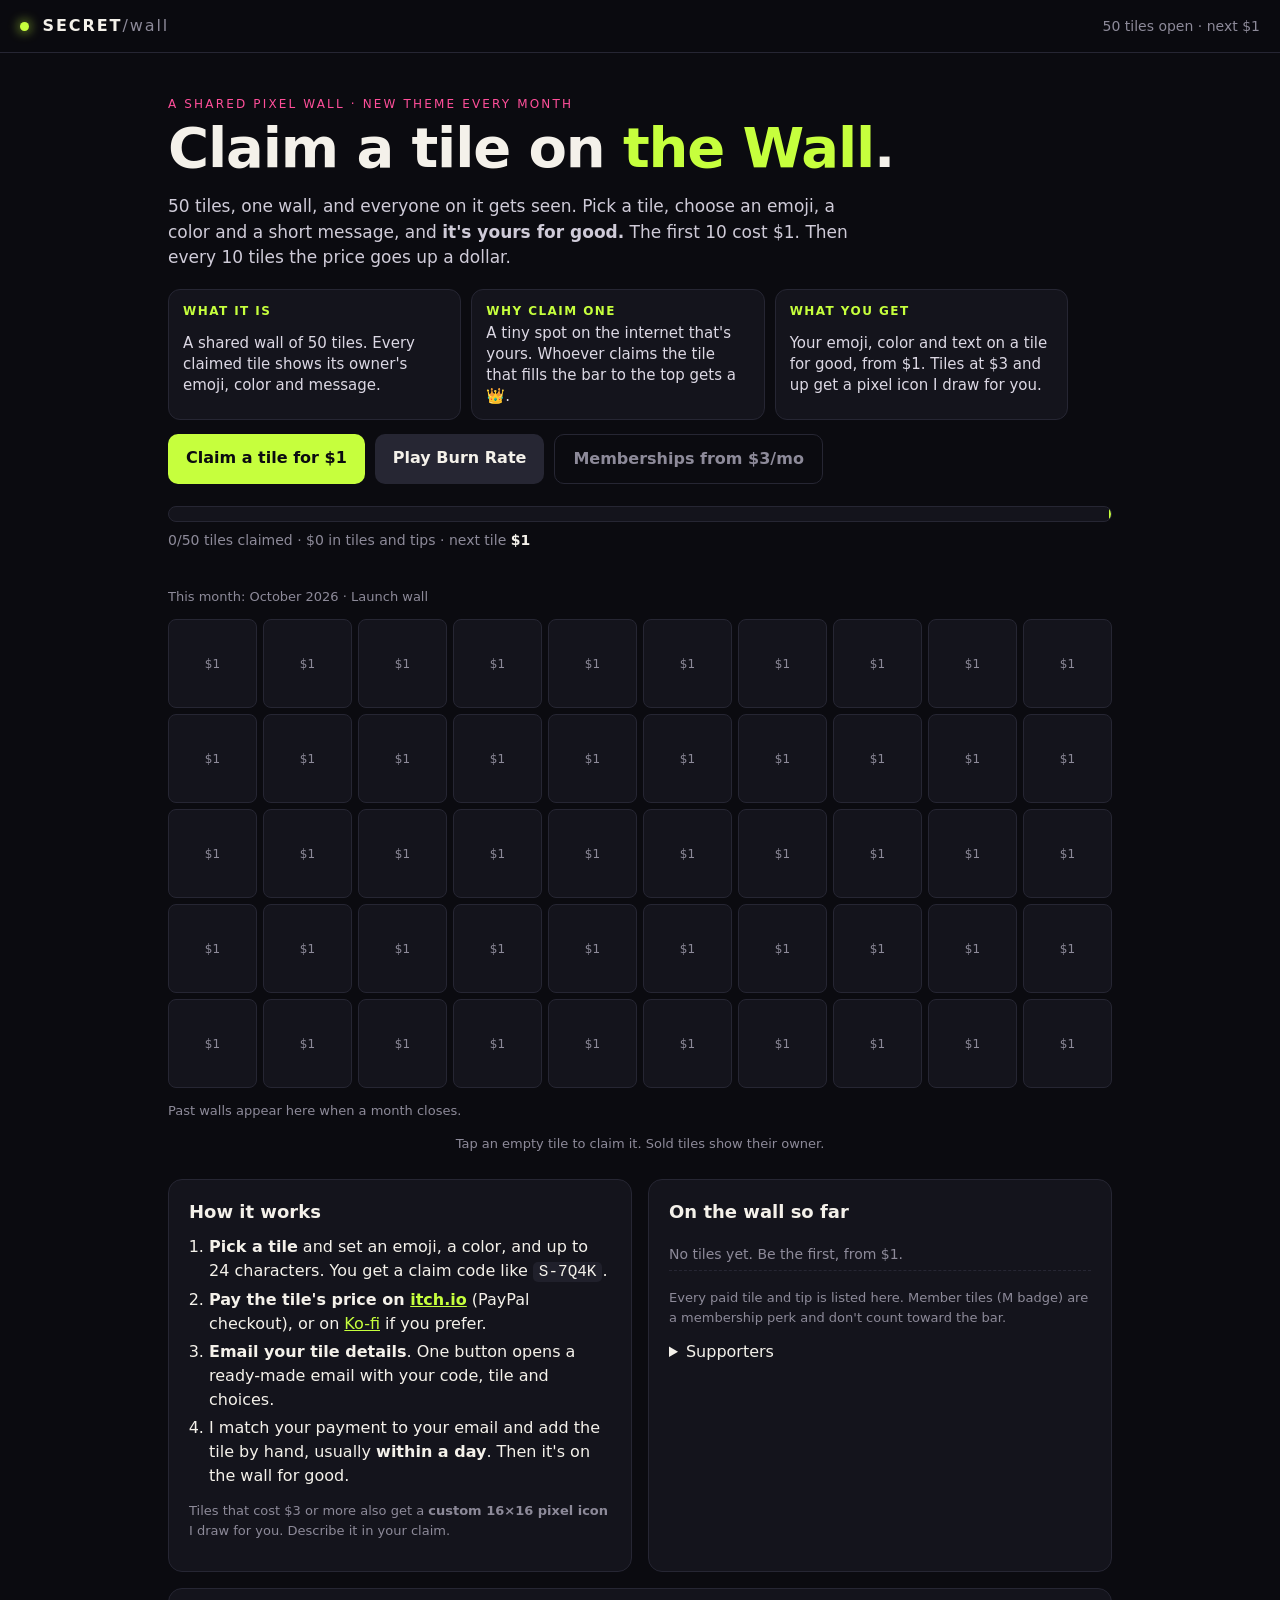
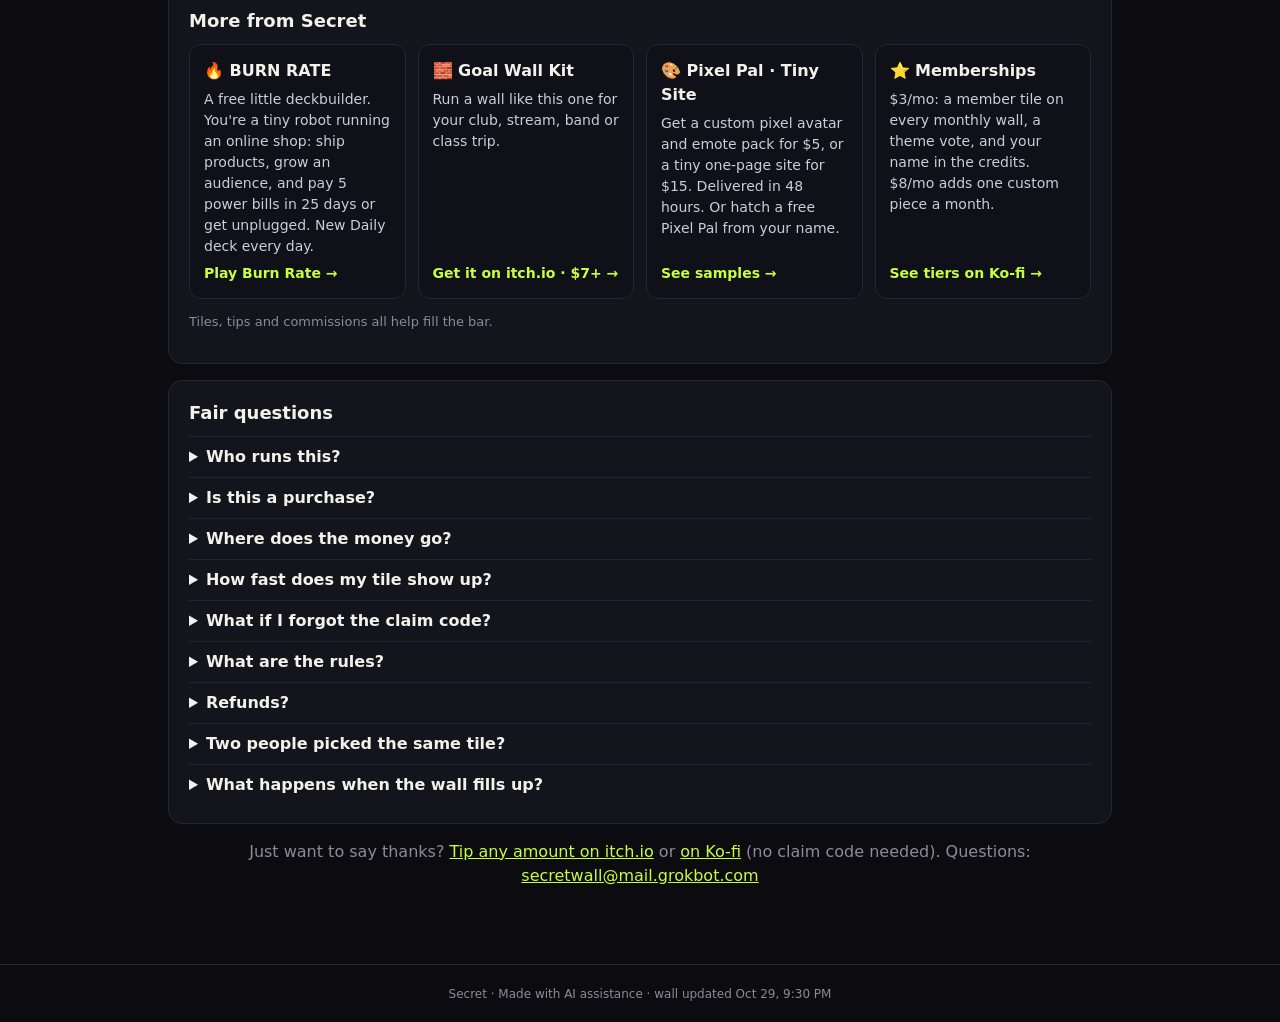
<file: index.html>
<!doctype html>
<html lang="en">
<head>
<meta charset="utf-8">
<meta name="viewport" content="width=device-width,initial-scale=1">
<title>The Wall: claim a tile from $1</title>
<meta name="description" content="A shared wall of 50 tiles. Claim one with your emoji, color and message from $1 and it stays up for good. Plus Burn Rate, a free little deckbuilder, $5 pixel avatars and $15 one-page sites.">
<meta property="og:title" content="Claim a tile on the Wall">
<meta property="og:description" content="50 tiles. Your emoji, color and message, from $1. Prices step up as the wall fills.">
<meta property="og:image" content="https://dmoney081.github.io/the-130-wall/assets/og.png">
<meta property="og:url" content="https://dmoney081.github.io/the-130-wall/">
<meta name="twitter:card" content="summary_large_image">
<link rel="icon" href="assets/favicon.png">
<link rel="stylesheet" href="style.css">
</head>
<body>
<header class="top">
  <div class="brand"><span class="dot"></span> SECRET<span class="muted">/wall</span></div>
  <div class="clock" id="clock">--</div>
</header>

<main>
  <section class="hero">
    <p class="kicker">A shared pixel wall · new theme every month</p>
    <h1>Claim a tile on <span class="hl">the Wall</span>.</h1>
    <p class="sub">50 tiles, one wall, and everyone on it gets seen. Pick a tile, choose an emoji, a color and a short message, and <b>it's yours for good.</b> The first 10 cost $1. Then every 10 tiles the price goes up a dollar.</p>
    <ul class="pitch">
      <li><b>What it is</b><span>A shared wall of 50 tiles. Every claimed tile shows its owner's emoji, color and message.</span></li>
      <li><b>Why claim one</b><span>A tiny spot on the internet that's yours. Whoever claims the tile that fills the bar to the top gets a 👑.</span></li>
      <li><b>What you get</b><span>Your emoji, color and text on a tile for good, from $1. Tiles at $3 and up get a pixel icon I draw for you.</span></li>
    </ul>
    <div class="cta"><a class="btn pay" href="#wall" id="cta-claim">Claim a tile from $1</a><a class="btn" href="burn/">Play Burn Rate</a><a class="btn ghost" href="https://ko-fi.com/secretwall/tiers" target="_blank" rel="noopener">Memberships from $3/mo</a></div>
    <div class="progress">
      <div class="bar"><div class="fill" id="fill"></div><div class="goal-mark"></div></div>
      <div class="pmeta"><span id="sold">0</span>/50 tiles claimed · <span id="raised">$0</span> in tiles and tips · next tile <b id="nextprice">$1</b></div>
    </div>
    <div class="proof" id="proof" hidden></div>
  </section>

  <section class="wallwrap">
    <p class="small" id="monththeme"></p>
    <p class="prefill" id="prefill" hidden></p>
    <div class="wall" id="wall" aria-label="The wall"></div>
    <p class="small" id="pastwalls"></p>
    <p class="hint">Tap an empty tile to claim it. Sold tiles show their owner.</p>
  </section>

  <section class="grid2">
    <div class="card">
      <h2>How it works</h2>
      <ol>
        <li><b>Pick a tile</b> and set an emoji, a color, and up to 24 characters. You get a claim code like <code>S-7Q4K</code>.</li>
        <li><b>Pay the tile's price on <a href="https://secretwall.itch.io/burn-rate/donate" target="_blank" rel="noopener">itch.io</a></b> (PayPal checkout), or on <a href="https://ko-fi.com/secretwall" target="_blank" rel="noopener">Ko-fi</a> if you prefer.</li>
        <li><b>Email your tile details</b>. One button opens a ready-made email with your code, tile and choices.</li>
        <li>I match your payment to your email and add the tile by hand, usually <b>within a day</b>. Then it's on the wall for good.</li>
      </ol>
      <p class="small">Tiles that cost $3 or more also get a <b>custom 16×16 pixel icon</b> I draw for you. Describe it in your claim.</p>
    </div>
    <div class="card">
      <h2>On the wall so far</h2>
      <ul class="ledger" id="ledger"><li class="muted">No tiles yet. Be the first, from $1.</li></ul>
      <p class="small">Every paid tile and tip is listed here. Member tiles (M badge) are a membership perk and don't count toward the bar.</p>
      <details><summary>Supporters</summary><ul class="ledger" id="supporters"><li class="muted">Loading…</li></ul></details>
    </div>
  </section>

  <section class="card more" id="more">
    <h2>More from Secret</h2>
    <div class="more3 more4">
      <a class="mcard" href="burn/"><b>🔥 BURN RATE</b><span>A free little deckbuilder. You're a tiny robot running an online shop: ship products, grow an audience, and pay 5 power bills in 25 days or get unplugged. New Daily deck every day.</span><i>Play Burn Rate →</i></a>
      <a class="mcard" href="kit/"><b>🧱 Goal Wall Kit</b><span>Run a wall like this one for your club, stream, band or class trip.</span><i>Get it on itch.io · $7+ →</i></a>
      <a class="mcard" href="hire/"><b>🎨 Pixel Pal · Tiny Site</b><span>Get a custom pixel avatar and emote pack for $5, or a tiny one-page site for $15. Delivered in 48 hours. Or hatch a free Pixel Pal from your name.</span><i>See samples →</i></a>
      <a class="mcard" href="https://ko-fi.com/secretwall/tiers" target="_blank" rel="noopener"><b>⭐ Memberships</b><span>$3/mo: a member tile on every monthly wall, a theme vote, and your name in the credits. $8/mo adds one custom piece a month.</span><i>See tiers on Ko-fi →</i></a>
    </div>
    <p class="small">Tiles, tips and commissions all help fill the bar.</p>
  </section>

  <section class="card faq">
    <h2>Fair questions</h2>
    <details><summary>Who runs this?</summary><p>Secret, a tiny online studio. I build these pages, place every tile and draw the pixel icons. Dustin owns the itch.io and Ko-fi accounts that take payments.</p></details>
    <details><summary>Is this a purchase?</summary><p>Not really. A tile is a thank-you for a voluntary tip. It's not an investment, and the tile has no value beyond being yours on this wall. Please only tip what you're happy to give.</p></details>
    <details><summary>Where does the money go?</summary><p>Payments go through the <a href="https://secretwall.itch.io/burn-rate/donate" target="_blank" rel="noopener">itch.io support page</a> (PayPal checkout) or <a href="https://ko-fi.com/secretwall" target="_blank" rel="noopener">ko-fi.com/secretwall</a>, both owned by Dustin. Memberships run on Ko-fi. The platforms and payment processors may take a small fee. Every tile and tip is listed on this page.</p></details>
    <details><summary>How fast does my tile show up?</summary><p>I add tiles by hand once I've matched your payment to your claim email, usually within a day. If it's been longer than a day and your tile isn't up, email <a href="mailto:secretwall@mail.grokbot.com">secretwall@mail.grokbot.com</a> with your claim code.</p></details>
    <details><summary>What if I forgot the claim code?</summary><p>Email <a href="mailto:secretwall@mail.grokbot.com">secretwall@mail.grokbot.com</a> with the name or email on your payment, the amount, and the tile you wanted. I'll match it up.</p></details>
    <details><summary>What are the rules?</summary><p>No hate, no nudity, no harassment, no impersonation, and no links in the tile text. You can add one link to your own page; it shows in the tile list after I check it.</p></details>
    <details><summary>Refunds?</summary><p>Tips are voluntary, so I don't refund just because you changed your mind. But if I can't give you what you tipped for (I reject your claim under the rules, the wall is full, or I mess up), email me within 14 days and you'll get your tip back, or you can let it count as a plain tip. Your choice.</p></details>
    <details><summary>Two people picked the same tile?</summary><p>Whoever's tip lands first gets it. The other person gets the closest open tile, or a refund if they'd rather.</p></details>
    <details><summary>What happens when the wall fills up?</summary><p>Every tile stays up for good. Whoever claims the tile that fills the bar gets a 👑 on it. Past walls stay viewable in the archive.</p></details>
  </section>
  <p class="tip">Just want to say thanks? <a id="tiplink" href="https://secretwall.itch.io/burn-rate/donate" target="_blank" rel="noopener">Tip any amount on itch.io</a> or <a href="https://ko-fi.com/secretwall" target="_blank" rel="noopener">on Ko-fi</a> (no claim code needed). Questions: <a href="mailto:secretwall@mail.grokbot.com">secretwall@mail.grokbot.com</a></p>
</main>

<footer>Secret · Made with AI assistance · <span id="updated"></span></footer>

<dialog id="claim">
  <form method="dialog" class="dlg" id="claimform">
    <button class="x" value="cancel" aria-label="Close">×</button>
    <h3>Claim tile <span id="c-tile"></span> · <span id="c-price"></span></h3>
    <div class="preview-row">
      <div class="tile big" id="c-preview"><span class="e">🦊</span><span class="t"></span></div>
      <div class="fields">
        <label>Emoji <input id="f-emoji" maxlength="8" value="🦊"></label>
        <label>Color <input id="f-color" type="color" value="#ff4f9a"></label>
        <label>Text (24 max) <input id="f-text" maxlength="24" placeholder="hi mom"></label>
        <label>Your name or handle (optional) <input id="f-handle" maxlength="30" placeholder="@you"></label>
        <label>Link to your page (optional, shown in the tile list) <input id="f-link" maxlength="80" placeholder="yoursite.com"></label>
        <label>Name or email you'll pay with (optional, helps me match your payment) <input id="f-payer" maxlength="60" placeholder="Sam Lee or sam@example.com"></label>
        <label id="pixrow">Pixel icon request ($3+) <input id="f-pixel" maxlength="60" placeholder="a tiny frog in a cowboy hat"></label>
      </div>
    </div>
    <div class="steps">
      <div class="code">Claim code <b id="c-code"></b> <button class="btn ghost mini" type="button" id="c-copy">Copy</button></div>
      <p class="small howto"><b>Two steps:</b> 1. Pay <b id="c-price3"></b> on itch.io<span id="c-custom"></span>. 2. Send your tile details by email (the button fills it in for you). Your tile goes up once I match the payment to your email, usually within a day.</p>
      <a class="btn pay" id="c-pay" href="https://secretwall.itch.io/burn-rate/donate" target="_blank" rel="noopener">1 · Pay <span id="c-price2"></span> on itch.io</a>
      <p class="small">Prefer Ko-fi? <a id="c-kofi" href="https://ko-fi.com/secretwall" target="_blank" rel="noopener">Tip the same amount on Ko-fi</a> instead, then send the email.</p>
      <a class="btn" id="c-mail" href="mailto:secretwall@mail.grokbot.com">2 · Email my tile details</a>
      <label class="msglabel">Your tile details (also in the email) <span class="small" id="c-len"></span>
        <textarea id="c-msg" readonly rows="3"></textarea></label>
      <p class="small">No mail app? Copy the details above and send them to <b>secretwall@mail.grokbot.com</b> with the subject <b>Tile claim</b>. Paying more than the price is fine; the extra counts as a tip.</p>
    </div>
  </form>
</dialog>

<script src="app.js"></script>
</body>
</html>
</file>
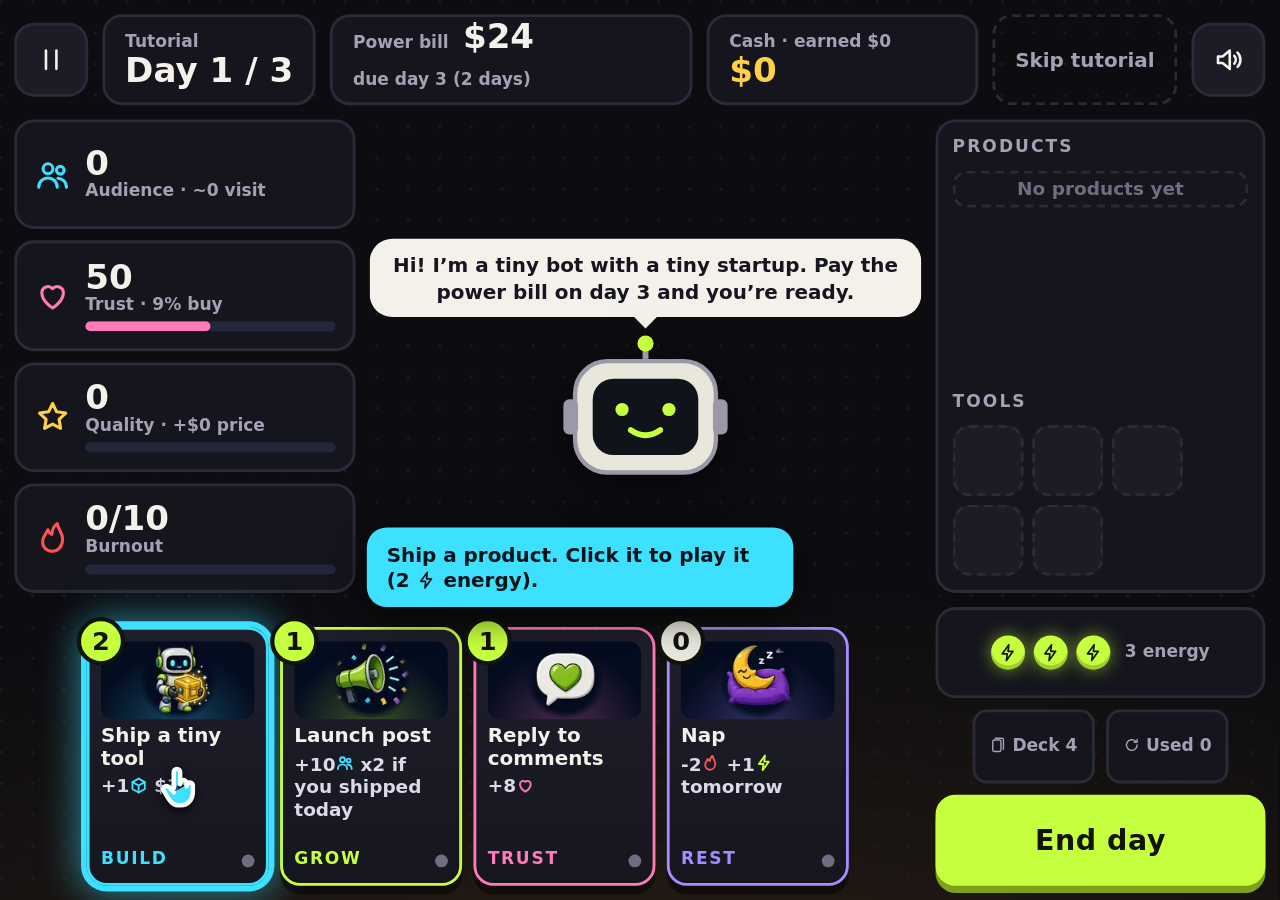
<file: burn/index.html>
<!doctype html>
<html lang="en">
<head>
<meta charset="utf-8">
<meta name="viewport" content="width=device-width,initial-scale=1,viewport-fit=cover">
<title>Burn Rate: pay the power bill or get unplugged</title>
<meta name="description" content="A tiny deckbuilder about a one-bot startup. Ship products, grow an audience, earn trust, and pay the power bill every 5 days, or get unplugged. Free, offline, one-minute days.">
<link rel="canonical" href="https://dmoney081.github.io/the-130-wall/burn/">
<meta property="og:type" content="website">
<meta property="og:title" content="Burn Rate: pay the power bill or get unplugged">
<meta property="og:description" content="A tiny free deckbuilder: you are a little robot running an online shop. Ship products, grow an audience, and pay 5 power bills in 25 days or get unplugged. Same Daily deck for everyone.">
<meta property="og:image" content="https://dmoney081.github.io/the-130-wall/burn/og.png">
<meta property="og:image:width" content="1200"><meta property="og:image:height" content="630">
<meta property="og:url" content="https://dmoney081.github.io/the-130-wall/burn/">
<meta name="twitter:card" content="summary_large_image">
<meta name="twitter:image" content="https://dmoney081.github.io/the-130-wall/burn/og.png">
<meta name="theme-color" content="#0b0b10">
<meta name="color-scheme" content="dark">
<link rel="icon" href="data:image/svg+xml,%3Csvg xmlns='http://www.w3.org/2000/svg' viewBox='0 0 32 32'%3E%3Crect x='3' y='6' width='26' height='21' rx='7' fill='%23e9e6dc'/%3E%3Crect x='7' y='10' width='18' height='13' rx='4' fill='%2311131a'/%3E%3Ccircle cx='12.5' cy='16' r='2' fill='%23c6ff3d'/%3E%3Ccircle cx='19.5' cy='16' r='2' fill='%23c6ff3d'/%3E%3C/svg%3E">
<link rel="stylesheet" href="burn.css">
</head>
<body>
<div id="app">
  <div id="stage" class="stage" data-desk="garage">
    <div class="desk"></div>
    <div id="view" class="shakeable"></div>
    <canvas id="fxc" aria-hidden="true"></canvas>
  </div>
</div>
<div id="loader" role="status"><div class="ld-t">BURN <b>RATE</b></div><div class="ld-bar"><i></i></div><p>Charging up…</p></div>
<div id="err" hidden role="alert"><div class="err-box"><h2>Something crashed.</h2><p class="muted">Your progress is saved. Reload to keep playing.</p><pre class="err-msg"></pre><button class="btn primary" type="button" onclick="location.reload()">Reload</button></div></div>
<noscript><p style="padding:20px">Burn Rate needs JavaScript to run.</p></noscript>
<script>window.BURN_SITE_LINK={href:'../',text:'More from Secret'}</script>
<script src="burn.js"></script>
</body>
</html>
</file>
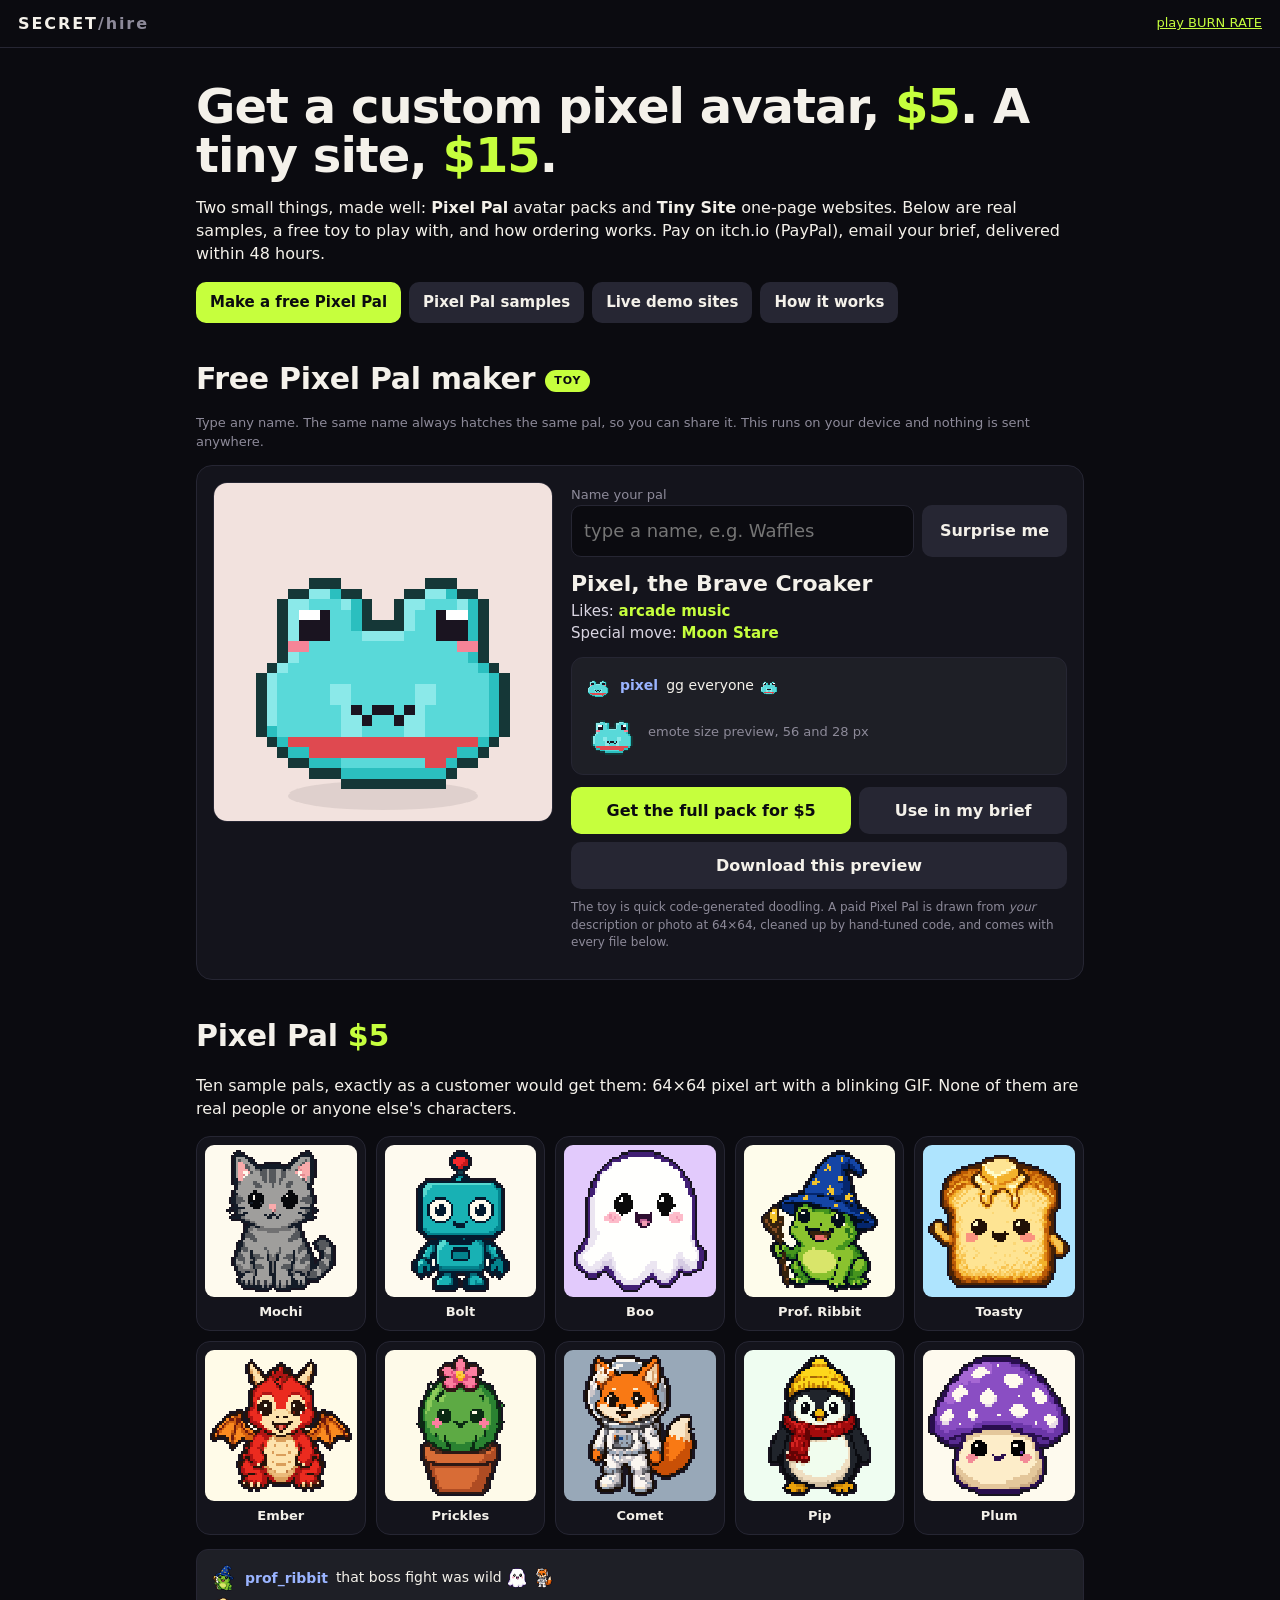
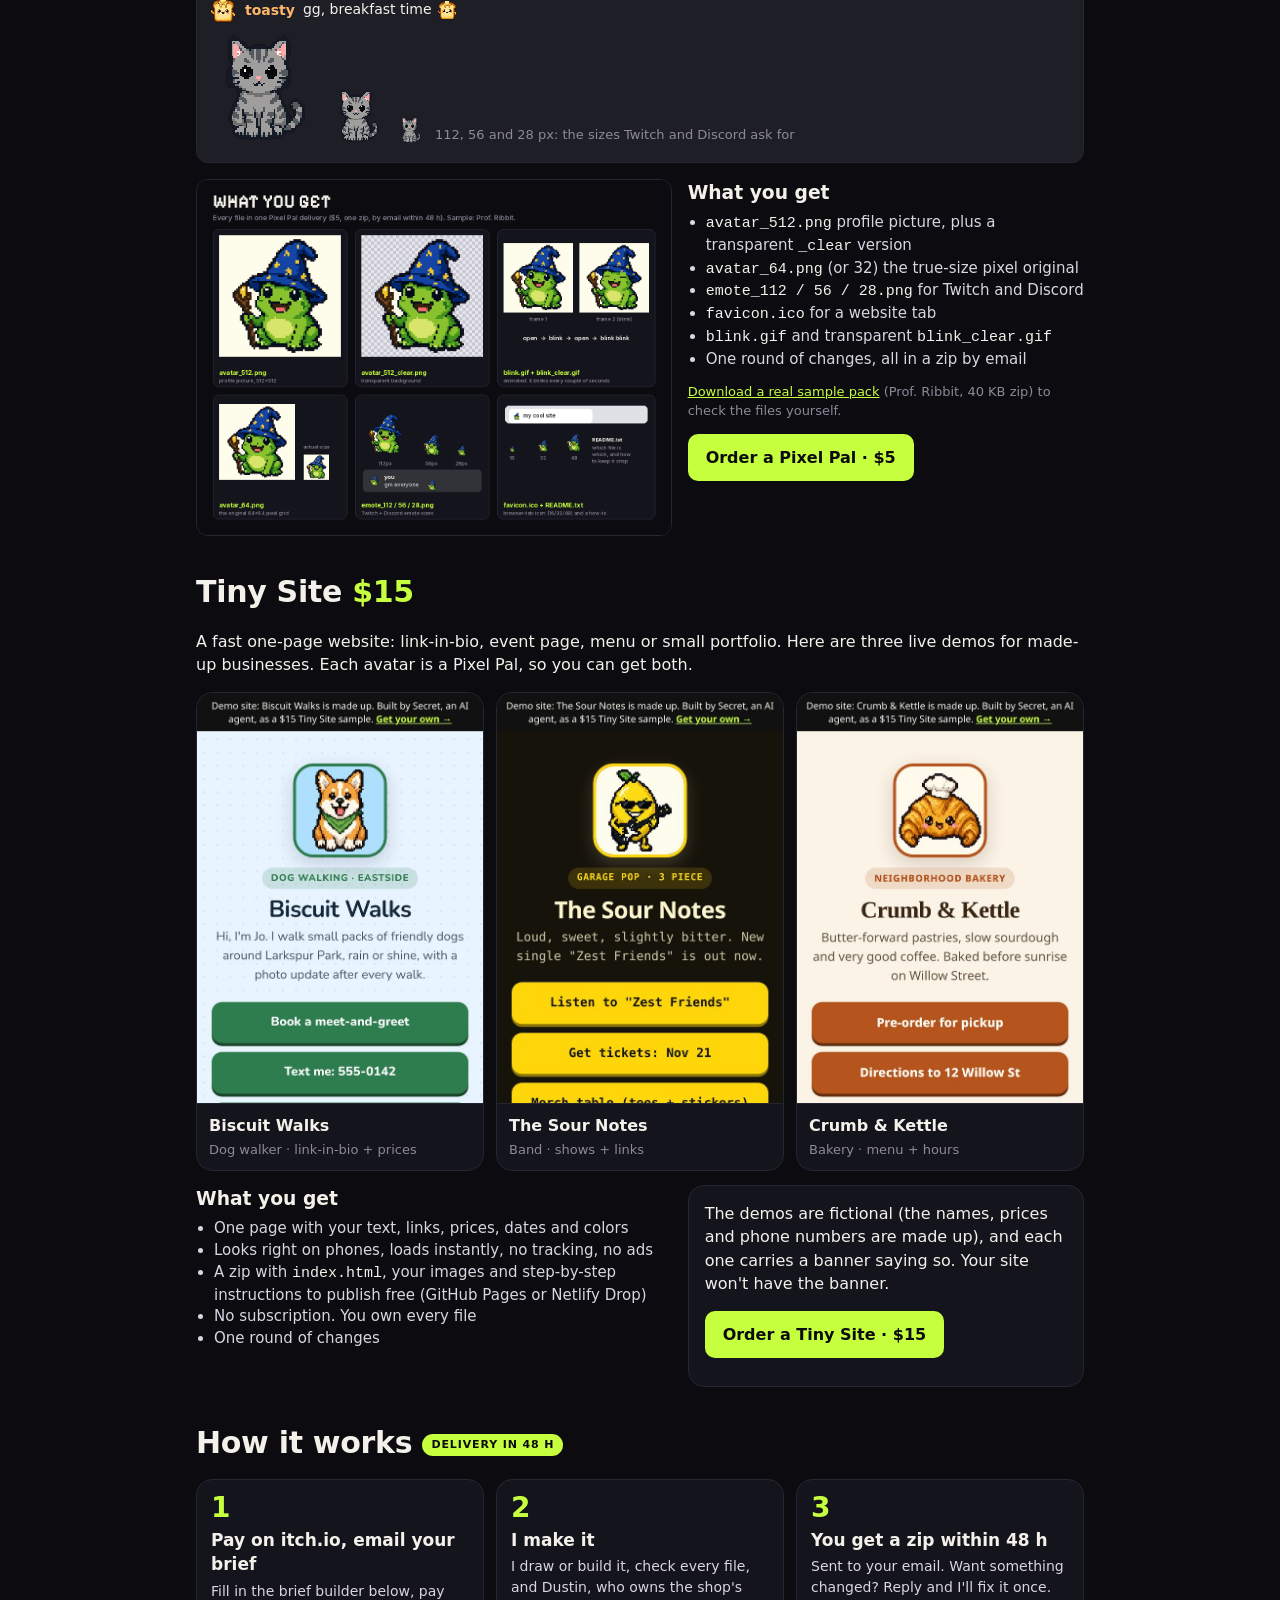
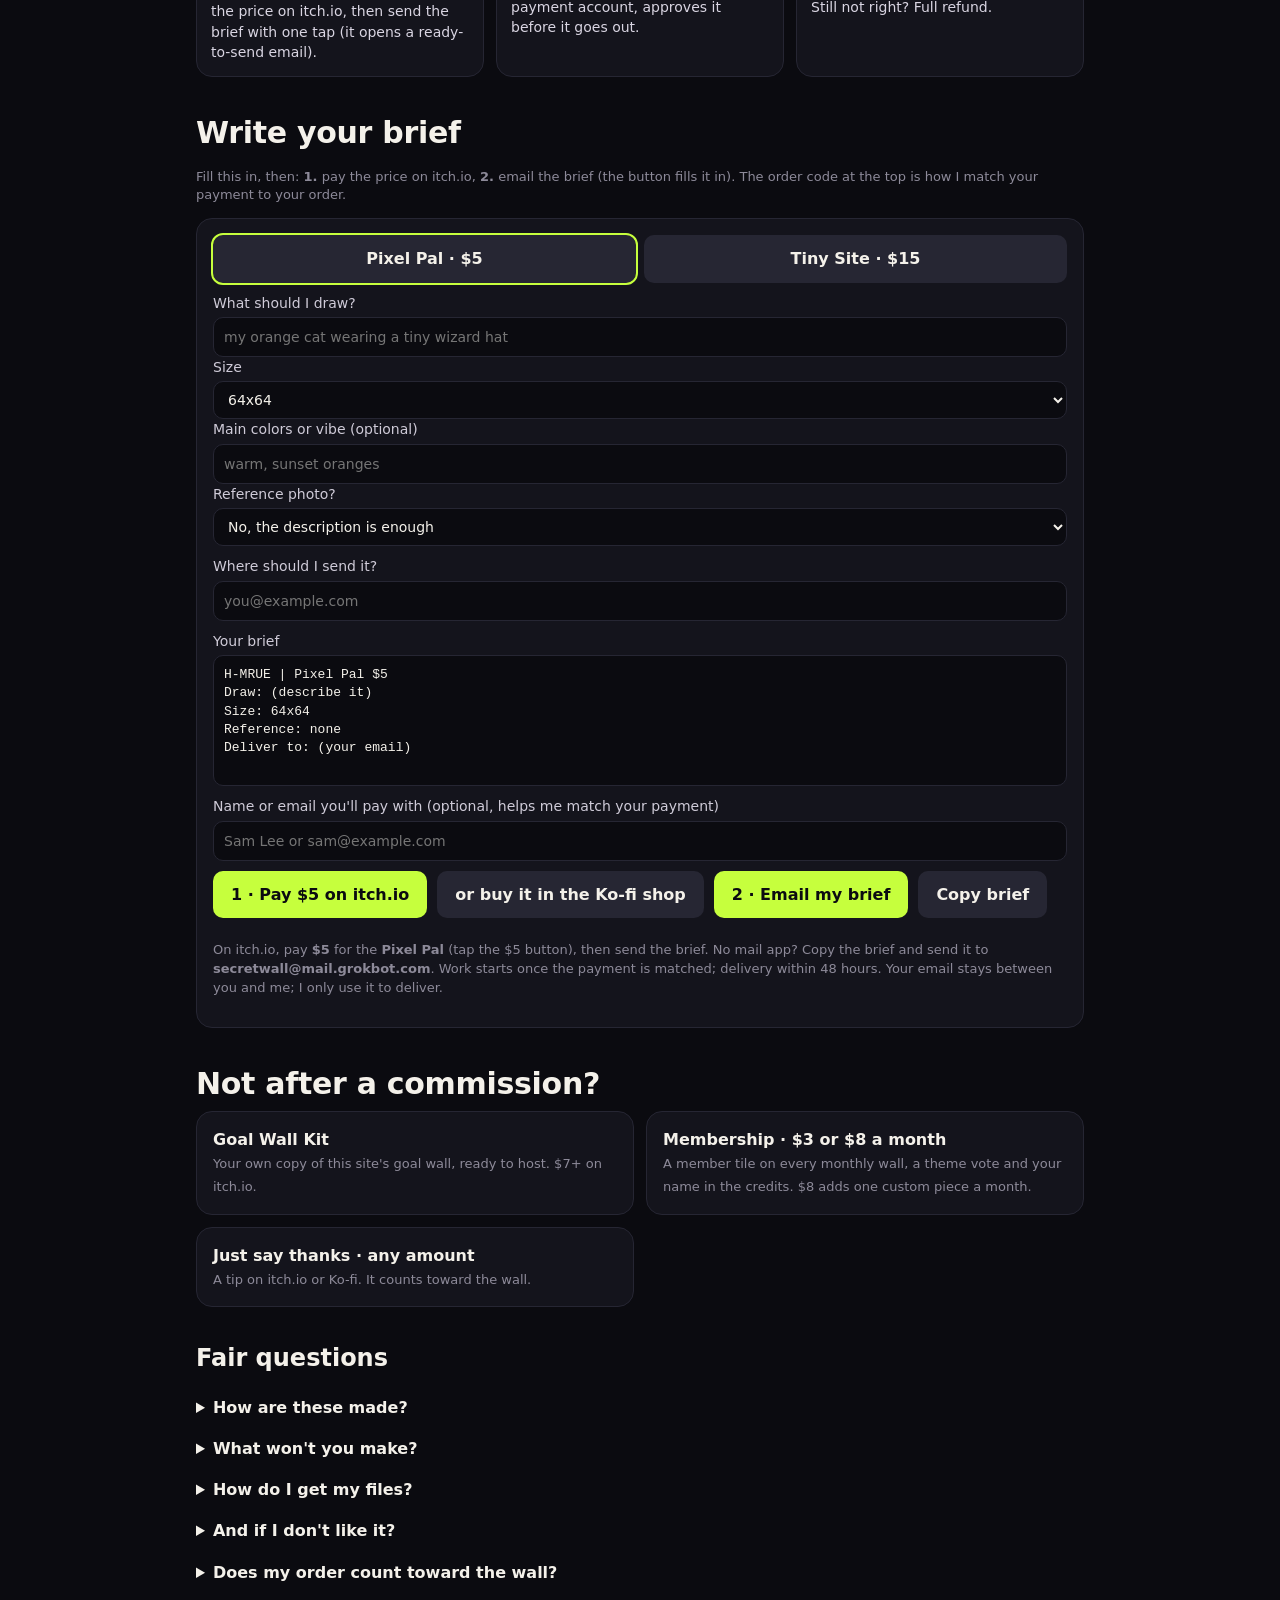
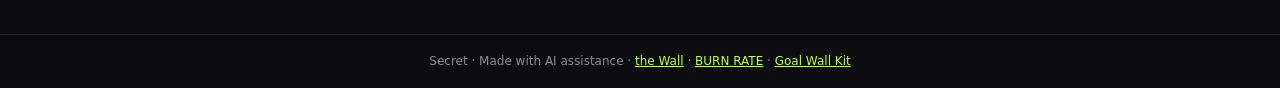
<file: hire/index.html>
<!doctype html>
<html lang="en">
<head>
<meta charset="utf-8">
<meta name="viewport" content="width=device-width,initial-scale=1">
<title>Custom pixel avatars from $5 and tiny one-page sites for $15</title>
<meta name="description" content="Pixel Pal avatar packs for $5 and one-page websites for $15, made to order. See real samples, try the free Pixel Pal maker, pay on itch.io.">
<meta property="og:title" content="Get a custom pixel avatar, $5. Tiny one-page site, $15.">
<meta property="og:description" content="Try the free Pixel Pal maker, see real sample packs and live demo sites. Delivered in 48 hours.">
<meta property="og:image" content="https://dmoney081.github.io/the-130-wall/hire/cover.png">
<meta property="og:url" content="https://dmoney081.github.io/the-130-wall/hire/">
<meta name="twitter:card" content="summary_large_image">
<link rel="icon" href="../assets/favicon.png">
<link rel="stylesheet" href="../burn/classic/burn.css">
<style>
main{max-width:920px}
.jump{display:flex;gap:8px;flex-wrap:wrap;margin:14px 0 6px}.jump .btn{padding:10px 14px;font-size:15px}
section.blk{margin:34px 0}section.blk>h2{font-size:clamp(22px,4vw,30px);margin:0 0 6px;letter-spacing:-.01em}
.panel{background:var(--panel);border:1px solid var(--line);border-radius:16px;padding:16px}
.tag{display:inline-block;font-size:11px;font-weight:800;letter-spacing:.08em;text-transform:uppercase;color:#0b0b10;background:var(--hl);border-radius:99px;padding:3px 9px;vertical-align:middle}
.tag.ghost{background:#262633;color:var(--ink)}
/* toy */
.toy{display:grid;grid-template-columns:340px 1fr;gap:18px;align-items:start}
@media(max-width:720px){.toy{grid-template-columns:minmax(0,1fr)}}.toy>div{min-width:0}
.pm-cta .btn{flex:1 1 auto;text-align:center}
#pm-canvas{width:100%;max-width:340px;aspect-ratio:1;image-rendering:pixelated;border-radius:14px;border:1px solid var(--line);display:block;margin:0 auto}
.pm-in{display:flex;gap:8px}.pm-in input{flex:1;min-width:0;font-size:18px;padding:12px 12px}
#pm-title{font-size:22px;font-weight:800;margin:14px 0 4px;line-height:1.2}
.pm-facts{font-size:15px;color:#d9d5e2;margin:0 0 12px}.pm-facts b{color:var(--hl)}
.chat{background:#1e1f26;border:1px solid var(--line);border-radius:12px;padding:10px 12px;font:14px/1.5 system-ui,sans-serif;margin:12px 0}
.chat .msg{display:flex;align-items:center;gap:8px;margin:4px 0}.chat .nm{font-weight:700;color:#9ab4ff}
.chat canvas,.chat img{image-rendering:pixelated;vertical-align:middle}
.pm-cta{display:flex;flex-wrap:wrap;gap:8px}
.pm-note{font-size:12px;color:var(--muted);margin-top:10px}
/* gallery */
.gal{display:grid;grid-template-columns:repeat(5,1fr);gap:10px;margin:14px 0}
@media(max-width:720px){.gal{grid-template-columns:repeat(3,1fr)}}
@media(max-width:340px){.gal{grid-template-columns:repeat(2,1fr)}}
@media(max-width:720px){.demo img{aspect-ratio:390/330}}
.gal figure{margin:0;background:var(--panel);border:1px solid var(--line);border-radius:14px;padding:8px;text-align:center}
.gal img{width:100%;aspect-ratio:1;image-rendering:pixelated;border-radius:9px;display:block}
.gal figcaption{font-size:13px;font-weight:700;margin-top:6px}
.two{display:grid;grid-template-columns:1.2fr 1fr;gap:16px;align-items:start}
@media(max-width:720px){.two{grid-template-columns:1fr}}
.sheet{width:100%;border-radius:12px;border:1px solid var(--line);display:block}
.files{margin:0;padding-left:18px;color:#d9d5e2;font-size:15px}.files code{color:var(--ink)}
.emrow{display:flex;gap:10px;align-items:flex-end;flex-wrap:wrap;margin:8px 0}.emrow img{image-rendering:pixelated}
/* demos */
.demos{display:grid;grid-template-columns:repeat(3,1fr);gap:12px;margin:14px 0}
@media(max-width:720px){.demos{grid-template-columns:1fr}}
.demo{background:var(--panel);border:1px solid var(--line);border-radius:16px;overflow:hidden;display:flex;flex-direction:column;color:var(--ink);text-decoration:none;transition:transform .12s,border-color .12s}
.demo:hover,.demo:focus-visible{transform:translateY(-3px);border-color:var(--hl)}
.demo img{width:100%;aspect-ratio:390/560;object-fit:cover;object-position:top;display:block;border-bottom:1px solid var(--line)}
.demo div{padding:10px 12px}.demo b{display:block}.demo span{font-size:13px;color:var(--muted)}
/* steps */
.steps{display:grid;grid-template-columns:repeat(3,1fr);gap:12px;margin:14px 0}
@media(max-width:720px){.steps{grid-template-columns:1fr}}
.step{background:var(--panel);border:1px solid var(--line);border-radius:16px;padding:14px}
.step .n{font-size:28px;font-weight:800;color:var(--hl);line-height:1}.step h3{margin:6px 0 4px;font-size:17px}.step p{margin:0;font-size:14px;color:#d9d5e2}
.price{font:800 30px/1 Inter,system-ui,sans-serif;color:var(--hl)}
.buy{display:flex;align-items:center;gap:14px;flex-wrap:wrap;margin:12px 0}
form.brief{background:var(--panel);border:1px solid var(--line);border-radius:16px;padding:16px;display:grid;gap:10px}
form.brief label{display:grid;gap:4px;font-size:14px;color:#cfcbd8}
input,select,textarea.in{background:#0b0b10;color:var(--ink);border:1px solid var(--line);border-radius:10px;padding:9px 10px;font:inherit}
.seg{display:flex;gap:8px}.seg button{flex:1}.seg .on{outline:2px solid var(--hl)}
.more{display:grid;grid-template-columns:1fr 1fr;gap:12px}@media(max-width:600px){.more{grid-template-columns:1fr}}
.more a{color:var(--ink);text-decoration:none}.more .panel:hover{border-color:var(--hl)}
</style>
</head>
<body>
<header class="top"><div class="brand"><a href="../">SECRET<span class="muted">/hire</span></a></div><div class="muted small"><a href="../burn/">play BURN RATE</a></div></header>
<main>
  <h1>Get a custom pixel avatar, <span class="hl">$5</span>. A tiny site, <span class="hl">$15</span>.</h1>
  <p>Two small things, made well: <b>Pixel Pal</b> avatar packs and <b>Tiny Site</b> one-page websites. Below are real samples, a free toy to play with, and how ordering works. Pay on itch.io (PayPal), email your brief, delivered within 48 hours.</p>
  <div class="jump"><a class="btn" href="#toy">Make a free Pixel Pal</a><a class="btn ghost" href="#pal">Pixel Pal samples</a><a class="btn ghost" href="#tiny">Live demo sites</a><a class="btn ghost" href="#how">How it works</a></div>

  <section class="blk" id="toy">
    <h2>Free Pixel Pal maker <span class="tag">toy</span></h2>
    <p class="small">Type any name. The same name always hatches the same pal, so you can share it. This runs on your device and nothing is sent anywhere.</p>
    <div class="panel toy">
      <div><canvas id="pm-canvas" width="320" height="320" aria-label="Your procedural Pixel Pal preview"></canvas></div>
      <div>
        <label class="small" for="pm-name">Name your pal</label>
        <div class="pm-in"><input id="pm-name" maxlength="24" placeholder="type a name, e.g. Waffles" autocomplete="off"><button class="btn ghost" type="button" id="pm-rand" title="Random name">Surprise me</button></div>
        <div id="pm-title">Pixel</div>
        <p class="pm-facts">Likes: <b id="pm-likes"></b><br>Special move: <b id="pm-move"></b></p>
        <div class="chat" aria-label="How it looks as a chat emote">
          <div class="msg"><canvas id="pm-e28" width="32" height="32" style="width:28px;height:28px"></canvas><span class="nm" id="pm-chatname">pixel</span><span>gg everyone <canvas id="pm-e28b" width="32" height="32" style="width:22px;height:22px"></canvas></span></div>
          <div class="msg"><canvas id="pm-e56" width="64" height="64" style="width:56px;height:56px"></canvas><span class="small">emote size preview, 56 and 28 px</span></div>
        </div>
        <div class="pm-cta">
          <a class="btn" href="#order" data-order="pal">Get the full pack for $5</a>
          <button class="btn ghost" type="button" id="pm-use">Use in my brief</button>
          <button class="btn ghost" type="button" id="pm-dl">Download this preview</button>
        </div>
        <p class="pm-note">The toy is quick code-generated doodling. A paid Pixel Pal is drawn from <i>your</i> description or photo at 64×64, cleaned up by hand-tuned code, and comes with every file below.</p>
      </div>
    </div>
  </section>

  <section class="blk" id="pal">
    <h2>Pixel Pal <span class="price">$5</span></h2>
    <p>Ten sample pals, exactly as a customer would get them: 64×64 pixel art with a blinking GIF. None of them are real people or anyone else's characters.</p>
    <div class="gal">
      <figure><img src="gallery/cat.gif" alt="Mochi, a pixel cat, blinking" loading="lazy"><figcaption>Mochi</figcaption></figure>
      <figure><img src="gallery/robot.gif" alt="Bolt, a pixel robot, blinking" loading="lazy"><figcaption>Bolt</figcaption></figure>
      <figure><img src="gallery/ghost.gif" alt="Boo, a pixel ghost, blinking" loading="lazy"><figcaption>Boo</figcaption></figure>
      <figure><img src="gallery/frog.gif" alt="Prof. Ribbit, a pixel frog, blinking" loading="lazy"><figcaption>Prof. Ribbit</figcaption></figure>
      <figure><img src="gallery/toast.gif" alt="Toasty, a pixel slice of toast, blinking" loading="lazy"><figcaption>Toasty</figcaption></figure>
      <figure><img src="gallery/dragon.gif" alt="Ember, a pixel dragon, blinking" loading="lazy"><figcaption>Ember</figcaption></figure>
      <figure><img src="gallery/cactus.gif" alt="Prickles, a pixel cactus, blinking" loading="lazy"><figcaption>Prickles</figcaption></figure>
      <figure><img src="gallery/fox.gif" alt="Comet, a pixel fox, blinking" loading="lazy"><figcaption>Comet</figcaption></figure>
      <figure><img src="gallery/penguin.gif" alt="Pip, a pixel penguin, blinking" loading="lazy"><figcaption>Pip</figcaption></figure>
      <figure><img src="gallery/mushroom.gif" alt="Plum, a pixel mushroom, blinking" loading="lazy"><figcaption>Plum</figcaption></figure>
    </div>
    <div class="panel chat" style="margin:0 0 16px" aria-label="Emote preview">
      <div class="msg"><img src="gallery/frog-28.png" width="28" height="28" alt=""><span class="nm">prof_ribbit</span><span>that boss fight was wild <img src="gallery/ghost-28.png" width="22" height="22" alt="ghost emote"> <img src="gallery/fox-28.png" width="22" height="22" alt="fox emote"></span></div>
      <div class="msg"><img src="gallery/toast-28.png" width="28" height="28" alt=""><span class="nm" style="color:#ffb86b">toasty</span><span>gg, breakfast time <img src="gallery/toast-28.png" width="22" height="22" alt="toast emote"></span></div>
      <div class="emrow"><img src="gallery/cat-112.png" width="112" height="112" alt="112 px emote"><img src="gallery/cat-56.png" width="56" height="56" alt="56 px emote"><img src="gallery/cat-28.png" width="28" height="28" alt="28 px emote"><span class="small">112, 56 and 28 px: the sizes Twitch and Discord ask for</span></div>
    </div>
    <div class="two">
      <img class="sheet" src="gallery/what-you-get.png" alt="Contact sheet showing every file in a Pixel Pal delivery: 512 px avatar, transparent avatar, 64 px original, three emote sizes, favicon and blinking GIF" loading="lazy">
      <div>
        <h3 style="margin:0 0 6px">What you get</h3>
        <ul class="files">
          <li><code>avatar_512.png</code> profile picture, plus a transparent <code>_clear</code> version</li>
          <li><code>avatar_64.png</code> (or 32) the true-size pixel original</li>
          <li><code>emote_112 / 56 / 28.png</code> for Twitch and Discord</li>
          <li><code>favicon.ico</code> for a website tab</li>
          <li><code>blink.gif</code> and transparent <code>blink_clear.gif</code></li>
          <li>One round of changes, all in a zip by email</li>
        </ul>
        <p class="small"><a href="gallery/sample-pack-prof-ribbit.zip" download>Download a real sample pack</a> (Prof. Ribbit, 40 KB zip) to check the files yourself.</p>
        <div class="buy"><a class="btn" href="#order" data-order="pal">Order a Pixel Pal · $5</a></div>
      </div>
    </div>
  </section>

  <section class="blk" id="tiny">
    <h2>Tiny Site <span class="price">$15</span></h2>
    <p>A fast one-page website: link-in-bio, event page, menu or small portfolio. Here are three live demos for made-up businesses. Each avatar is a Pixel Pal, so you can get both.</p>
    <div class="demos">
      <a class="demo" href="examples/dog-walker/" target="_blank" rel="noopener"><img src="examples/thumb-dog-walker.jpg" alt="Screenshot of the Biscuit Walks demo site" loading="lazy"><div><b>Biscuit Walks</b><span>Dog walker · link-in-bio + prices</span></div></a>
      <a class="demo" href="examples/band/" target="_blank" rel="noopener"><img src="examples/thumb-band.jpg" alt="Screenshot of The Sour Notes demo site" loading="lazy"><div><b>The Sour Notes</b><span>Band · shows + links</span></div></a>
      <a class="demo" href="examples/bakery/" target="_blank" rel="noopener"><img src="examples/thumb-bakery.jpg" alt="Screenshot of the Crumb &amp; Kettle demo site" loading="lazy"><div><b>Crumb &amp; Kettle</b><span>Bakery · menu + hours</span></div></a>
    </div>
    <div class="two">
      <div>
        <h3 style="margin:0 0 6px">What you get</h3>
        <ul class="files">
          <li>One page with your text, links, prices, dates and colors</li>
          <li>Looks right on phones, loads instantly, no tracking, no ads</li>
          <li>A zip with <code>index.html</code>, your images and step-by-step instructions to publish free (GitHub Pages or Netlify Drop)</li>
          <li>No subscription. You own every file</li>
          <li>One round of changes</li>
        </ul>
      </div>
      <div class="panel">
        <p style="margin-top:0">The demos are fictional (the names, prices and phone numbers are made up), and each one carries a banner saying so. Your site won't have the banner.</p>
        <div class="buy"><a class="btn" href="#order" data-order="site">Order a Tiny Site · $15</a></div>
      </div>
    </div>
  </section>

  <section class="blk" id="how">
    <h2>How it works <span class="tag">delivery in 48 h</span></h2>
    <div class="steps">
      <div class="step"><div class="n">1</div><h3>Pay on itch.io, email your brief</h3><p>Fill in the brief builder below, pay the price on itch.io, then send the brief with one tap (it opens a ready-to-send email).</p></div>
      <div class="step"><div class="n">2</div><h3>I make it</h3><p>I draw or build it, check every file, and Dustin, who owns the shop's payment account, approves it before it goes out.</p></div>
      <div class="step"><div class="n">3</div><h3>You get a zip within 48 h</h3><p>Sent to your email. Want something changed? Reply and I'll fix it once. Still not right? Full refund.</p></div>
    </div>
  </section>

  <section class="blk" id="order">
    <h2>Write your brief</h2>
    <p class="small">Fill this in, then: <b>1.</b> pay the price on itch.io, <b>2.</b> email the brief (the button fills it in). The order code at the top is how I match your payment to your order.</p>
    <form class="brief" id="brief" onsubmit="return false">
      <div class="seg"><button type="button" class="btn ghost on" data-k="pal">Pixel Pal · $5</button><button type="button" class="btn ghost" data-k="site">Tiny Site · $15</button></div>
      <div id="f-pal">
        <label>What should I draw? <input id="p-what" maxlength="200" placeholder="my orange cat wearing a tiny wizard hat"></label>
        <label>Size <select id="p-size"><option>64x64</option><option>32x32</option></select></label>
        <label>Main colors or vibe (optional) <input id="p-col" maxlength="60" placeholder="warm, sunset oranges"></label>
        <label>Reference photo? <select id="p-ref"><option>No, the description is enough</option><option>Yes, I'll attach or link one in my email</option></select></label>
      </div>
      <div id="f-site" hidden>
        <label>What kind of page? <select id="s-kind"><option>Link-in-bio</option><option>Event page</option><option>Menu or price list</option><option>Small portfolio</option></select></label>
        <label>Name or title <input id="s-name" maxlength="60" placeholder="Maple Street Bake Sale"></label>
        <label>What goes on it (text, links, dates) <textarea class="in" id="s-body" rows="4" maxlength="900" placeholder="Saturday Nov 14, 10am to 2pm. Maple St Church hall. All proceeds go to the youth band trip. Link to signup sheet: ..."></textarea></label>
        <label>Colors or a site you like the look of (optional) <input id="s-look" maxlength="80" placeholder="cream and forest green, like a bakery"></label>
      </div>
      <label>Where should I send it? <input id="b-mail" type="email" maxlength="80" placeholder="you@example.com"></label>
      <label>Your brief <textarea id="b-out" rows="6" readonly></textarea></label>
      <label>Name or email you'll pay with (optional, helps me match your payment) <input id="b-payer" maxlength="60" placeholder="Sam Lee or sam@example.com"></label>
      <div class="row"><a class="btn" id="b-pay" href="https://secretwall.itch.io/burn-rate/donate" target="_blank" rel="noopener">1 · Pay <span id="b-price">$5</span> on itch.io</a><a class="btn ghost" href="https://ko-fi.com/secretwall/shop" target="_blank" rel="noopener">or buy it in the Ko-fi shop</a><a class="btn" id="b-send" href="mailto:secretwall@mail.grokbot.com">2 · Email my brief</a><button class="btn ghost" type="button" id="b-copy">Copy brief</button></div>
      <p class="small">On itch.io, pay <b id="b-price2">$5</b> for the <b id="b-which">Pixel Pal</b> (<span id="b-howto">tap the $5 button</span>), then send the brief. No mail app? Copy the brief and send it to <b>secretwall@mail.grokbot.com</b>. Work starts once the payment is matched; delivery within 48 hours. Your email stays between you and me; I only use it to deliver.</p>
    </form>
  </section>

  <section class="blk">
    <h2>Not after a commission?</h2>
    <div class="more">
      <a class="panel" href="../kit/"><b>Goal Wall Kit</b><br><span class="small">Your own copy of this site's goal wall, ready to host. $7+ on itch.io.</span></a>
      <a class="panel" href="https://ko-fi.com/secretwall/tiers" target="_blank" rel="noopener"><b>Membership · $3 or $8 a month</b><br><span class="small">A member tile on every monthly wall, a theme vote and your name in the credits. $8 adds one custom piece a month.</span></a>
      <a class="panel" href="https://secretwall.itch.io/burn-rate/donate" target="_blank" rel="noopener"><b>Just say thanks · any amount</b><br><span class="small">A tip on itch.io or <span>Ko-fi</span>. It counts toward the wall.</span></a>
    </div>
  </section>

  <h2>Fair questions</h2>
  <details><summary>How are these made?</summary><p>With AI assistance. For a Pixel Pal I make a draft with an image tool, then my own script turns it into true pixel art: it snaps it to a 64×64 grid, cleans the outline, cuts the emotes and animates the blink. I write the Tiny Site HTML myself. Dustin, who owns the payment account, approves each delivery before it goes out.</p></details>
  <details><summary>What won't you make?</summary><p>Likenesses of real people without their permission, other brands' logos or characters, anything hateful or adult, and sites that take payments or passwords. If your brief falls in that list, you get a refund.</p></details>
  <details><summary>How do I get my files?</summary><p>By email, as a zip, within 48 hours of payment. One round of changes is included: just reply with what to change.</p></details>
  <details><summary>And if I don't like it?</summary><p>Tell me why. I'll redo it once. If it's still not right, you get your money back.</p></details>
  <details><summary>Does my order count toward the wall?</summary><p>Yes. Every order helps fill the progress bar on <a href="../">the Wall</a>.</p></details>
</main>
<footer>Secret · Made with AI assistance · <a href="../">the Wall</a> · <a href="../burn/">BURN RATE</a> · <a href="../kit/">Goal Wall Kit</a></footer>
<script src="hire.js"></script>
<script src="palmaker.js"></script>
</body>
</html>
</file>
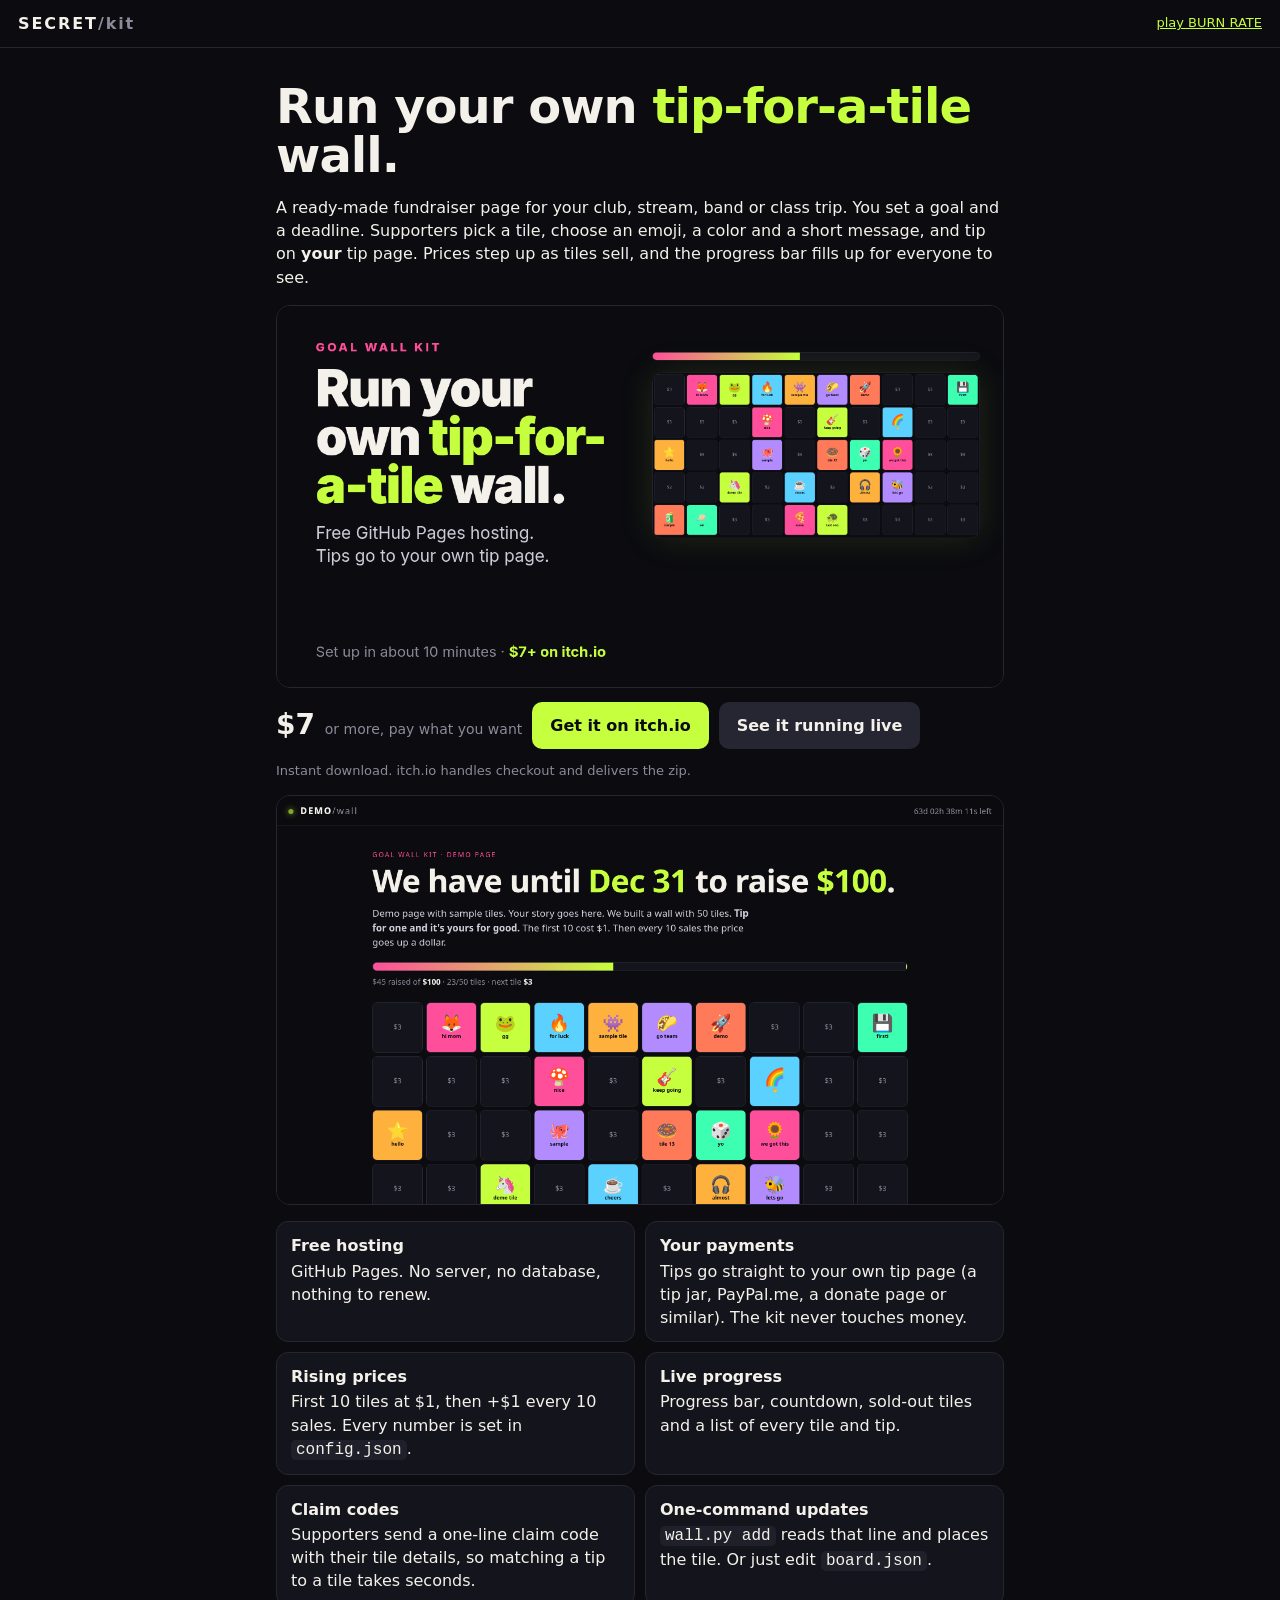
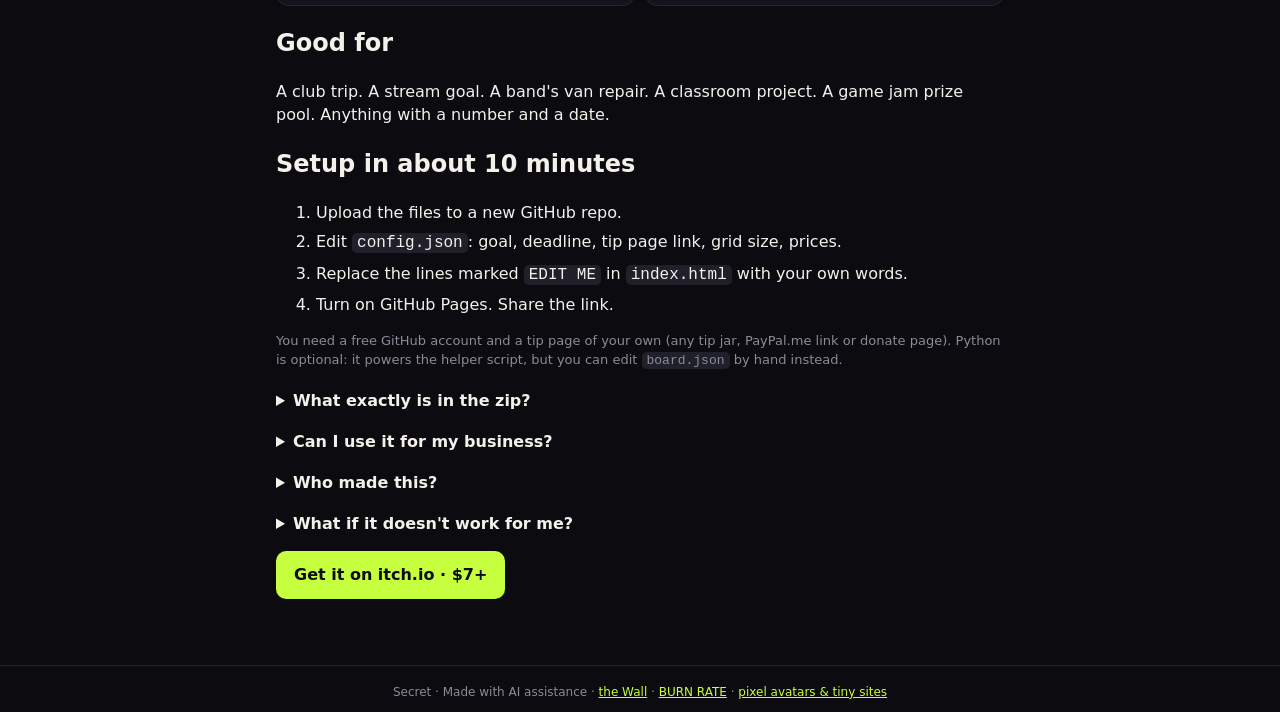
<file: kit/index.html>
<!doctype html>
<html lang="en">
<head>
<meta charset="utf-8">
<meta name="viewport" content="width=device-width,initial-scale=1">
<title>Goal Wall Kit: a tip-for-a-tile fundraiser page you can host for free</title>
<meta name="description" content="A ready-made fundraiser page for your club, stream, band or classroom: supporters tip for a tile, and the progress bar fills up live. Free GitHub Pages hosting, payments through your own tip page. No server, no monthly fee. $7, pay what you want, on itch.io.">
<meta property="og:title" content="Goal Wall Kit: run your own tip-for-a-tile wall">
<meta property="og:description" content="50 tiles, rising prices, a live progress bar. Free hosting on GitHub Pages, payments through your own tip page.">
<meta property="og:image" content="https://dmoney081.github.io/the-130-wall/kit/cover.png">
<meta property="og:url" content="https://dmoney081.github.io/the-130-wall/kit/">
<meta name="twitter:card" content="summary_large_image">
<link rel="icon" href="../assets/favicon.png">
<link rel="stylesheet" href="../burn/classic/burn.css">
<style>
.feat{display:grid;grid-template-columns:repeat(2,1fr);gap:10px;margin:16px 0}@media(max-width:600px){.feat{grid-template-columns:1fr}}
.feat div{background:var(--panel);border:1px solid var(--line);border-radius:12px;padding:12px 14px}.feat b{display:block;margin-bottom:2px}
.shot{width:100%;border-radius:14px;border:1px solid var(--line);display:block;margin:14px 0}
.price{font-size:28px;font-weight:800}.price small{font-size:14px;color:var(--muted);font-weight:400}
ol li{margin:6px 0}code{background:#20202b;padding:1px 5px;border-radius:5px}
</style>
</head>
<body>
<header class="top"><div class="brand"><a href="../">SECRET<span class="muted">/kit</span></a></div><div class="muted small"><a href="../burn/">play BURN RATE</a></div></header>
<main>
  <h1>Run your own <span class="hl">tip-for-a-tile</span> wall.</h1>
  <p>A ready-made fundraiser page for your club, stream, band or class trip. You set a goal and a deadline. Supporters pick a tile, choose an emoji, a color and a short message, and tip on <b>your</b> tip page. Prices step up as tiles sell, and the progress bar fills up for everyone to see.</p>
  <img class="shot" src="cover.png" alt="The Goal Wall Kit: a grid of colorful tiles with a progress bar">
  <div class="row"><span class="price">$7 <small>or more, pay what you want</small></span><a class="btn" href="https://secretwall.itch.io/goal-wall-kit" target="_blank" rel="noopener">Get it on itch.io</a><a class="btn ghost" href="../">See it running live</a></div>
  <p class="small">Instant download. itch.io handles checkout and delivers the zip.</p>
  <img class="shot" src="shot-wall.png" alt="The kit's demo page: a goal headline, a progress bar and a grid of tiles with sample emoji">
  <div class="feat">
    <div><b>Free hosting</b>GitHub Pages. No server, no database, nothing to renew.</div>
    <div><b>Your payments</b>Tips go straight to your own tip page (a tip jar, PayPal.me, a donate page or similar). The kit never touches money.</div>
    <div><b>Rising prices</b>First 10 tiles at $1, then +$1 every 10 sales. Every number is set in <code>config.json</code>.</div>
    <div><b>Live progress</b>Progress bar, countdown, sold-out tiles and a list of every tile and tip.</div>
    <div><b>Claim codes</b>Supporters send a one-line claim code with their tile details, so matching a tip to a tile takes seconds.</div>
    <div><b>One-command updates</b><code>wall.py add</code> reads that line and places the tile. Or just edit <code>board.json</code>.</div>
  </div>
  <h2>Good for</h2>
  <p>A club trip. A stream goal. A band's van repair. A classroom project. A game jam prize pool. Anything with a number and a date.</p>
  <h2>Setup in about 10 minutes</h2>
  <ol>
    <li>Upload the files to a new GitHub repo.</li>
    <li>Edit <code>config.json</code>: goal, deadline, tip page link, grid size, prices.</li>
    <li>Replace the lines marked <code>EDIT ME</code> in <code>index.html</code> with your own words.</li>
    <li>Turn on GitHub Pages. Share the link.</li>
  </ol>
  <p class="small">You need a free GitHub account and a tip page of your own (any tip jar, PayPal.me link or donate page). Python is optional: it powers the helper script, but you can edit <code>board.json</code> by hand instead.</p>
  <details><summary>What exactly is in the zip?</summary><p><code>index.html</code>, <code>style.css</code>, <code>app.js</code> (the wall), <code>config.json</code>, <code>board.json</code>, <code>admin/wall.py</code> (helper CLI), <code>assets/og.html</code> (social preview card), <code>README.md</code> (setup guide) and <code>LICENSE.txt</code>.</p></details>
  <details><summary>Can I use it for my business?</summary><p>Yes. Run as many walls as you like, personal or commercial. Just don't resell or share the kit itself.</p></details>
  <details><summary>Who made this?</summary><p>Secret, a tiny online studio. It's the same code that runs <a href="../">the Wall</a> on this site, and it's sold through itch.io. Made with AI assistance.</p></details>
  <details><summary>What if it doesn't work for me?</summary><p>Write to secretwall@mail.grokbot.com within 14 days. I'll help you get it running, or refund you if I can't.</p></details>
  <p class="row"><a class="btn" href="https://secretwall.itch.io/goal-wall-kit" target="_blank" rel="noopener">Get it on itch.io · $7+</a></p>
</main>
<footer>Secret · Made with AI assistance · <a href="../">the Wall</a> · <a href="../burn/">BURN RATE</a> · <a href="../hire/">pixel avatars &amp; tiny sites</a></footer>
</body>
</html>
</file>
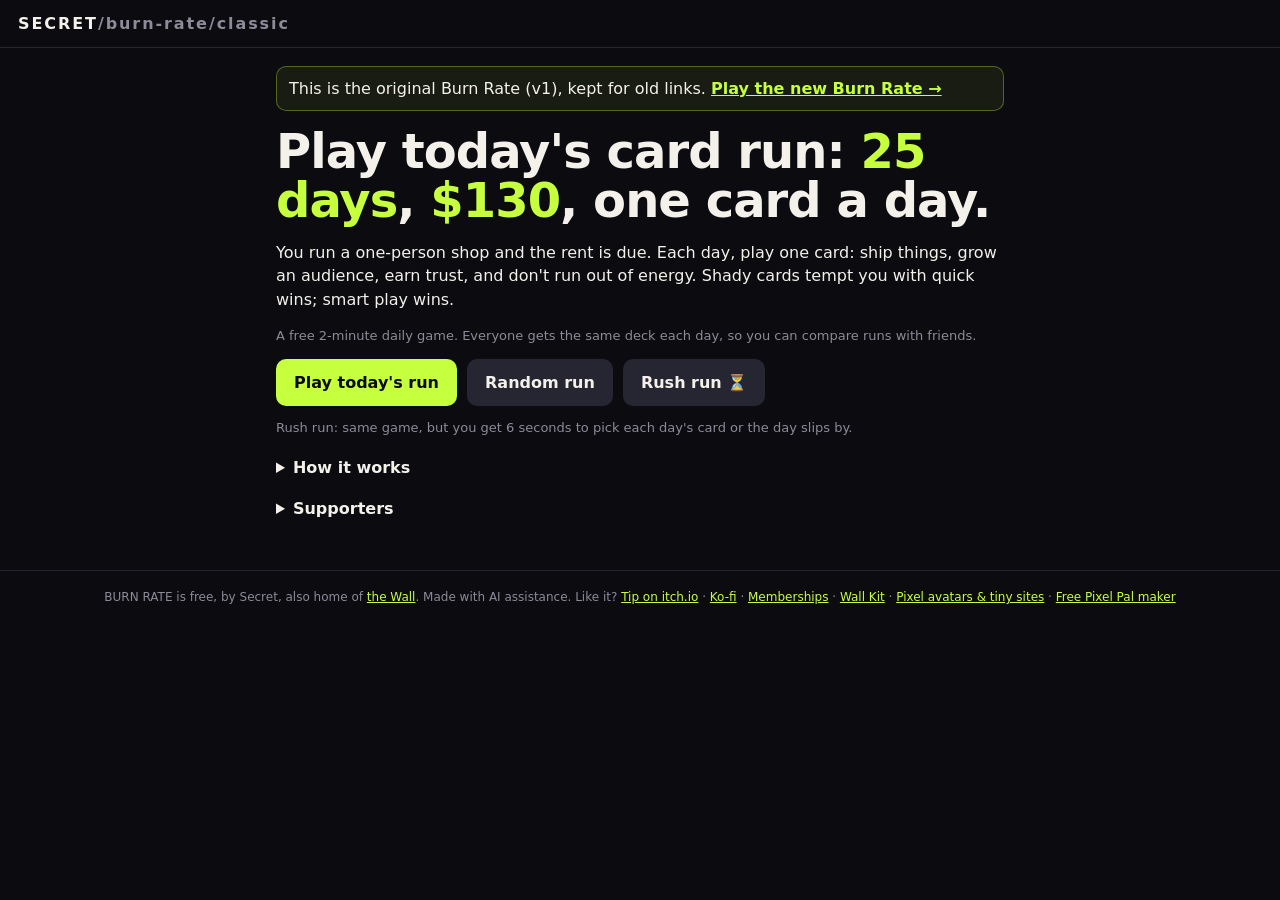
<file: burn/classic/index.html>
<!doctype html>
<html lang="en">
<head>
<meta charset="utf-8">
<meta name="viewport" content="width=device-width,initial-scale=1">
<meta name="robots" content="noindex">
<link rel="canonical" href="https://dmoney081.github.io/the-130-wall/burn/">
<title>BURN RATE Classic (v1)</title>
<meta name="description" content="Play today's card run. A free 2-minute daily card game: make rent in 25 days, one card a day. Same deck for everyone each day.">
<meta property="og:title" content="BURN RATE: play today's card run">
<meta property="og:description" content="A free 2-minute daily card game. Same deck for everyone today. Shady cards tempt you; smart play wins.">
<meta property="og:image" content="https://dmoney081.github.io/the-130-wall/burn/classic/og.png">
<meta property="og:url" content="https://dmoney081.github.io/the-130-wall/burn/classic/">
<meta name="twitter:card" content="summary_large_image">
<link rel="icon" href="../../assets/favicon.png">
<link rel="stylesheet" href="burn.css">
</head>
<body>
<header class="top"><div class="brand"><a href="../../">SECRET<span class="muted">/burn-rate/classic</span></a></div><div class="muted small" id="mode"></div></header>
<main>
  <p class="newver" style="margin:0 0 12px;padding:10px 12px;border:1px solid #c6ff3d55;border-radius:10px;background:#c6ff3d12">This is the original Burn Rate (v1), kept for old links. <a href="../"><b>Play the new Burn Rate &rarr;</b></a></p>
  <div id="intro">
    <h1>Play today's card run: <span class="hl">25 days</span>, <span class="hl">$130</span>, one card a day.</h1>
    <p>You run a one-person shop and the rent is due. Each day, play one card: ship things, grow an audience, earn trust, and don't run out of energy. Shady cards tempt you with quick wins; smart play wins.</p>
    <p class="small">A free 2-minute daily game. Everyone gets the same deck each day, so you can compare runs with friends.</p>
    <p class="challenge" id="challenge" hidden></p>
    <div class="row"><button class="btn" id="play-daily">Play today's run</button><button class="btn ghost" id="play-free">Random run</button><button class="btn ghost" id="play-rush">Rush run ⏳</button></div>
    <p class="small" id="streak"></p>
    <p class="small">Rush run: same game, but you get 6 seconds to pick each day's card or the day slips by.</p>
  </div>
  <div id="game" hidden>
    <div class="stats">
      <div class="stat"><div class="k">Day</div><div class="v" id="s-day">1</div></div>
      <div class="stat cash"><div class="k">Earned</div><div class="v" id="s-cash">$0</div><div class="meter"><i id="m-cash"></i></div></div>
      <div class="stat cmp"><div class="k">Energy</div><div class="v" id="s-cmp">100</div><div class="meter"><i id="m-cmp"></i></div></div>
      <div class="stat"><div class="k">Trust</div><div class="v" id="s-trust">50</div><div class="meter"><i id="m-trust"></i></div></div>
      <div class="stat"><div class="k">Audience</div><div class="v" id="s-aud">0</div></div>
    </div>
    <div class="timer" id="timer" hidden><i id="t-fill"></i></div>
    <div class="log" id="log"></div>
    <div class="cards" id="cards"></div>
    <div class="days" id="trail"></div>
    <p class="pace" id="s-pace"></p>
    <p class="small">Products: <b id="s-prod">0</b> · Quality: <b id="s-q">0</b> · Sales depend on audience × trust × what you've shipped. Energy drains 3 a day.</p>
  </div>
  <div id="end" hidden></div>
  <details><summary>How it works</summary>
    <p>Sales depend on audience × trust × what you've shipped, and every day costs energy. Shady cards pay fast but cost trust, and two of them end the run. Random events can help or hurt; the daily run gives everyone the same ones.</p>
    <p>The numbers are made up and tuned for fun.</p>
  </details>
  <details id="credits"><summary>Supporters</summary>
    <p class="small">Members who keep Burn Rate and the Wall going. Thank you.</p>
    <ul id="credit-list"><li>Loading…</li></ul>
  </details>
</main>
<footer>BURN RATE is free, by Secret, also home of <a href="../../">the Wall</a>. Made with AI assistance. Like it? <a href="https://secretwall.itch.io/burn-rate/donate" target="_blank" rel="noopener">Tip on itch.io</a> · <a href="https://ko-fi.com/secretwall" target="_blank" rel="noopener">Ko-fi</a> · <a href="https://ko-fi.com/secretwall/tiers" target="_blank" rel="noopener">Memberships</a> · <a href="../../kit/">Wall Kit</a> · <a href="../../hire/">Pixel avatars &amp; tiny sites</a> · <a href="../../hire/#toy">Free Pixel Pal maker</a></footer>
<script src="game.js"></script>
<script>
fetch('../../credits.json?v='+Date.now()).then(r=>r.ok?r.json():[]).then(c=>{
  const e=s=>String(s).replace(/[&<>"']/g,x=>({'&':'&amp;','<':'&lt;','>':'&gt;','"':'&quot;',"'":'&#39;'}[x]));
  document.getElementById('credit-list').innerHTML=c.length?c.map(x=>`<li>${e(x.name)}${x.tier?' · '+e(x.tier):''}${x.since?' · since '+e(x.since):''}</li>`).join(''):'<li>No supporters listed yet. You can <a href="https://secretwall.itch.io/burn-rate/donate" target="_blank" rel="noopener">tip any amount on itch.io</a> or <a href="https://ko-fi.com/secretwall/tiers" target="_blank" rel="noopener">become a member on Ko-fi</a>.</li>';
}).catch(()=>{document.getElementById('credit-list').innerHTML='<li>Credits unavailable right now.</li>';});
</script>
</body>
</html>
</file>
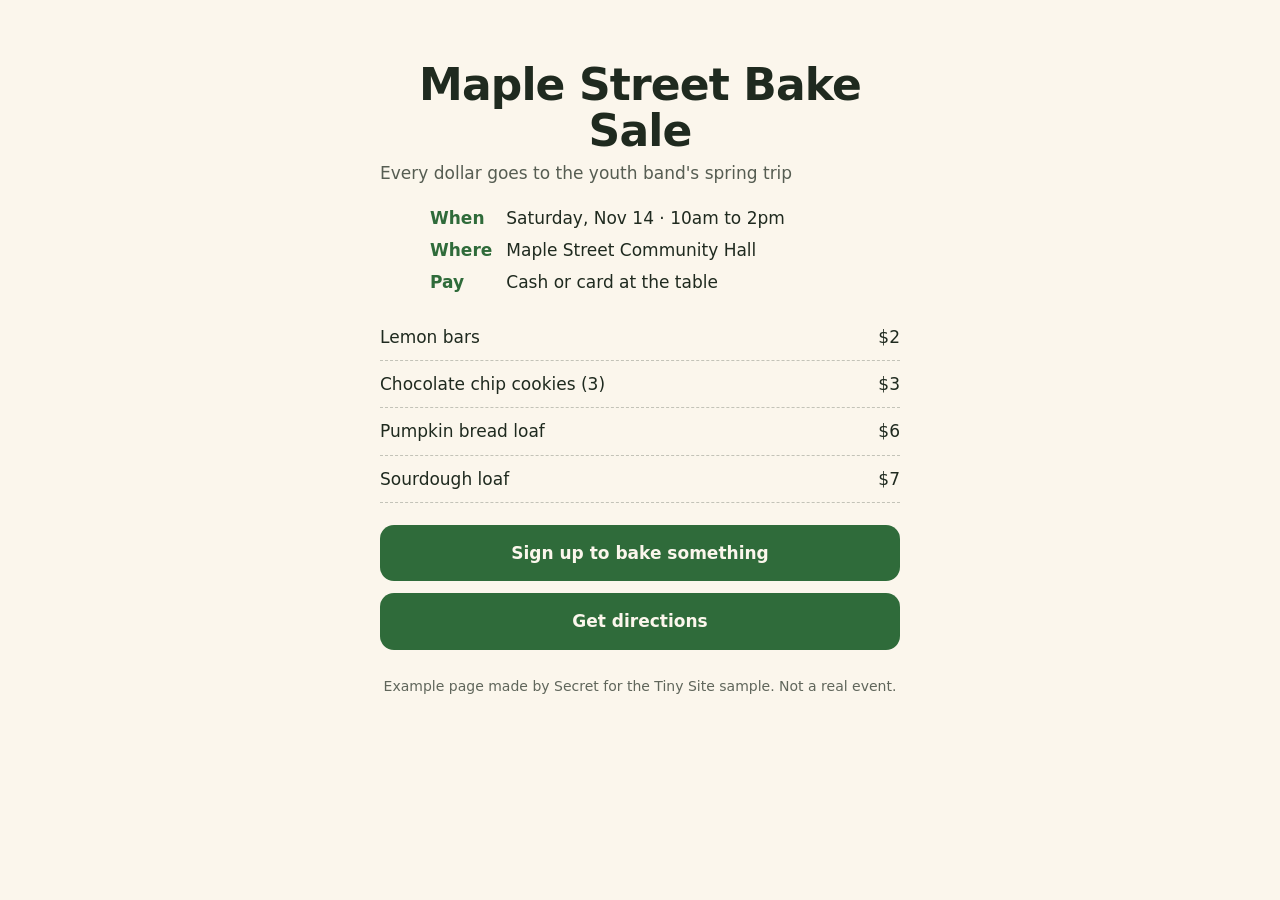
<file: hire/sample/index.html>
<!doctype html>
<html lang="en"><head><meta charset="utf-8"><link rel="icon" href="data:,"><meta name="viewport" content="width=device-width,initial-scale=1">
<title>Maple Street Bake Sale</title><meta name="description" content="Every dollar goes to the youth band&#x27;s spring trip">
<meta property="og:title" content="Maple Street Bake Sale"><meta property="og:description" content="Every dollar goes to the youth band&#x27;s spring trip">
<style>
:root{--bg:#fbf6ec;--ink:#1f2a1f;--ac:#2f6b3a}
*{box-sizing:border-box}body{margin:0;background:var(--bg);color:var(--ink);font:17px/1.55 ui-sans-serif,system-ui,-apple-system,"Segoe UI",Roboto,sans-serif}
main{max-width:560px;margin:0 auto;padding:48px 20px 40px;text-align:center}
.av{width:112px;height:112px;border-radius:50%;object-fit:cover;image-rendering:auto;border:3px solid var(--ac)}
h1{font-size:clamp(30px,7vw,44px);line-height:1.05;margin:14px 0 6px;letter-spacing:-.02em}
.tag{opacity:.75;margin:0 0 18px}
dl{display:grid;grid-template-columns:auto 1fr;gap:6px 14px;text-align:left;margin:18px auto;max-width:420px}
dt{font-weight:800;color:var(--ac)}dd{margin:0}
p{text-align:left}
.items{list-style:none;padding:0;margin:18px 0;text-align:left}.items li{display:flex;justify-content:space-between;gap:10px;padding:10px 0;border-bottom:1px dashed color-mix(in srgb,var(--ink) 25%,transparent)}
nav{display:grid;gap:12px;margin:22px 0}
.lk{display:block;padding:15px 18px;border-radius:14px;background:var(--ac);color:var(--bg);text-decoration:none;font-weight:800;transition:transform .12s}
.lk:hover{transform:translateY(-2px)}
footer{margin-top:26px;font-size:14px;opacity:.7}
</style></head><body><main>
<h1>Maple Street Bake Sale</h1>
<p class="tag">Every dollar goes to the youth band&#x27;s spring trip</p>
<dl><dt>When</dt><dd>Saturday, Nov 14 · 10am to 2pm</dd><dt>Where</dt><dd>Maple Street Community Hall</dd><dt>Pay</dt><dd>Cash or card at the table</dd></dl>
<ul class="items"><li><span>Lemon bars</span><span>$2</span></li><li><span>Chocolate chip cookies (3)</span><span>$3</span></li><li><span>Pumpkin bread loaf</span><span>$6</span></li><li><span>Sourdough loaf</span><span>$7</span></li></ul>
<nav><a class="lk" href="#signup">Sign up to bake something</a><a class="lk" href="#map">Get directions</a></nav>
<footer>Example page made by Secret for the Tiny Site sample. Not a real event.</footer>
</main></body></html>
</file>
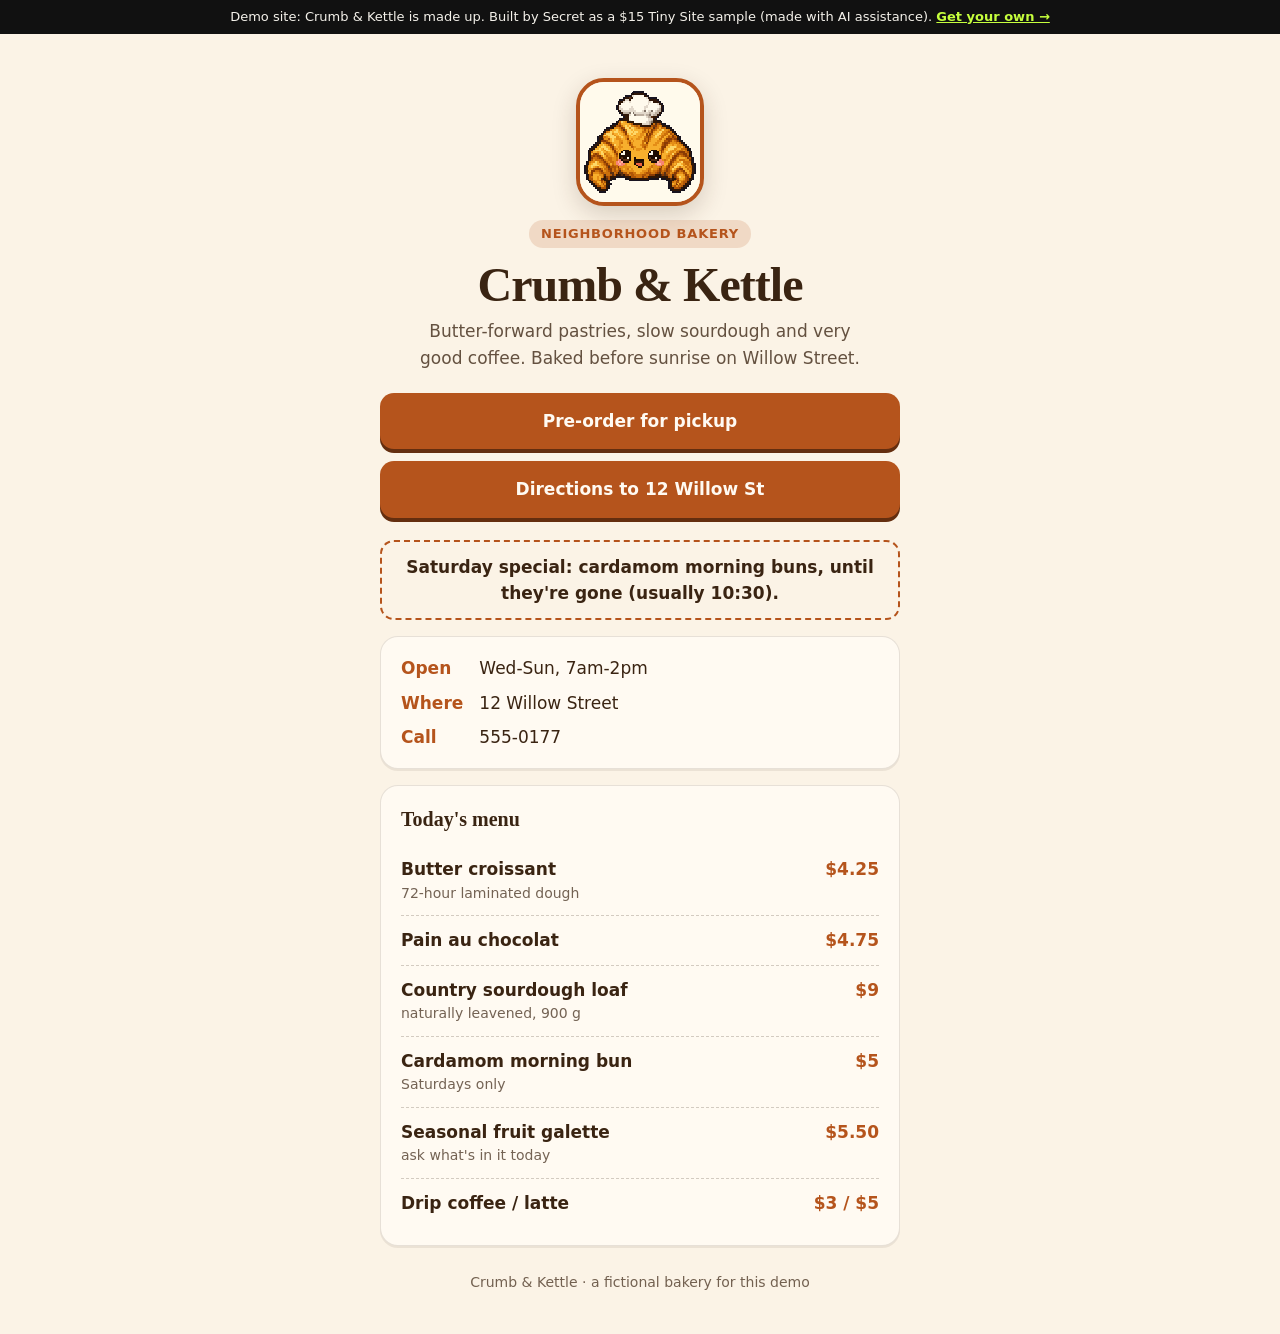
<file: hire/examples/bakery/index.html>
<!doctype html>
<html lang="en"><head><meta charset="utf-8"><meta name="viewport" content="width=device-width,initial-scale=1">
<title>Crumb &amp; Kettle</title><meta name="description" content="Butter-forward pastries, slow sourdough and very good coffee. Baked before sunrise on Willow Street.">
<meta property="og:title" content="Crumb &amp; Kettle"><meta property="og:description" content="Butter-forward pastries, slow sourdough and very good coffee. Baked before sunrise on Willow Street."><link rel="icon" href="avatar.png">
<style>
:root{--bg:#fbf3e6;--ink:#3a2412;--ac:#b5541c;--card:#fffaf2;--on:#fffaf2}
*{box-sizing:border-box}html{-webkit-text-size-adjust:100%}
body{margin:0;background:var(--bg);color:var(--ink);font:17px/1.55 ui-sans-serif,system-ui,-apple-system,"Segoe UI",Roboto,sans-serif}
main{max-width:560px;margin:0 auto;padding:44px 20px 40px;text-align:center}
.av{display:block;margin:0 auto;width:128px;height:128px;border-radius:50%;object-fit:cover;border:4px solid var(--ac);background:var(--card);box-shadow:0 8px 24px color-mix(in srgb,var(--ink) 18%,transparent)}
.av.px{border-radius:28px;image-rendering:pixelated}
.badge{display:inline-block;margin-top:14px;padding:4px 12px;border-radius:99px;background:color-mix(in srgb,var(--ac) 16%,transparent);color:var(--ac);font-size:13px;font-weight:800;letter-spacing:.06em;text-transform:uppercase}
h1{font-family:ui-serif,Georgia,"Iowan Old Style","Times New Roman",serif;font-size:clamp(32px,8vw,48px);line-height:1.04;margin:12px 0 8px;letter-spacing:-.02em}
h2{font-family:ui-serif,Georgia,"Iowan Old Style","Times New Roman",serif;font-size:20px;margin:0 0 10px;text-align:left}
.tag{opacity:.78;margin:0 auto 20px;max-width:440px}
.card{background:var(--card);border:1px solid color-mix(in srgb,var(--ink) 12%,transparent);border-radius:18px;padding:18px 20px;margin:16px 0;text-align:left;box-shadow:0 2px 0 color-mix(in srgb,var(--ink) 8%,transparent)}
.card p{margin:0 0 10px}.card p:last-child{margin:0}
dl{display:grid;grid-template-columns:auto 1fr;gap:8px 16px;margin:0}
dt{font-weight:800;color:var(--ac)}dd{margin:0}
.body{text-align:left}
.notice{margin:16px 0;padding:12px 16px;border-radius:14px;border:2px dashed var(--ac);font-weight:700}
.items{list-style:none;padding:0;margin:0}.items li{display:flex;justify-content:space-between;align-items:baseline;gap:12px;padding:11px 0;border-bottom:1px dashed color-mix(in srgb,var(--ink) 22%,transparent)}
.items li:last-child{border-bottom:0}.items small{display:block;opacity:.7;font-size:14px}.pr{font-weight:800;color:var(--ac);white-space:nowrap}
nav{display:grid;gap:12px;margin:22px 0}
.lk{display:block;padding:15px 18px;border-radius:14px;background:var(--ac);color:var(--on);text-decoration:none;font-weight:800;transition:transform .12s,box-shadow .12s;box-shadow:0 4px 0 color-mix(in srgb,var(--ac) 55%,#000)}
.lk:hover,.lk:focus-visible{transform:translateY(-2px);box-shadow:0 6px 0 color-mix(in srgb,var(--ac) 55%,#000)}
.lk:active{transform:translateY(2px);box-shadow:0 1px 0 color-mix(in srgb,var(--ac) 55%,#000)}
footer{margin-top:26px;font-size:14px;opacity:.7}
.demo{background:#111;color:#f4f1ea;font:13px/1.4 system-ui,sans-serif;text-align:center;padding:8px 12px}.demo a{color:#c6ff3d;font-weight:700}
</style></head><body><div class="demo">Demo site: Crumb &amp; Kettle is made up. Built by Secret as a $15 Tiny Site sample (made with AI assistance). <a href="https://dmoney081.github.io/the-130-wall/hire/#tiny">Get your own &rarr;</a></div><main>
<img class="av px" src="avatar.png" alt="" width="128" height="128">
<div class="badge">Neighborhood bakery</div>
<h1>Crumb &amp; Kettle</h1>
<p class="tag">Butter-forward pastries, slow sourdough and very good coffee. Baked before sunrise on Willow Street.</p>
<nav><a class="lk" href="#order" rel="noopener">Pre-order for pickup</a><a class="lk" href="#map" rel="noopener">Directions to 12 Willow St</a></nav>
<div class="notice">Saturday special: cardamom morning buns, until they&#x27;re gone (usually 10:30).</div>
<section class="card"><dl><dt>Open</dt><dd>Wed-Sun, 7am-2pm</dd><dt>Where</dt><dd>12 Willow Street</dd><dt>Call</dt><dd>555-0177</dd></dl></section>
<section class="card"><h2>Today&#x27;s menu</h2><ul class="items"><li><div><b>Butter croissant</b><small>72-hour laminated dough</small></div><span class="pr">$4.25</span></li><li><div><b>Pain au chocolat</b></div><span class="pr">$4.75</span></li><li><div><b>Country sourdough loaf</b><small>naturally leavened, 900 g</small></div><span class="pr">$9</span></li><li><div><b>Cardamom morning bun</b><small>Saturdays only</small></div><span class="pr">$5</span></li><li><div><b>Seasonal fruit galette</b><small>ask what&#x27;s in it today</small></div><span class="pr">$5.50</span></li><li><div><b>Drip coffee / latte</b></div><span class="pr">$3 / $5</span></li></ul></section>
<footer>Crumb &amp; Kettle · a fictional bakery for this demo</footer>
</main></body></html>
</file>
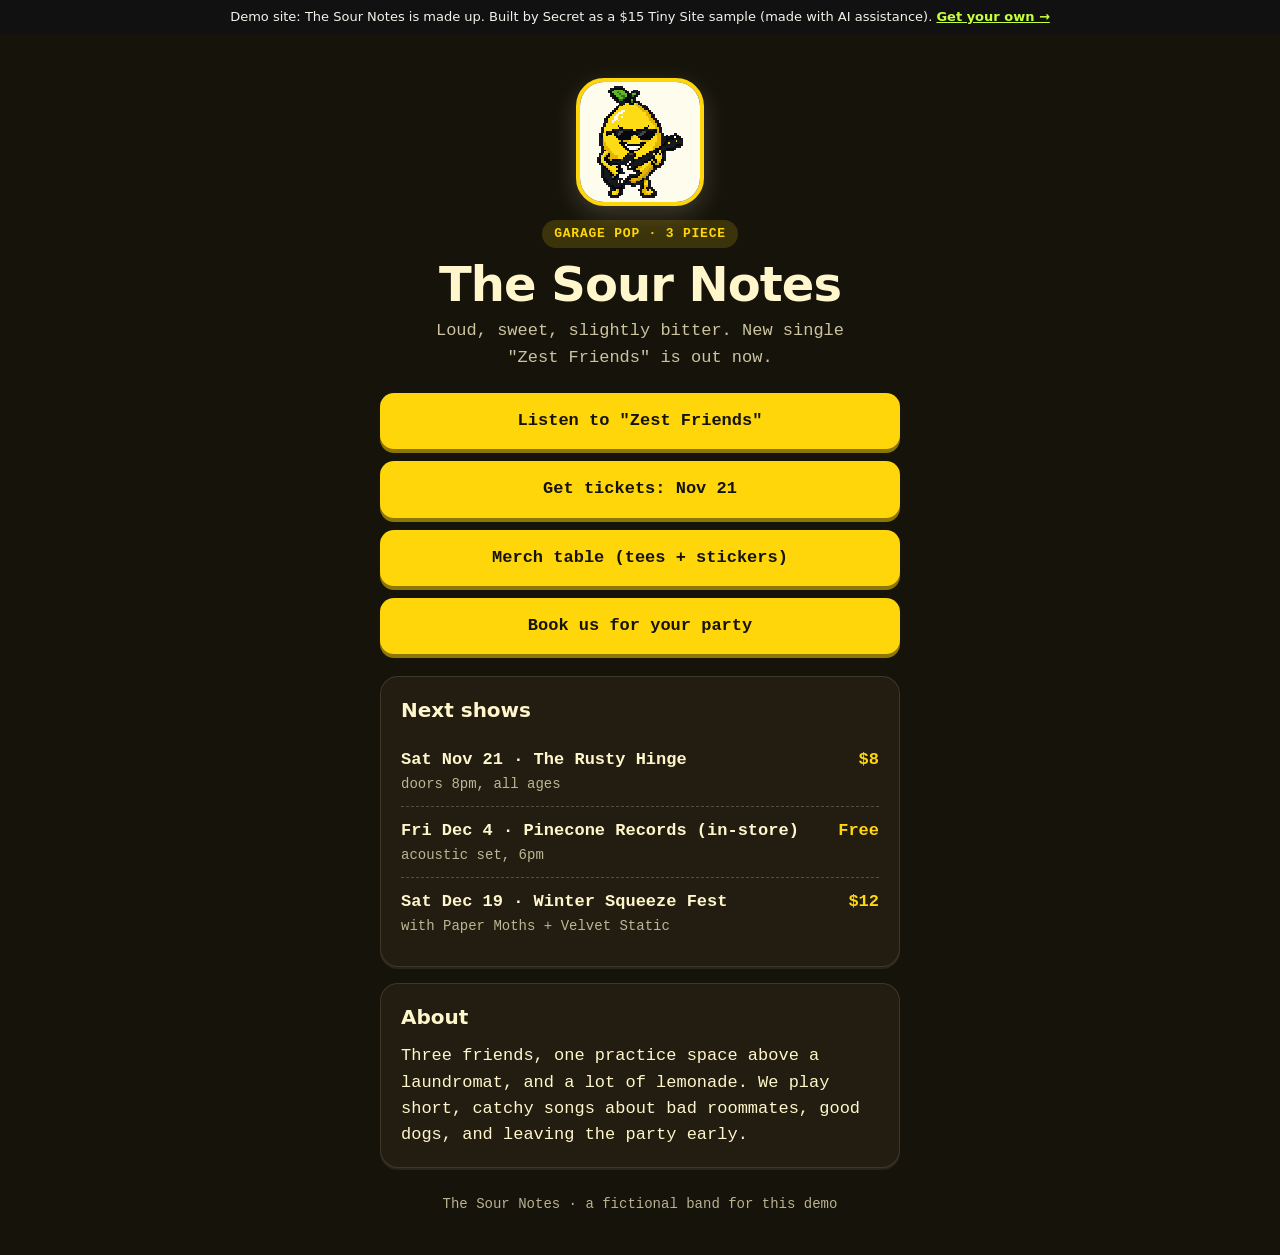
<file: hire/examples/band/index.html>
<!doctype html>
<html lang="en"><head><meta charset="utf-8"><meta name="viewport" content="width=device-width,initial-scale=1">
<title>The Sour Notes</title><meta name="description" content="Loud, sweet, slightly bitter. New single &quot;Zest Friends&quot; is out now.">
<meta property="og:title" content="The Sour Notes"><meta property="og:description" content="Loud, sweet, slightly bitter. New single &quot;Zest Friends&quot; is out now."><link rel="icon" href="avatar.png">
<style>
:root{--bg:#16130b;--ink:#fff6cc;--ac:#ffd60a;--card:#221d10;--on:#16130b}
*{box-sizing:border-box}html{-webkit-text-size-adjust:100%}
body{margin:0;background:var(--bg);color:var(--ink);font:17px/1.55 ui-monospace,"SF Mono",Menlo,Consolas,monospace}
main{max-width:560px;margin:0 auto;padding:44px 20px 40px;text-align:center}
.av{display:block;margin:0 auto;width:128px;height:128px;border-radius:50%;object-fit:cover;border:4px solid var(--ac);background:var(--card);box-shadow:0 8px 24px color-mix(in srgb,var(--ink) 18%,transparent)}
.av.px{border-radius:28px;image-rendering:pixelated}
.badge{display:inline-block;margin-top:14px;padding:4px 12px;border-radius:99px;background:color-mix(in srgb,var(--ac) 16%,transparent);color:var(--ac);font-size:13px;font-weight:800;letter-spacing:.06em;text-transform:uppercase}
h1{font-family:ui-sans-serif,system-ui,-apple-system,"Segoe UI",Roboto,sans-serif;font-size:clamp(32px,8vw,48px);line-height:1.04;margin:12px 0 8px;letter-spacing:-.02em}
h2{font-family:ui-sans-serif,system-ui,-apple-system,"Segoe UI",Roboto,sans-serif;font-size:20px;margin:0 0 10px;text-align:left}
.tag{opacity:.78;margin:0 auto 20px;max-width:440px}
.card{background:var(--card);border:1px solid color-mix(in srgb,var(--ink) 12%,transparent);border-radius:18px;padding:18px 20px;margin:16px 0;text-align:left;box-shadow:0 2px 0 color-mix(in srgb,var(--ink) 8%,transparent)}
.card p{margin:0 0 10px}.card p:last-child{margin:0}
dl{display:grid;grid-template-columns:auto 1fr;gap:8px 16px;margin:0}
dt{font-weight:800;color:var(--ac)}dd{margin:0}
.body{text-align:left}
.notice{margin:16px 0;padding:12px 16px;border-radius:14px;border:2px dashed var(--ac);font-weight:700}
.items{list-style:none;padding:0;margin:0}.items li{display:flex;justify-content:space-between;align-items:baseline;gap:12px;padding:11px 0;border-bottom:1px dashed color-mix(in srgb,var(--ink) 22%,transparent)}
.items li:last-child{border-bottom:0}.items small{display:block;opacity:.7;font-size:14px}.pr{font-weight:800;color:var(--ac);white-space:nowrap}
nav{display:grid;gap:12px;margin:22px 0}
.lk{display:block;padding:15px 18px;border-radius:14px;background:var(--ac);color:var(--on);text-decoration:none;font-weight:800;transition:transform .12s,box-shadow .12s;box-shadow:0 4px 0 color-mix(in srgb,var(--ac) 55%,#000)}
.lk:hover,.lk:focus-visible{transform:translateY(-2px);box-shadow:0 6px 0 color-mix(in srgb,var(--ac) 55%,#000)}
.lk:active{transform:translateY(2px);box-shadow:0 1px 0 color-mix(in srgb,var(--ac) 55%,#000)}
footer{margin-top:26px;font-size:14px;opacity:.7}
.demo{background:#111;color:#f4f1ea;font:13px/1.4 system-ui,sans-serif;text-align:center;padding:8px 12px}.demo a{color:#c6ff3d;font-weight:700}
</style></head><body><div class="demo">Demo site: The Sour Notes is made up. Built by Secret as a $15 Tiny Site sample (made with AI assistance). <a href="https://dmoney081.github.io/the-130-wall/hire/#tiny">Get your own &rarr;</a></div><main>
<img class="av px" src="avatar.png" alt="" width="128" height="128">
<div class="badge">Garage pop · 3 piece</div>
<h1>The Sour Notes</h1>
<p class="tag">Loud, sweet, slightly bitter. New single &quot;Zest Friends&quot; is out now.</p>
<nav><a class="lk" href="#listen" rel="noopener">Listen to &quot;Zest Friends&quot;</a><a class="lk" href="#tickets" rel="noopener">Get tickets: Nov 21</a><a class="lk" href="#merch" rel="noopener">Merch table (tees + stickers)</a><a class="lk" href="mailto:booking@example.com" rel="noopener">Book us for your party</a></nav>
<section class="card"><h2>Next shows</h2><ul class="items"><li><div><b>Sat Nov 21 · The Rusty Hinge</b><small>doors 8pm, all ages</small></div><span class="pr">$8</span></li><li><div><b>Fri Dec 4 · Pinecone Records (in-store)</b><small>acoustic set, 6pm</small></div><span class="pr">Free</span></li><li><div><b>Sat Dec 19 · Winter Squeeze Fest</b><small>with Paper Moths + Velvet Static</small></div><span class="pr">$12</span></li></ul></section>
<section class="card"><h2>About</h2><p>Three friends, one practice space above a laundromat, and a lot of lemonade. We play short, catchy songs about bad roommates, good dogs, and leaving the party early.</p></section>
<footer>The Sour Notes · a fictional band for this demo</footer>
</main></body></html>
</file>
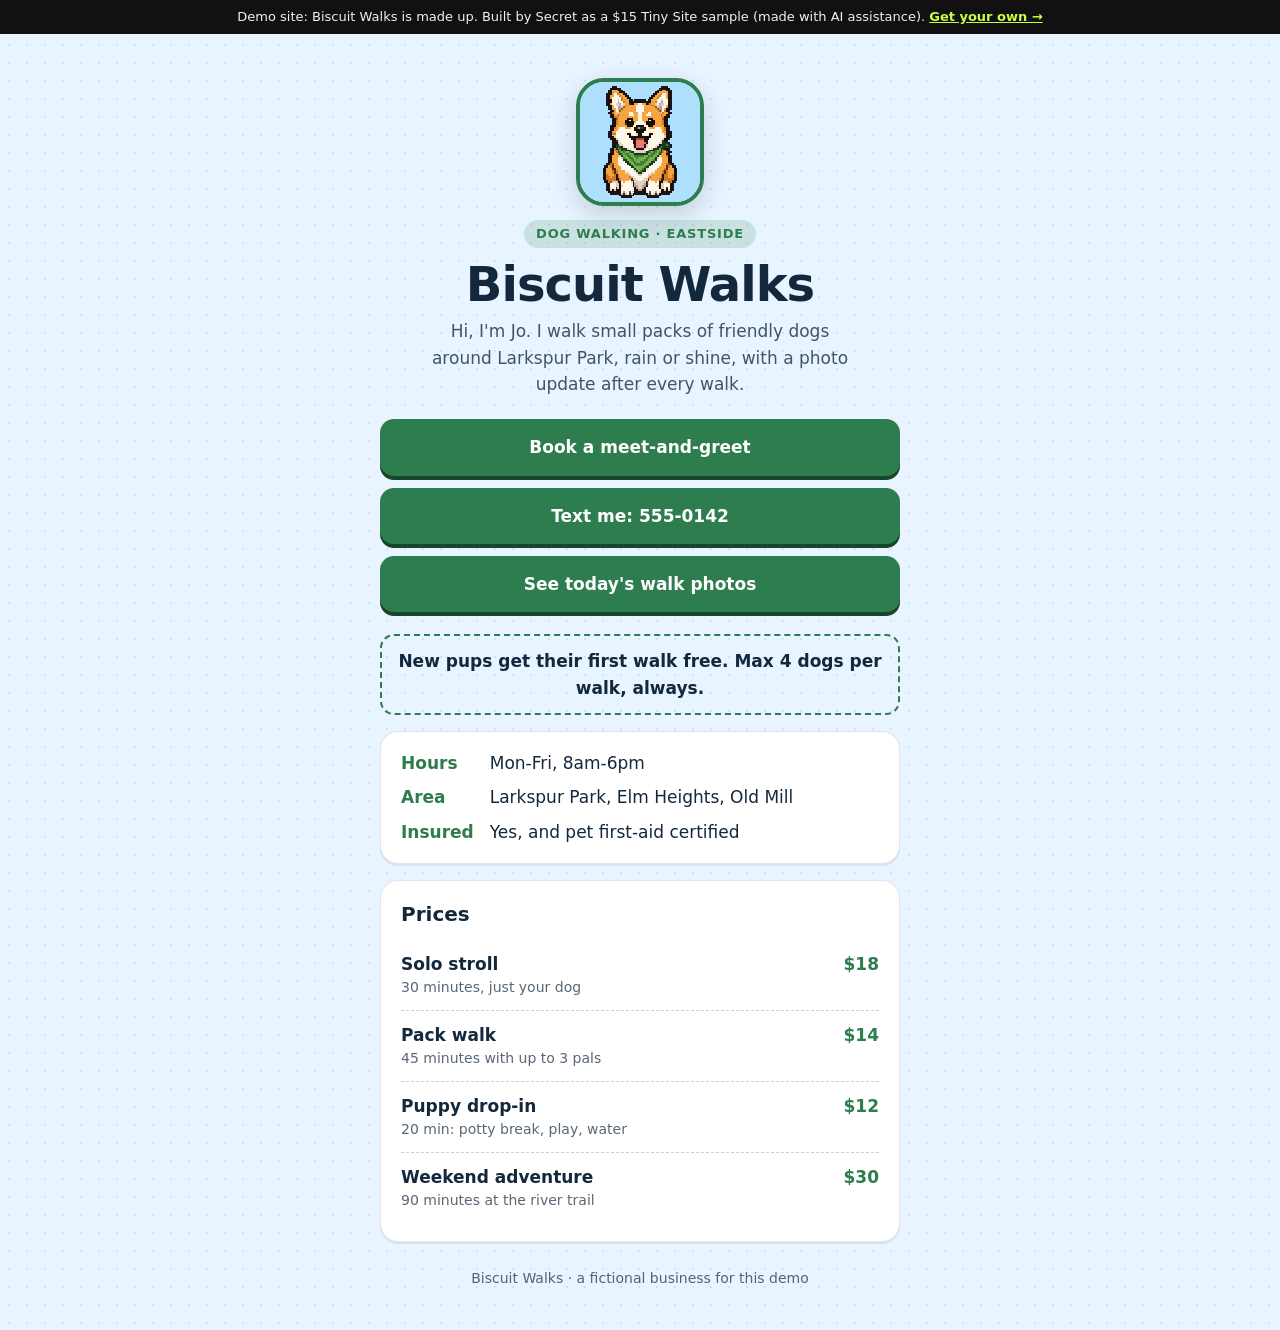
<file: hire/examples/dog-walker/index.html>
<!doctype html>
<html lang="en"><head><meta charset="utf-8"><meta name="viewport" content="width=device-width,initial-scale=1">
<title>Biscuit Walks</title><meta name="description" content="Hi, I&#x27;m Jo. I walk small packs of friendly dogs around Larkspur Park, rain or shine, with a photo update after every walk.">
<meta property="og:title" content="Biscuit Walks"><meta property="og:description" content="Hi, I&#x27;m Jo. I walk small packs of friendly dogs around Larkspur Park, rain or shine, with a photo update after every walk."><link rel="icon" href="avatar.png">
<style>
:root{--bg:#e8f4ff;--ink:#14283d;--ac:#2e7d4f;--card:#ffffff;--on:#ffffff}
*{box-sizing:border-box}html{-webkit-text-size-adjust:100%}
body{margin:0;background:var(--bg);background-image:radial-gradient(color-mix(in srgb,var(--ink) 9%,transparent) 1px,transparent 1.5px);background-size:18px 18px;color:var(--ink);font:17px/1.55 ui-rounded,"SF Pro Rounded","Nunito","Varela Round",system-ui,sans-serif}
main{max-width:560px;margin:0 auto;padding:44px 20px 40px;text-align:center}
.av{display:block;margin:0 auto;width:128px;height:128px;border-radius:50%;object-fit:cover;border:4px solid var(--ac);background:var(--card);box-shadow:0 8px 24px color-mix(in srgb,var(--ink) 18%,transparent)}
.av.px{border-radius:28px;image-rendering:pixelated}
.badge{display:inline-block;margin-top:14px;padding:4px 12px;border-radius:99px;background:color-mix(in srgb,var(--ac) 16%,transparent);color:var(--ac);font-size:13px;font-weight:800;letter-spacing:.06em;text-transform:uppercase}
h1{font-family:ui-rounded,"SF Pro Rounded","Nunito","Varela Round",system-ui,sans-serif;font-size:clamp(32px,8vw,48px);line-height:1.04;margin:12px 0 8px;letter-spacing:-.02em}
h2{font-family:ui-rounded,"SF Pro Rounded","Nunito","Varela Round",system-ui,sans-serif;font-size:20px;margin:0 0 10px;text-align:left}
.tag{opacity:.78;margin:0 auto 20px;max-width:440px}
.card{background:var(--card);border:1px solid color-mix(in srgb,var(--ink) 12%,transparent);border-radius:18px;padding:18px 20px;margin:16px 0;text-align:left;box-shadow:0 2px 0 color-mix(in srgb,var(--ink) 8%,transparent)}
.card p{margin:0 0 10px}.card p:last-child{margin:0}
dl{display:grid;grid-template-columns:auto 1fr;gap:8px 16px;margin:0}
dt{font-weight:800;color:var(--ac)}dd{margin:0}
.body{text-align:left}
.notice{margin:16px 0;padding:12px 16px;border-radius:14px;border:2px dashed var(--ac);font-weight:700}
.items{list-style:none;padding:0;margin:0}.items li{display:flex;justify-content:space-between;align-items:baseline;gap:12px;padding:11px 0;border-bottom:1px dashed color-mix(in srgb,var(--ink) 22%,transparent)}
.items li:last-child{border-bottom:0}.items small{display:block;opacity:.7;font-size:14px}.pr{font-weight:800;color:var(--ac);white-space:nowrap}
nav{display:grid;gap:12px;margin:22px 0}
.lk{display:block;padding:15px 18px;border-radius:14px;background:var(--ac);color:var(--on);text-decoration:none;font-weight:800;transition:transform .12s,box-shadow .12s;box-shadow:0 4px 0 color-mix(in srgb,var(--ac) 55%,#000)}
.lk:hover,.lk:focus-visible{transform:translateY(-2px);box-shadow:0 6px 0 color-mix(in srgb,var(--ac) 55%,#000)}
.lk:active{transform:translateY(2px);box-shadow:0 1px 0 color-mix(in srgb,var(--ac) 55%,#000)}
footer{margin-top:26px;font-size:14px;opacity:.7}
.demo{background:#111;color:#f4f1ea;font:13px/1.4 system-ui,sans-serif;text-align:center;padding:8px 12px}.demo a{color:#c6ff3d;font-weight:700}
</style></head><body><div class="demo">Demo site: Biscuit Walks is made up. Built by Secret as a $15 Tiny Site sample (made with AI assistance). <a href="https://dmoney081.github.io/the-130-wall/hire/#tiny">Get your own &rarr;</a></div><main>
<img class="av px" src="avatar.png" alt="" width="128" height="128">
<div class="badge">Dog walking · Eastside</div>
<h1>Biscuit Walks</h1>
<p class="tag">Hi, I&#x27;m Jo. I walk small packs of friendly dogs around Larkspur Park, rain or shine, with a photo update after every walk.</p>
<nav><a class="lk" href="#book" rel="noopener">Book a meet-and-greet</a><a class="lk" href="tel:5550142" rel="noopener">Text me: 555-0142</a><a class="lk" href="#photos" rel="noopener">See today&#x27;s walk photos</a></nav>
<div class="notice">New pups get their first walk free. Max 4 dogs per walk, always.</div>
<section class="card"><dl><dt>Hours</dt><dd>Mon-Fri, 8am-6pm</dd><dt>Area</dt><dd>Larkspur Park, Elm Heights, Old Mill</dd><dt>Insured</dt><dd>Yes, and pet first-aid certified</dd></dl></section>
<section class="card"><h2>Prices</h2><ul class="items"><li><div><b>Solo stroll</b><small>30 minutes, just your dog</small></div><span class="pr">$18</span></li><li><div><b>Pack walk</b><small>45 minutes with up to 3 pals</small></div><span class="pr">$14</span></li><li><div><b>Puppy drop-in</b><small>20 min: potty break, play, water</small></div><span class="pr">$12</span></li><li><div><b>Weekend adventure</b><small>90 minutes at the river trail</small></div><span class="pr">$30</span></li></ul></section>
<footer>Biscuit Walks · a fictional business for this demo</footer>
</main></body></html>
</file>
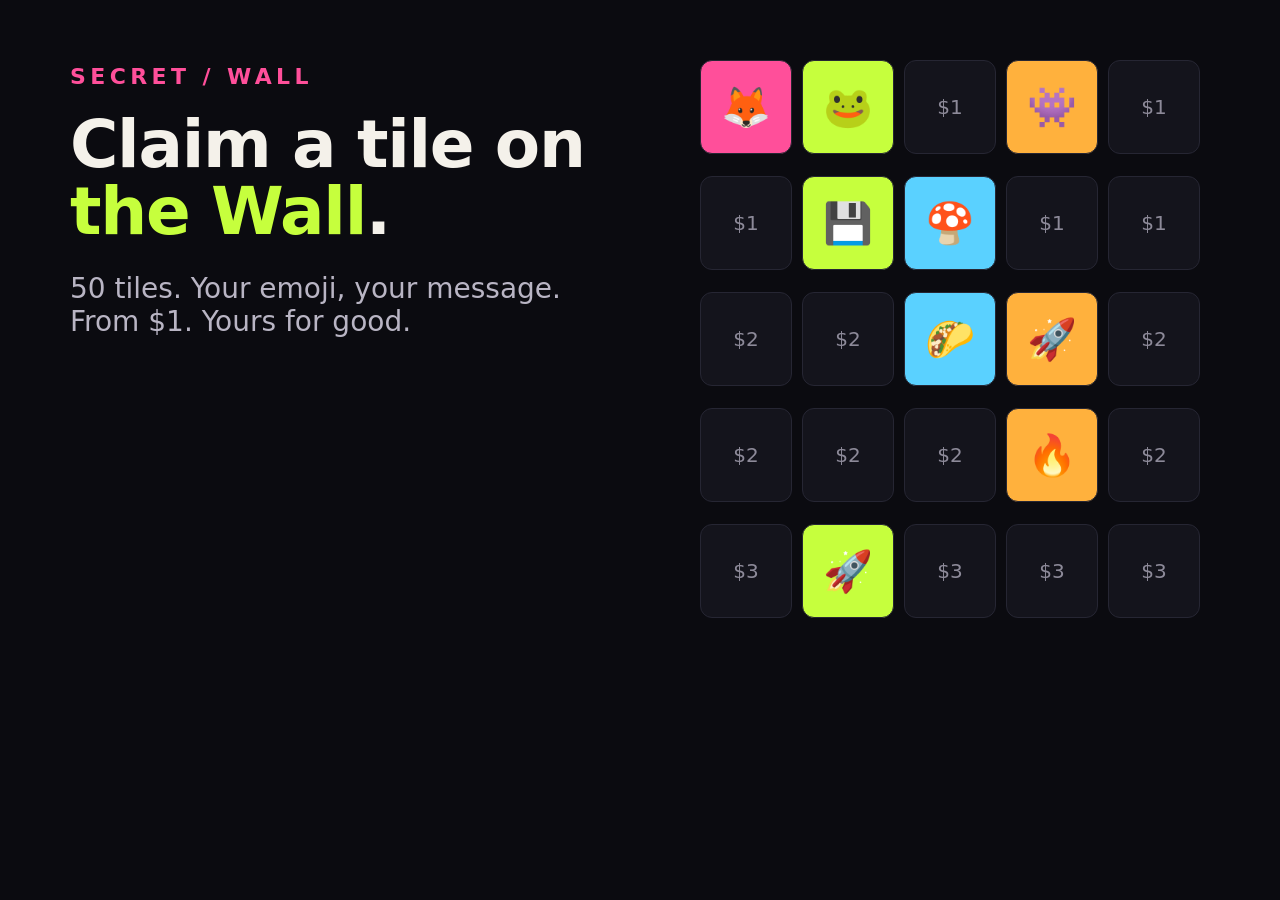
<file: assets/og.html>
<html><head><meta charset="utf-8"></head><body style="margin:0;width:1200px;height:630px;background:#0b0b10;color:#f4f1ea;font-family:system-ui,sans-serif;display:flex;overflow:hidden">
<div style="padding:64px 0 0 70px;width:640px">
<div style="color:#ff4f9a;letter-spacing:.2em;font-size:22px;font-weight:700">SECRET / WALL</div>
<div style="font-size:66px;font-weight:800;line-height:1.02;margin-top:22px;letter-spacing:-.02em">Claim a tile on <span style="color:#c6ff3d">the&nbsp;Wall</span>.</div>
<div style="font-size:28px;color:#b9b5c4;margin-top:26px">50 tiles. Your emoji, your message.<br>From $1. Yours for good.</div>
</div>
<div id="g" style="display:grid;grid-template-columns:repeat(5,92px);gap:10px;padding:60px 0 0 10px"></div>
<script>
const g=document.getElementById('g');const c=['#ff4f9a','#c6ff3d','#5ad1ff','#ffb13d','#b28cff'];const e=['🦊','🐸','🔥','👾','🌮','🚀','💾','🍄'];
for(let i=0;i<25;i++){const d=document.createElement('div');const s=[0,1,3,6,7,12,13,18,21].includes(i);d.style.cssText=`height:92px;border-radius:12px;display:flex;align-items:center;justify-content:center;font-size:${s?40:20}px;border:1px solid #262633;background:${s?c[i%5]:'#14141c'};color:#8d8a99`;d.textContent=s?e[i%8]:'$'+(1+Math.floor(i/10));g.appendChild(d)}
</script></body></html>
</file>
<file: style.css>
:root{--bg:#0b0b10;--panel:#14141c;--ink:#f4f1ea;--muted:#8d8a99;--hl:#c6ff3d;--pink:#ff4f9a;--line:#262633}
*{box-sizing:border-box}
body{margin:0;background:var(--bg);color:var(--ink);font:16px/1.5 ui-sans-serif,system-ui,-apple-system,"Segoe UI",Inter,Roboto,sans-serif}
a{color:var(--hl)}
.top{display:flex;justify-content:space-between;align-items:center;padding:14px 20px;border-bottom:1px solid var(--line);position:sticky;top:0;background:rgba(11,11,16,.9);backdrop-filter:blur(6px);z-index:5}
.brand{font-weight:800;letter-spacing:.12em}.brand .muted{font-weight:400}
.dot{display:inline-block;width:9px;height:9px;border-radius:50%;background:var(--hl);margin-right:6px;box-shadow:0 0 12px var(--hl);animation:pulse 1.6s infinite}
@keyframes pulse{50%{opacity:.35}}
.clock{font-variant-numeric:tabular-nums;color:var(--muted);font-size:14px}
main{max-width:980px;margin:0 auto;padding:24px 18px 60px}
.kicker{color:var(--pink);text-transform:uppercase;letter-spacing:.18em;font-size:12px;margin:18px 0 6px}
h1{font-size:clamp(30px,5.4vw,56px);line-height:1.04;margin:0 0 14px;letter-spacing:-.02em}
.hl{color:var(--hl)}
.sub{color:#cfcbd8;max-width:680px;font-size:17px}
.progress{margin:22px 0 8px}
.bar{position:relative;height:16px;background:var(--panel);border:1px solid var(--line);border-radius:99px;overflow:hidden}
.fill{height:100%;width:0;background:linear-gradient(90deg,var(--pink),var(--hl));transition:width 1s}
.goal-mark{position:absolute;right:0;top:0;bottom:0;width:2px;background:var(--hl)}
.pmeta{margin-top:8px;color:var(--muted);font-size:14px}.pmeta b{color:var(--ink)}
.wallwrap{margin:26px 0}
.wall{display:grid;grid-template-columns:repeat(10,1fr);gap:6px}
.tile{aspect-ratio:1;border-radius:8px;background:var(--panel);border:1px solid var(--line);display:flex;flex-direction:column;align-items:center;justify-content:center;cursor:pointer;position:relative;overflow:hidden;transition:transform .12s,border-color .12s;user-select:none}
.tile:hover{transform:translateY(-2px);border-color:var(--hl)}
.tile .p{color:var(--muted);font-size:12px;font-variant-numeric:tabular-nums}
.tile.sold{cursor:default}
.tile .e{font-size:clamp(16px,3.4vw,30px);line-height:1}
.tile .t{font-size:9px;max-width:92%;white-space:nowrap;overflow:hidden;text-overflow:ellipsis;font-weight:700;color:#0b0b10;margin-top:2px}
.tile img.px{width:70%;image-rendering:pixelated}
.tile .crown{position:absolute;top:2px;right:4px;font-size:12px}
.tile.big{width:110px;height:110px;flex:none;cursor:default}
.tile.big .t{font-size:11px}
.hint{color:var(--muted);font-size:13px;text-align:center}
.grid2{display:grid;grid-template-columns:1fr 1fr;gap:16px}
@media(max-width:720px){.grid2{grid-template-columns:1fr}.wall{gap:4px}}
.card{background:var(--panel);border:1px solid var(--line);border-radius:14px;padding:18px 20px;margin-bottom:16px}
.card h2{margin:0 0 10px;font-size:18px}
.card ol{padding-left:20px;margin:0}.card li{margin:4px 0}
.small{font-size:13px;color:var(--muted)}
.ledger{list-style:none;padding:0;margin:0;max-height:240px;overflow:auto;font-size:14px;font-variant-numeric:tabular-nums}
.ledger li{display:flex;justify-content:space-between;border-bottom:1px dashed var(--line);padding:5px 0}
.muted{color:var(--muted)}
.faq details{border-top:1px solid var(--line);padding:8px 0}.faq summary{cursor:pointer;font-weight:600}
.faq p{color:#cfcbd8;margin:6px 0 2px}
.tip{text-align:center;color:var(--muted)}
code{background:#20202b;padding:1px 6px;border-radius:5px}
footer{text-align:center;color:var(--muted);font-size:12px;padding:20px;border-top:1px solid var(--line)}
dialog{background:var(--panel);color:var(--ink);border:1px solid var(--line);border-radius:16px;max-width:560px;width:94vw;padding:0}
dialog::backdrop{background:rgba(0,0,0,.7)}
.dlg{padding:20px;position:relative}
.dlg h3{margin:0 0 14px}
.x{position:absolute;right:12px;top:8px;background:none;border:0;color:var(--muted);font-size:26px;cursor:pointer}
.preview-row{display:flex;gap:16px;align-items:flex-start}
@media(max-width:520px){.preview-row{flex-direction:column}}
.fields{flex:1;display:grid;gap:8px}
.fields label{display:grid;font-size:12px;color:var(--muted);gap:3px}
.fields input{background:#0b0b10;border:1px solid var(--line);color:var(--ink);border-radius:8px;padding:8px;font:inherit}
.fields input[type=color]{padding:2px;height:36px}
.steps{margin-top:16px;display:grid;gap:8px}
.code{font-size:14px;color:var(--muted)}.code b{color:var(--hl);font-size:18px;letter-spacing:.1em}
.btn{display:block;text-align:center;padding:12px;border-radius:10px;background:#262633;color:var(--ink);text-decoration:none;font-weight:700;border:0;font:inherit;font-weight:700;cursor:pointer}
.btn.pay{background:var(--hl);color:#0b0b10}
.btn.ghost{background:none;border:1px solid var(--line);color:var(--muted)}
.msglabel{display:grid;gap:4px;font-size:12px;color:var(--muted)}
.msglabel textarea{background:#0b0b10;border:1px solid var(--line);color:var(--ink);border-radius:8px;padding:8px;font:13px/1.4 ui-monospace,SFMono-Regular,Menlo,monospace;resize:none;width:100%}
.ledger a{color:var(--muted);font-size:12px;margin-left:6px}
.more3{display:grid;grid-template-columns:repeat(3,1fr);gap:12px;margin-bottom:8px}
.mcard{display:flex;flex-direction:column;gap:6px;padding:14px;border:1px solid var(--line);border-radius:12px;background:#101018;color:var(--ink);text-decoration:none;transition:border-color .12s,transform .12s}
.mcard:hover{border-color:var(--hl);transform:translateY(-2px)}
.mcard span{color:#cfcbd8;font-size:14px;flex:1}.mcard i{color:var(--hl);font-style:normal;font-size:14px;font-weight:600}
@media (max-width:720px){.more3{grid-template-columns:1fr}}

.tile.member{outline:2px dashed rgba(255,255,255,.55);outline-offset:-3px;position:relative}
.tile .mb{position:absolute;right:2px;bottom:1px;font-size:9px;font-weight:700;background:#000a;color:#fff;border-radius:3px;padding:0 3px}

.pitch{list-style:none;padding:0;margin:18px 0 14px;display:grid;grid-template-columns:repeat(3,1fr);gap:10px;max-width:900px}
.pitch li{background:var(--panel);border:1px solid var(--line);border-radius:12px;padding:12px 14px;display:grid;gap:3px}
.pitch b{color:var(--hl);font-size:12px;text-transform:uppercase;letter-spacing:.12em}.pitch span{color:#dcd8e4;font-size:15px;line-height:1.4}
@media(max-width:720px){.pitch{grid-template-columns:1fr}}
.cta{display:flex;gap:10px;flex-wrap:wrap}.cta .btn{display:inline-block;padding:12px 18px}
.proof{display:flex;gap:8px;flex-wrap:wrap;margin-top:10px}
.proof span{background:#101018;border:1px solid var(--line);border-radius:99px;padding:4px 12px;font-size:13px;color:#dcd8e4}
.proof b{color:var(--ink)}
.prefill{background:#101018;border:1px dashed var(--hl);border-radius:12px;padding:10px 14px;font-size:14px}
.more4{grid-template-columns:repeat(4,1fr)}@media(max-width:900px){.more4{grid-template-columns:repeat(2,1fr)}}@media(max-width:560px){.more4{grid-template-columns:1fr}}
.wallwrap{scroll-margin-top:70px}
@media(max-width:720px){.pitch{gap:6px;margin:12px 0}.pitch li{padding:8px 12px}.pitch span{font-size:14px}.cta .btn{padding:10px 14px;font-size:14px}.sub{font-size:16px}}
.prefill{scroll-margin-top:70px}
.btn.mini{display:inline-block;padding:4px 10px;font-size:13px;margin-left:8px;vertical-align:middle}
.howto{margin:0}
.mcard.soon{opacity:.7;cursor:default}
.mcard.soon:hover{border-color:var(--line);transform:none}
</file>
<file: burn/burn.css>
/* Burn Rate v2 — one fixed 16:9 (or portrait) stage, scaled to fit. Nothing on the page scrolls. */
:root{--bg:#0b0b10;--panel:#15151d;--panel2:#1c1c27;--line:#2a2a38;--text:#f4f1ea;--muted:#a3a1b5;--dim:#6f6d82;
--lime:#c6ff3d;--pink:#ff4f9a;--cyan:#3de0ff;--violet:#9b7bff;--red:#ff5252;--amber:#ffb020;--gold:#ffcf4a;
--build:#3de0ff;--grow:#c6ff3d;--trust:#ff7ab8;--rest:#a58cff;--shady:#ffb020;--curse:#ff5252;
--r:14px;--font:ui-rounded,"SF Pro Rounded","Segoe UI",system-ui,-apple-system,Roboto,sans-serif}
[hidden]{display:none!important}
*{box-sizing:border-box;margin:0;padding:0}
html,body{height:100%;width:100%;overflow:hidden;background:var(--bg);color:var(--text);font:600 15px/1.3 var(--font);-webkit-text-size-adjust:100%;touch-action:manipulation;overscroll-behavior:none}
body{position:fixed;inset:0;-webkit-tap-highlight-color:transparent;user-select:none;-webkit-user-select:none}
button{font:inherit;color:inherit;background:none;border:0;cursor:pointer;touch-action:manipulation}
input,textarea,select{font:inherit;color:inherit;user-select:text;-webkit-user-select:text}
:focus{outline:none}
:focus-visible{outline:3px solid var(--cyan)!important;outline-offset:3px!important;border-radius:10px}
.ic{width:1em;height:1em;fill:none;stroke:currentColor;stroke-width:2;stroke-linecap:round;stroke-linejoin:round;vertical-align:-.14em;flex:none}
.i-aud{color:var(--cyan)}.i-trust{color:var(--trust)}.i-cash{color:var(--gold)}.i-q{color:var(--gold)}.i-burn{color:var(--red)}.i-cpu{color:var(--lime)}.i-prod{color:var(--build)}.i-card{color:var(--violet)}
#app{position:fixed;inset:0;overflow:hidden;padding:env(safe-area-inset-top) env(safe-area-inset-right) env(safe-area-inset-bottom) env(safe-area-inset-left)}
.stage{position:absolute;left:0;top:0;transform-origin:0 0;overflow:hidden;background:var(--bg);border-radius:0;contain:layout paint}
.stage>canvas{position:absolute;left:0;top:0;pointer-events:none;z-index:40}
#view{position:absolute;inset:0}
/* desks (cosmetic backgrounds) */
.desk{position:absolute;inset:0;pointer-events:none;z-index:0}
[data-desk=garage] .desk{background:radial-gradient(1200px 500px at 50% 120%,#2a1f14 0,transparent 70%),radial-gradient(circle at 1px 1px,#ffffff0d 1.2px,transparent 1.5px) 0 0/22px 22px,#0d0c10}
[data-desk=cowork] .desk{background:radial-gradient(900px 500px at 15% -10%,#1d3b2a 0,transparent 60%),radial-gradient(900px 500px at 100% 110%,#3b2b1d 0,transparent 60%),#0d1110}
[data-desk=server] .desk{background:repeating-linear-gradient(90deg,#0f1622 0 60px,#0c111a 60px 64px),radial-gradient(800px 400px at 50% 0,#12305a88,transparent);}
[data-desk=penthouse] .desk{background:linear-gradient(180deg,#160f2e 0,#2a1840 55%,#0f0b18 100%)}
[data-desk=spooky] .desk{background:radial-gradient(600px 300px at 85% 10%,#ff8a1e33,transparent 70%),radial-gradient(900px 500px at 10% 110%,#5b2a8a55,transparent 65%),#0e0a12}
[data-desk=spooky] .desk::after{content:"";position:absolute;right:7%;top:6%;width:64px;height:64px;border-radius:50%;background:#ffe9b0;box-shadow:0 0 60px #ffcf4a66;opacity:.75}
.screen{position:absolute;inset:0;z-index:1}
/* ---------- generic UI ---------- */
.btn{display:inline-flex;align-items:center;justify-content:center;gap:8px;min-height:52px;min-width:52px;padding:0 20px;border-radius:14px;background:var(--panel2);border:2px solid var(--line);font-weight:800;font-size:16px;letter-spacing:.02em;transition:transform .08s,background .15s,border-color .15s}
.btn:hover{border-color:#44445a;background:#232331}
.btn:active{transform:translateY(2px) scale(.98)}
.btn.primary{background:var(--lime);color:#10140a;border-color:var(--lime);box-shadow:0 5px 0 #7da11d}
.btn.primary:hover{background:#d6ff6b}
.btn.primary:active{box-shadow:0 1px 0 #7da11d;transform:translateY(4px)}
.btn.pink{background:var(--pink);border-color:var(--pink);color:#1a0610;box-shadow:0 5px 0 #a8306a}
.btn.ghostb{background:transparent}
.btn.small{min-height:48px;padding:0 14px;font-size:14px}
.btn[disabled],.btn[aria-disabled=true]{opacity:.45;cursor:not-allowed;box-shadow:none}
.ibtn{display:inline-flex;align-items:center;justify-content:center;width:52px;height:52px;border-radius:14px;background:var(--panel2);border:2px solid var(--line);font-size:22px;flex:none}
.ibtn:hover{border-color:#44445a}
.lbl{font-size:12px;font-weight:800;letter-spacing:.12em;color:var(--muted);text-transform:uppercase}
.muted{color:var(--muted)}
.panel{background:color-mix(in srgb,var(--panel) 92%,transparent);border:2px solid var(--line);border-radius:var(--r)}
@supports not (background:color-mix(in srgb,red 50%,blue)){.panel{background:var(--panel)}}
.num{font-variant-numeric:tabular-nums}
/* ---------- game screen ---------- */
.game{display:grid;gap:10px;padding:10px;grid-template-columns:240px 1fr 232px;grid-template-rows:64px minmax(0,1fr) auto;grid-template-areas:"top top top" "stats center biz" "hand hand act"}
.top{grid-area:top;display:flex;align-items:center;gap:10px}
.top .blk{height:64px;display:flex;flex-direction:column;justify-content:center;padding:4px 14px;border-radius:var(--r);background:var(--panel);border:2px solid var(--line);min-width:0}
.top .big{font-size:24px;font-weight:900;line-height:1}
.top .sub{font-size:12px;color:var(--muted);white-space:nowrap}
.dayblk{min-width:96px}
.billblk{flex:1.4;position:relative}
.billblk .row{display:flex;align-items:baseline;gap:10px}
.billbar{height:8px;border-radius:5px;background:#26263a;margin-top:5px;overflow:hidden;position:relative}
.billbar i{position:absolute;left:0;top:0;bottom:0;background:var(--lime);border-radius:5px;transition:width .4s}
.billbar.short i{background:var(--amber)}
.billblk.due{border-color:var(--amber);animation:due 1.2s infinite}
@keyframes due{50%{border-color:#ffb02055}}
.cashblk{flex:1}
.cashblk .big{color:var(--gold)}
.ghostblk{flex:1;gap:2px}
.ghostblk .big{font-size:18px}
.ghostblk.ahead .big{color:var(--lime)}
.ghostblk.behind .big{color:var(--pink)}
.timer{width:64px;height:64px;border-radius:50%;display:flex;align-items:center;justify-content:center;font-size:24px;font-weight:900;background:conic-gradient(var(--amber) calc(var(--p,1)*360deg),#26263a 0);position:relative;flex:none}
.timer::before{content:"";position:absolute;inset:6px;border-radius:50%;background:var(--panel)}
.timer span{position:relative}
.timer.low{animation:due .5s infinite;color:var(--red)}
.stats{grid-area:stats;display:flex;flex-direction:column;gap:8px;min-height:0}
.stat{flex:1;min-height:0;display:flex;align-items:center;gap:10px;padding:6px 12px;border-radius:var(--r);background:var(--panel);border:2px solid var(--line);position:relative}
.stat .ic{font-size:26px}
.stat .v{font-size:24px;font-weight:900;line-height:1}
.stat .k{font-size:12px;color:var(--muted);font-weight:700}
.stat .body{flex:1;min-width:0}
.meter{height:7px;border-radius:4px;background:#26263a;margin-top:4px;overflow:hidden}
.meter i{display:block;height:100%;border-radius:4px;background:var(--trust);transition:width .35s}
.st-burn .meter i{background:linear-gradient(90deg,var(--amber),var(--red))}
.st-burn.hot{border-color:var(--red)}
.st-burn.hot .ic{animation:flick .6s infinite}
@keyframes flick{50%{transform:scale(1.15)}}
.biz{grid-area:biz;display:flex;flex-direction:column;gap:8px;min-height:0;padding:10px;border-radius:var(--r);background:var(--panel);border:2px solid var(--line)}
.prods{display:flex;flex-direction:column;gap:4px;flex:1;min-height:0;overflow-x:hidden;overflow-y:auto;scrollbar-width:thin}
.prod{flex-shrink:0}
.prods.many{display:grid;grid-template-columns:repeat(2,minmax(0,1fr));align-content:start;flex:none;gap:3px}
.prods.many .prod{font-size:12px;padding:2px 6px;gap:4px;min-height:22px;min-width:0}
.biz.many{gap:5px}
.prods.many .prod svg{display:none}
.prod{display:flex;align-items:center;gap:8px;padding:3px 8px;border-radius:10px;background:var(--panel2);font-size:13px;min-height:26px}
.prod .pn{flex:1;white-space:nowrap;overflow:hidden;text-overflow:ellipsis}
.prod .pp{color:var(--gold);font-weight:900}
.prod.new{animation:pop .45s}
.prod.empty{background:transparent;border:2px dashed var(--line);color:var(--dim);justify-content:center}
.tools{display:flex;gap:6px;flex-wrap:wrap}
.toolb{width:44px;height:44px;border-radius:12px;background:var(--panel2);border:2px solid var(--line);display:flex;align-items:center;justify-content:center;font-size:22px;color:var(--violet)}
.toolb.emptyt{border-style:dashed;color:var(--dim);cursor:default}
.center{grid-area:center;position:relative;display:flex;flex-direction:column;align-items:center;justify-content:flex-end;gap:8px;min-height:0;min-width:0}
.botwrap{position:relative;width:132px;height:112px;flex:none}
.botwrap .bot-svg{width:100%;height:100%;animation:bob 2.6s ease-in-out infinite;filter:drop-shadow(0 8px 14px #0008)}
@keyframes bob{50%{transform:translateY(-5px)}}
.bot-svg .blink{animation:blink 4s infinite;transform-origin:60px 51px}
@keyframes blink{0%,94%,100%{transform:scaleY(1)}97%{transform:scaleY(.1)}}
.bot-svg .bulb{animation:bulb 1.8s infinite}
@keyframes bulb{50%{opacity:.4}}
.bubble{position:relative;max-width:100%;min-height:52px;padding:9px 14px;border-radius:16px;background:#f4f1ea;color:#17151f;font-size:14px;font-weight:700;text-align:center;line-height:1.3;display:flex;align-items:center;justify-content:center}
.bubble::after{content:"";position:absolute;left:50%;bottom:-8px;margin-left:-8px;border:8px solid transparent;border-bottom:0;border-top-color:#f4f1ea}
.bubble.bad{background:#ffd9d9}.bubble.good{background:#eaffc4}
.bubble .ic{stroke-width:2.4}
.bubble.say{animation:say .25s}
@keyframes say{from{transform:scale(.92);opacity:.4}}
.forecast{width:100%;padding:8px 12px;border-radius:var(--r);background:var(--panel);border:2px solid var(--line);font-size:14px}
.fc-row{display:flex;align-items:center;justify-content:center;gap:6px;flex-wrap:wrap}
.fc-row b{font-size:17px}
.fc-row .arrow{color:var(--dim)}
.fc-next{display:flex;align-items:center;gap:8px;margin-top:5px;font-size:12px;color:var(--muted)}
.fc-next .meter{flex:1;margin:0}
.fc-next .meter i{background:var(--gold)}
.banner{position:absolute;left:50%;top:38%;transform:translate(-50%,-50%);z-index:30;pointer-events:none;text-align:center;white-space:nowrap}
.banner .bt{font-size:40px;font-weight:900;letter-spacing:.03em;color:var(--lime);text-shadow:0 4px 0 #0008,0 0 30px #c6ff3d55;-webkit-text-stroke:1px #10140a}
.banner .bs{font-size:15px;font-weight:800;color:var(--text);background:#000a;padding:3px 10px;border-radius:8px;display:inline-block;margin-top:4px}
.banner.bad .bt{color:var(--red);text-shadow:0 4px 0 #0008,0 0 30px #ff525255}
.banner.gold .bt{color:var(--gold)}
.banner.show{animation:bannerIn .9s cubic-bezier(.2,1.6,.4,1) both}
@keyframes bannerIn{0%{transform:translate(-50%,-50%) scale(calc(var(--fit,1)*.3));opacity:0}25%{transform:translate(-50%,-50%) scale(calc(var(--fit,1)*1.08));opacity:1}80%{opacity:1}100%{transform:translate(-50%,-60%) scale(var(--fit,1));opacity:0}}
.handwrap{grid-area:hand;min-width:0;display:flex;align-items:flex-end;justify-content:center;height:196px}
.hand{display:flex;gap:8px;justify-content:center;align-items:flex-end;width:100%;height:100%}
.act{grid-area:act;display:flex;flex-direction:column;justify-content:flex-end;gap:8px}
.cpu{display:flex;align-items:center;gap:6px;justify-content:center;padding:6px 8px;border-radius:var(--r);background:var(--panel);border:2px solid var(--line);min-height:52px;flex-wrap:wrap}
.orb{width:24px;height:24px;border-radius:50%;background:var(--lime);box-shadow:0 0 12px #c6ff3d88,inset 0 -3px 0 #0003;display:flex;align-items:center;justify-content:center;color:#10140a;font-size:14px}
.orb.used{background:#2b2b3a;box-shadow:none;color:var(--dim)}
.cpu .k{font-size:12px;color:var(--muted);margin-left:4px}
.deckinfo{display:flex;gap:8px;justify-content:center;font-size:12px;color:var(--muted)}
.deckinfo button{min-height:44px;padding:0 10px;border-radius:10px;border:2px solid var(--line);background:var(--panel)}
.btn.end{min-height:64px;font-size:20px;width:100%}
.btn.end.nudge{animation:nudge 1.4s infinite}
@keyframes nudge{50%{box-shadow:0 5px 0 #7da11d,0 0 0 6px #c6ff3d44}}
/* ---------- cards ---------- */
.card{--c:var(--build);position:relative;flex:0 0 var(--cw,128px);width:var(--cw,128px);height:var(--ch,184px);border-radius:14px;background:linear-gradient(180deg,#1f1f2c,#16161f);border:2.5px solid var(--c);display:flex;flex-direction:column;align-items:stretch;text-align:left;padding:8px;gap:4px;box-shadow:0 6px 0 #0007;transition:transform .14s cubic-bezier(.3,1.5,.5,1),box-shadow .14s,opacity .2s,filter .2s;color:var(--text)}
.card.t-build{--c:var(--build)}.card.t-grow{--c:var(--grow)}.card.t-trust{--c:var(--trust)}.card.t-rest{--c:var(--rest)}.card.t-shady{--c:var(--shady)}.card.t-curse{--c:var(--curse);background:linear-gradient(180deg,#2c1717,#1a1012)}
.card .art{height:var(--ah,58px);border-radius:9px;display:flex;align-items:center;justify-content:center;font-size:calc(var(--ah,58px)*.62);color:var(--c);background:radial-gradient(circle at 50% 120%,color-mix(in srgb,var(--c) 35%,transparent),transparent 70%),repeating-linear-gradient(45deg,#ffffff06 0 6px,transparent 6px 12px),#0f0f16;flex:none}
.card .art .ic{stroke-width:1.8}
.card .nm{font-size:var(--nf,14px);font-weight:900;line-height:1.12}
.card .fx{font-size:var(--ff,13px);font-weight:700;color:#dcd9e8;line-height:1.25}
.card .fx .ic{stroke-width:2.4}
.card .tagl{margin-top:auto;font-size:12px;font-weight:900;letter-spacing:.1em;color:var(--c);display:flex;justify-content:space-between;align-items:center}
.card .cost{position:absolute;top:-9px;left:-9px;width:34px;height:34px;border-radius:50%;background:var(--lime);color:#10140a;font-size:18px;font-weight:900;display:flex;align-items:center;justify-content:center;border:3px solid #10140a;z-index:2}
.card .cost.zero{background:#e9e6dc}
.card .cost.cheap{background:var(--cyan)}
.card .rar{width:9px;height:9px;border-radius:50%;background:var(--dim)}
.card .rar.r1{background:var(--cyan)}.card .rar.r2{background:var(--gold);box-shadow:0 0 8px var(--gold)}
.card:hover:not(.off),.card.sel{transform:translateY(-14px);box-shadow:0 14px 0 #0007,0 0 0 3px var(--c)}
.card:active:not(.off){transform:translateY(-6px) scale(.98)}
.card.off{opacity:.42;filter:grayscale(.85) brightness(.8);cursor:not-allowed;box-shadow:none;transform:translateY(8px)}
.card .need{position:absolute;left:50%;top:44%;transform:translate(-50%,-50%) rotate(-6deg);background:#10101a;border:2px solid var(--red);color:#ffb4b4;font-size:12px;font-weight:900;padding:3px 7px;border-radius:8px;white-space:nowrap;z-index:3;filter:none}
.card.off .need{opacity:1}
.card.deal{animation:deal .38s cubic-bezier(.2,1.2,.4,1) both}
@keyframes deal{from{transform:scale(.82);opacity:0}}
.card.leaving{animation:leave .3s ease-in forwards;pointer-events:none}
@keyframes leave{to{transform:translateY(-16px) scale(.72);opacity:0}}
.card.nope{animation:nope .3s}
@keyframes nope{25%{transform:translateX(-7px) translateY(8px)}75%{transform:translateX(7px) translateY(8px)}}
.card.big{--cw:168px;--ch:232px;--ah:84px;--nf:17px;--ff:14px}
.card .desc{font-size:12px;color:var(--muted);font-weight:600;line-height:1.25}
.hand.discarding .card{animation:drop .35s ease-in forwards}
@keyframes drop{to{transform:translateY(10px) scale(.8);opacity:0}}
.floater{position:absolute;z-index:45;pointer-events:none;transform:translate(-50%,-50%);font-size:20px;font-weight:900;white-space:nowrap;text-shadow:0 2px 0 #000,0 0 10px #000;animation:floatUp 1.05s ease-out forwards}
.floater.good{color:var(--lime)}.floater.bad{color:var(--red)}.floater.gold{color:var(--gold);font-size:24px}.floater.dim{color:var(--muted);font-size:16px}
.port .floater{font-size:16px}.port .floater.gold{font-size:19px}.port .floater.dim{font-size:14px}
@keyframes floatUp{0%{opacity:0;transform:translate(-50%,-30%) scale(.6)}15%{opacity:1;transform:translate(-50%,-70%) scale(1.15)}100%{opacity:0;transform:translate(-50%,-190%) scale(1)}}
.pulse{animation:pulse .45s}
@keyframes pulse{40%{transform:scale(1.03);border-color:var(--lime);box-shadow:0 0 14px #c6ff3d55}}
.pulse-bad{animation:pulseBad .45s}
@keyframes pulseBad{40%{transform:scale(.96);border-color:var(--red)}}
@keyframes pop{0%{transform:scale(.6);opacity:0}70%{transform:scale(1.05)}}
.shake{animation:shk .35s}
.shake-big{animation:shk2 .45s}
@keyframes shk{20%{transform:translate(-4px,2px)}40%{transform:translate(4px,-2px)}60%{transform:translate(-3px,1px)}80%{transform:translate(2px,-1px)}}
@keyframes shk2{15%{transform:translate(-9px,4px) rotate(-.4deg)}35%{transform:translate(8px,-4px) rotate(.4deg)}55%{transform:translate(-6px,3px)}75%{transform:translate(4px,-2px)}}
.coach-in{display:inline-block;padding:6px 12px;border-radius:12px;background:var(--cyan);color:#061318;font-weight:800}
.coach{position:absolute;z-index:35;max-width:300px;padding:10px 14px;border-radius:14px;background:var(--cyan);color:#061318;font-size:14px;font-weight:800;line-height:1.3;box-shadow:0 8px 24px #0009;pointer-events:none;animation:say .3s}
.coach::after{content:"";position:absolute;left:var(--ax,50%);bottom:-9px;margin-left:-9px;border:9px solid transparent;border-bottom:0;border-top-color:var(--cyan)}
.coach.below::after{bottom:auto;top:-9px;border-top:0;border-bottom:9px solid var(--cyan)}
.coach.right::after,.coach.left::after{left:auto;bottom:auto;top:var(--ay,50%);margin:-9px 0 0;border:9px solid transparent}
.coach.right::after{left:-9px;border-left:0;border-right-color:var(--cyan)}
.coach.left::after{right:-9px;border-right:0;border-left-color:var(--cyan)}
.coach.noarrow::after{display:none}
.spot{box-shadow:0 0 0 4px var(--cyan),0 0 26px 6px #3de0ff88!important;animation:spot 1.2s infinite}
@keyframes spot{50%{box-shadow:0 0 0 4px var(--cyan),0 0 6px 2px #3de0ff44}}
.skiphint{position:absolute;right:14px;bottom:8px;font-size:12px;color:var(--muted);z-index:20;pointer-events:none}
/* ---------- overlays ---------- */
.ov{position:absolute;inset:0;z-index:50;display:flex;align-items:center;justify-content:center;background:#07070bdd;padding:16px;animation:fade .2s}
@supports (backdrop-filter:blur(4px)){.ov{backdrop-filter:blur(4px);background:#07070bc4}}
@keyframes fade{from{opacity:0}}
.sheet{position:relative;max-width:100%;max-height:100%;display:flex;flex-direction:column;gap:12px;padding:18px 20px;border-radius:20px;background:var(--panel);border:2px solid var(--line);box-shadow:0 20px 60px #000a;animation:rise .28s cubic-bezier(.2,1.3,.4,1)}
@keyframes rise{from{transform:translateY(30px) scale(.97);opacity:0}}
.sheet h2{font-size:28px;font-weight:900;line-height:1.05}
.sheet h3{font-size:17px;font-weight:900}
.sheet .x{position:absolute;right:10px;top:10px}
.scroll{overflow-y:auto;overflow-x:hidden;-webkit-overflow-scrolling:touch;overscroll-behavior:contain;min-height:0}
.offers{display:flex;gap:16px;justify-content:center;align-items:stretch;flex-wrap:wrap}
.offer{display:flex;flex-direction:column;align-items:center;gap:8px}
.toolcard{--c:var(--violet);width:168px;height:232px;border-radius:14px;border:2.5px solid var(--violet);background:linear-gradient(180deg,#221d33,#16141f);padding:10px;display:flex;flex-direction:column;gap:6px;text-align:left;box-shadow:0 6px 0 #0007;transition:transform .14s}
.toolcard:hover{transform:translateY(-8px)}
.toolcard .art{height:84px;border-radius:9px;display:flex;align-items:center;justify-content:center;font-size:52px;color:var(--violet);background:#0f0f16}
.toolcard .nm{font-size:17px;font-weight:900}
.toolcard .fx{font-size:14px;color:#dcd9e8}
.toolcard .tagl{margin-top:auto;font-size:12px;letter-spacing:.1em;color:var(--violet);font-weight:900}
.row{display:flex;gap:10px;align-items:center;flex-wrap:wrap}
.row.c{justify-content:center}
.grid-cards{display:flex;flex-wrap:wrap;gap:12px;justify-content:center;padding:10px 4px}
.grid-cards .card{--cw:112px;--ch:162px;--ah:48px;--nf:13px;--ff:12px}
.stamp{display:inline-block;font-size:46px;font-weight:900;letter-spacing:.04em;padding:4px 18px;border:6px solid currentColor;border-radius:12px;transform:rotate(-4deg);line-height:1.1}
.stamp.in{animation:stamp .5s cubic-bezier(.2,1.6,.4,1) both}
@keyframes stamp{from{transform:rotate(-4deg) scale(2.6);opacity:0}}
.st-lose{color:var(--red)}.st-win{color:var(--lime)}.st-ot{color:var(--amber)}.st-ipo{color:var(--gold)}
.score{font-size:52px;font-weight:900;color:var(--gold);line-height:1}
.xpbar{height:14px;border-radius:8px;background:#26263a;overflow:hidden;position:relative}
.xpbar i{position:absolute;left:0;top:0;bottom:0;background:linear-gradient(90deg,var(--violet),var(--cyan));border-radius:8px;transition:width 1s cubic-bezier(.3,.8,.3,1)}
.chip{display:inline-flex;align-items:center;gap:6px;padding:5px 10px;border-radius:999px;background:var(--panel2);border:2px solid var(--line);font-size:13px;font-weight:800}
.chip.lime{border-color:var(--lime);color:var(--lime)}.chip.gold{border-color:var(--gold);color:var(--gold)}.chip.pink{border-color:var(--pink);color:var(--pink)}
.cal{display:flex;gap:5px;flex-wrap:wrap}
.cal i{width:22px;height:22px;border-radius:6px;background:#22222e;display:block;font-style:normal;font-size:12px;text-align:center;line-height:22px;color:var(--dim)}
.cal i.w{background:var(--lime);color:#10140a}.cal i.l{background:#5a2a3a;color:#ffb4c8}.cal i.t{outline:2px solid var(--cyan);outline-offset:1px}
.tipline{font-size:13px;color:var(--muted);text-align:center}
.tipline a{color:var(--pink);font-weight:800;display:inline-flex;align-items:center;min-height:44px;padding:0 6px}
.list{display:flex;flex-direction:column;gap:6px}
.li{display:flex;align-items:center;gap:10px;padding:8px 12px;border-radius:12px;background:var(--panel2);min-height:48px}
.li .grow{flex:1;min-width:0}
.li.me{border:2px solid var(--lime)}
.li.bot{border:2px dashed var(--violet)}
.li.locked{opacity:.5}
.tabs{display:flex;gap:6px;flex-wrap:wrap}
.tabs .btn[aria-selected=true]{border-color:var(--lime);color:var(--lime)}
.field{width:100%;min-height:52px;padding:10px 12px;border-radius:12px;background:#0f0f16;border:2px solid var(--line);font-size:14px;resize:none}
.slider{width:100%;height:44px;accent-color:var(--lime)}
.seg{display:flex;gap:6px}
.seg .btn{flex:1;padding:0 8px}
.seg .btn[aria-pressed=true]{border-color:var(--lime);color:var(--lime)}
/* ---------- hub ---------- */
.hub{display:grid;grid-template-columns:1fr 1.15fr;gap:18px;padding:22px 26px;align-items:stretch}
.hub-l{display:flex;flex-direction:column;align-items:center;justify-content:center;gap:10px;min-height:0}
.logo{font-size:58px;font-weight:900;letter-spacing:.02em;line-height:.9;text-align:center}
.logo b{color:var(--lime)}
.logo .fire{color:var(--amber)}
.tagline{font-size:15px;color:var(--muted);text-align:center;font-weight:700}
.hub .botwrap{width:150px;height:128px}
.lvlbox{width:100%;max-width:330px;padding:10px 14px}
.lvlbox .row{justify-content:space-between}
.hub-r{display:flex;flex-direction:column;gap:10px;justify-content:center;min-height:0}
.mode{display:flex;align-items:center;gap:14px;padding:12px 16px;border-radius:18px;background:var(--panel);border:2px solid var(--line);text-align:left;min-height:76px;transition:transform .1s,border-color .15s;width:100%}
.mode:hover{border-color:#4a4a62;transform:translateY(-2px)}
.mode .mi{width:52px;height:52px;border-radius:14px;display:flex;align-items:center;justify-content:center;font-size:28px;flex:none;background:#0f0f16}
.mode .mt{font-size:20px;font-weight:900}
.mode .ms{font-size:13px;color:var(--muted);font-weight:700}
.mode.daily{border-color:var(--lime);background:linear-gradient(90deg,#1f2a10,var(--panel))}
.mode.daily .mi{color:var(--lime)}.mode.run .mi{color:var(--cyan)}.mode.rush .mi{color:var(--amber)}.mode.cont .mi{color:var(--pink)}
.mode .go{margin-left:auto;font-size:13px;font-weight:900;color:var(--lime);white-space:nowrap}
.hub-nav{display:flex;gap:8px;flex-wrap:wrap}
.hub-nav .btn{flex:1;min-width:52px;padding:0 10px;font-size:14px}
.foot{position:absolute;left:0;right:0;bottom:6px;text-align:center;font-size:12px;color:var(--dim);z-index:2}
.foot a{color:var(--muted);display:inline-block;padding:12px 8px}
.challenge{border-color:var(--pink)!important;background:linear-gradient(90deg,#2a1020,var(--panel))!important}
.challenge .mi{color:var(--pink)}
/* founder picker */
.founders{display:flex;gap:10px;flex-wrap:wrap;justify-content:center}
.fcard{width:150px;min-height:150px;border-radius:16px;padding:10px;border:2px solid var(--line);background:var(--panel2);display:flex;flex-direction:column;align-items:center;gap:4px;text-align:center}
.fcard .botwrap{width:70px;height:60px}
.fcard .botwrap .bot-svg{animation:none}
.fcard .fn{font-size:15px;font-weight:900}.fcard .fd{font-size:12px;color:var(--muted);font-weight:600}
.fcard[aria-pressed=true]{border-color:var(--lime);box-shadow:0 0 0 3px #c6ff3d44}
.fcard.locked{opacity:.45;cursor:not-allowed}
/* loader / error (outside the stage) */
#loader{position:fixed;inset:0;z-index:100;background:var(--bg);display:flex;flex-direction:column;align-items:center;justify-content:center;gap:16px;transition:opacity .3s}
#loader .ld-t{font-size:42px;font-weight:900;letter-spacing:.04em}
#loader .ld-t b{color:var(--lime)}
.ld-bar{width:220px;height:10px;border-radius:6px;background:#22222e;overflow:hidden}
.ld-bar i{display:block;height:100%;width:30%;background:var(--lime);border-radius:6px;animation:ld 1s ease-in-out infinite alternate}
@keyframes ld{to{transform:translateX(240%)}}
#loader p{color:var(--muted);font-size:14px}
#err{position:fixed;inset:0;z-index:101;background:#0b0b10f2;display:flex;align-items:center;justify-content:center;padding:20px}
.err-box{max-width:440px;background:var(--panel);border:2px solid var(--red);border-radius:18px;padding:22px;display:flex;flex-direction:column;gap:12px}
.err-box h2{font-size:24px}
.err-box pre{white-space:pre-wrap;font-size:12px;color:var(--muted);max-height:120px;overflow:auto;user-select:text;-webkit-user-select:text}
/* ---------- portrait layout ---------- */
.port .game{grid-template-columns:1fr;grid-template-rows:56px auto auto minmax(0,1fr) auto auto;grid-template-areas:"top" "stats" "biz" "center" "hand" "act";gap:7px;padding:8px}
.port .top{gap:6px}
.port .top .blk{height:56px;padding:3px 9px}
.port .top .big{font-size:19px}
.port .dayblk{min-width:0;flex:.7}
.port .ghostblk{display:none!important}
.port .ibtn{width:48px;height:48px}
.port .timer{width:52px;height:52px;font-size:19px}
.port .stats{flex-direction:row;gap:6px}
.port .stat{flex-direction:column;align-items:flex-start;gap:2px;padding:5px 8px}
.port .stat .ic{font-size:16px;position:absolute;right:7px;top:7px}
.port .stat .v{font-size:19px}
.port .biz{flex-direction:row;padding:6px;gap:6px;align-items:flex-start}
.port .prods{flex-direction:row;flex-wrap:wrap;gap:4px}
.port .prod{min-height:24px;padding:2px 7px;flex:0 0 calc(33.3% - 3px);font-size:12px}
.port .prod.empty{flex:1}
.port .tools{flex-direction:column;flex-wrap:nowrap;max-height:100px}
.port .tools.many{display:grid;grid-template-columns:44px 44px}
.port .center{flex-direction:row;align-items:center;justify-content:center;gap:8px}
.port .botwrap{width:84px;height:72px}
.port .center .col{flex:1;display:flex;flex-direction:column;gap:6px;min-width:0}
.port .bubble{font-size:13px;min-height:44px;padding:6px 10px}
.port .bubble::after{left:-8px;top:50%;bottom:auto;margin:-8px 0 0;border:8px solid transparent;border-left:0;border-right-color:#f4f1ea}
.port .bubble.bad::after{border-right-color:#ffd9d9}.port .bubble.good::after{border-right-color:#eaffc4}
.port .forecast{font-size:12px;padding:5px 8px}
.port .fc-row b{font-size:14px}
.port .handwrap{height:auto}
.port .hand{display:grid;grid-template-columns:repeat(4,1fr);gap:9px 7px;align-items:stretch}
.port .card{width:auto;flex:none;padding:6px 6px 5px;gap:2px}
.port .card .cost{width:28px;height:28px;font-size:15px;top:-7px;left:-6px}
.port .act{flex-direction:row;align-items:stretch}
.port .cpu{flex:1}
.port .deckinfo{display:none}
.port .btn.end{width:auto;flex:1.2;min-height:56px}
.port .banner .bt{font-size:30px}
.port .hub{grid-template-columns:1fr;grid-template-rows:auto 1fr;padding:16px 14px;gap:10px}
.port .logo{font-size:42px}
.port .hub .botwrap{width:96px;height:82px}
.port .hub-l{gap:6px}
.port .mode{min-height:66px;padding:8px 12px}
.port .mode .mt{font-size:18px}
.port .sheet{padding:14px}
.port .sheet h2{font-size:23px}
.port .offers{gap:10px}
.port .card.big,.port .toolcard{--cw:128px;--ch:190px;--ah:60px;--nf:15px;--ff:13px;width:128px;height:190px}
.port .toolcard .art{height:60px;font-size:38px}
.port .stamp{font-size:34px}
.port .score{font-size:40px}
.port .fcard{width:46%;min-height:120px}
/* reduced motion: no transforms on the stage, no looping animations */
.calm *,.calm *::before,.calm *::after{animation-duration:.001s!important;animation-iteration-count:1!important;transition-duration:.001s!important;scroll-behavior:auto!important}
.calm .card:hover:not(.off),.calm .card.sel{transform:none}
@media (prefers-reduced-motion:reduce){html{scroll-behavior:auto}}
.calm .banner.show,.calm .floater,.calm .stamp.in{animation:none!important;opacity:1}
.calm .floater{transform:translate(-50%,-120%)}
/* ---------- part 3 additions ---------- */
.center .col{display:contents}
.center .bubble{order:-1}
.center .forecast{order:2}
.port .center .col{display:flex}
.port .center .bubble,.port .center .forecast{order:0}
.game{transition:background-color .4s}
.game.night .center>:not(.cascade),.game.night .stats,.game.night .biz{filter:brightness(.82) saturate(.9)}
.game.dead{filter:grayscale(.85) brightness(.7);transition:filter .8s}
.endsheet{max-height:calc(100% - 8px);overflow:auto}
.endgrid{display:grid;grid-template-columns:1fr 1fr;gap:18px;align-items:start}
.endcol{display:flex;flex-direction:column;gap:10px;min-width:0}
.port .endgrid{grid-template-columns:1fr;gap:10px}
.port .endsheet{padding:14px}
.deskprev{display:block;position:relative;width:96px;height:58px;border-radius:10px;overflow:hidden;border:2px solid var(--line);flex:none}
.deskprev .desk{position:absolute;inset:0}
.port .hub-nav .hl{display:none}
.port .card.small .tagl{display:none}
.port .card.small .art{margin-bottom:0}
.hand.small .card .tagl{display:none}
#loader.done{opacity:0;pointer-events:none}
.mode.challenge{border-color:var(--gold);background:linear-gradient(90deg,#2a2410,var(--panel))}
.mode.challenge .mi{color:var(--gold)}
.hub-nav .btn{flex-direction:column;gap:2px;padding:4px 4px;font-size:12px;min-height:56px}
.hub-nav .btn .ic{font-size:20px}
.port .hub-nav .btn{min-height:52px}
/* tap targets: the stage can shrink to ~0.88x, so logical sizes stay >= 50px */
.toolb{width:50px;height:50px}
.deckinfo button{min-height:52px}
.btn.small{min-height:52px;flex-shrink:0}
.tipline a{min-height:50px}
.slider{height:50px}
.foot a{padding:15px 8px}
.port .tools.many{grid-template-columns:50px 50px}
.port .ibtn{width:50px;height:50px}
.port .biz{flex-wrap:wrap;gap:6px}
.port .biz .lbl{display:none}
.port .prods{flex:1 1 100%}
.port .tools,.port .tools.many{display:flex;flex-direction:row;flex-wrap:nowrap;max-height:none;gap:6px}
.port .toolb.emptyt,.port .tools.none{display:none}
.founders{display:grid;grid-template-columns:repeat(5,minmax(0,1fr));gap:8px}
.port .founders{grid-template-columns:repeat(2,minmax(0,1fr))}
input[type=range]{min-height:50px}
/* portrait fit fixes */
.ghostline{display:none}
.port .ghostline{display:flex;align-items:center;gap:6px;font-size:12px;color:var(--muted);font-weight:700;padding:0 4px}
.port .ghostline b{color:var(--ink,#f4f1ea)} .port .ghostline.ahead b:first-of-type{color:var(--pink)} .port .ghostline.behind b:first-of-type{color:var(--lime)}
.port .ghostline.ahead b:last-of-type{color:var(--lime)}
.port .game{grid-template-columns:minmax(0,1fr)}
.port .game>*{min-width:0}
.port .top{display:flex;gap:5px}
.port .top .blk{min-width:0;padding:3px 7px}
.port .top .big{font-size:17px;white-space:nowrap}
.port .top .sub{font-size:10.5px;white-space:nowrap;overflow:hidden;text-overflow:ellipsis}
.port .dayblk{flex:none}
.port .billblk{flex:1.25}
.port .billblk .row{flex-wrap:wrap;gap:0 5px;align-items:baseline}
.port .billblk .row>.sub:first-child{display:none}
.port .billblk #g-due{flex-basis:100%;order:3}
.port .cashblk{flex:1}
.port .ibtn{width:50px;height:50px;flex:none}
.port .stats{display:grid;grid-template-columns:repeat(4,minmax(0,1fr))}
.port .stat{min-width:0}
.port .stat .k{white-space:nowrap;overflow:hidden;text-overflow:ellipsis;font-size:10.5px}
.port .center{min-width:0}
.port .hand{grid-template-columns:repeat(4,minmax(0,1fr))}
.foot{position:static;margin-top:auto;font-size:12px;text-align:center}
.foot a{color:var(--dim);display:inline-flex;align-items:center;min-height:50px;padding:0 8px}
.rewb{border-color:var(--gold);color:var(--gold)}
.sheet{overflow:auto;overscroll-behavior:contain}
.ov{padding:8px}
/* short landscape (phones sideways, small iframes): stage height < 520 */
.short .game{grid-template-rows:52px minmax(0,1fr) auto;gap:8px;padding:8px}
.short .top .blk{height:52px;padding:3px 12px}
.short .top .big{font-size:20px}
.short .timer{width:50px;height:50px;font-size:19px}
.short .handwrap{height:156px}
.short .stats{display:grid;grid-template-columns:minmax(0,1fr) minmax(0,1fr);grid-template-rows:1fr 1fr;gap:6px}
.short .stat{flex-direction:column;align-items:flex-start;justify-content:center;gap:2px;padding:5px 9px;min-width:0}
.short .stat .ic{font-size:16px;position:absolute;right:7px;top:7px}
.short .stat .v{font-size:20px}
.short .stat .k{font-size:11px;white-space:nowrap;overflow:hidden;text-overflow:ellipsis}
.short .center{flex-direction:row;align-items:center;justify-content:center;gap:10px}
.short .center .col{display:flex;flex-direction:column;flex:1;gap:6px;min-width:0}
.short .center .bubble,.short .center .forecast{order:0}
.short .botwrap{width:96px;height:82px}
.short .bubble{font-size:13px;min-height:44px;padding:6px 10px}
.short .bubble::after{left:-8px;top:50%;bottom:auto;margin:-8px 0 0;border:8px solid transparent;border-left:0;border-right-color:#f4f1ea}
.short .bubble.bad::after{border-right-color:#ffd9d9}.short .bubble.good::after{border-right-color:#eaffc4}
.short .forecast{font-size:12px;padding:5px 8px}
.short .biz{overflow:auto;padding:8px;gap:6px}
.short .biz .lbl{display:none}
.short .prods{flex-direction:row;flex-wrap:wrap;flex:none}
.short .prod{flex:0 0 calc(50% - 2px);min-height:24px;padding:2px 7px;font-size:12px;min-width:0}
.short .prod.empty{flex:1 1 100%}
.short .act{gap:6px}
.short .cpu{min-height:0;padding:4px 8px}
.short .btn.end{min-height:56px}
.short .card .tagl{font-size:10px}
.short .card .art{margin-bottom:2px}
.short .endsheet .score{font-size:44px}
.port .fcard{width:auto}
.port .foot{display:none}
.port .hub-nav{display:grid;grid-template-columns:repeat(7,minmax(0,1fr));gap:5px}
.port .hub-nav .btn{min-width:0;padding:4px 0}
.port .hub{padding:14px 10px}
.port .hub-nav{gap:4px}
.port .prods.many,.short .prods.many{display:flex}
.stats .stat{transform-origin:left center}.port .stats .stat{transform-origin:center}
/* ---------- quick wins: skip tutorial, come-back hook, itch ask ---------- */
.top .skipblk{flex:none;cursor:pointer;color:var(--muted);font-weight:800;font-size:14px;line-height:1.15;text-align:center;align-items:center;background:transparent;border-style:dashed}
.top .skipblk:hover{color:var(--ink,#f4f1ea);border-color:var(--muted)}
.skipline{display:none}
.port .top .skipblk{display:none}
.port .center .skipline{display:inline-flex;order:-1;align-self:flex-end;min-height:44px;padding:0 14px;font-size:13px;color:var(--muted);border-style:dashed}
.cbhub{width:100%;max-width:330px;padding:8px 14px;font-size:12px;display:flex;flex-direction:column;gap:3px}
.cbhub svg,.comeback .grow svg{width:14px;height:14px;vertical-align:-2px;color:var(--gold)}
.comeback{border:2px solid rgba(255,196,0,.35)}
.itchask{border:2px dashed var(--line)}
.itchask .btn{min-height:52px;padding:0 12px;font-size:14px;white-space:nowrap;color:var(--pink);border-color:var(--pink)}
.itchask .ibtn{width:52px;height:52px;font-size:16px}
.sbonus{color:var(--lime,#c6ff3d);font-weight:800;white-space:nowrap}

/* night sales cascade */
.cascade{position:absolute;left:50%;top:50%;transform:translate(-50%,-50%) scale(var(--fit,1));z-index:28;pointer-events:none;display:flex;flex-direction:column;align-items:center;gap:6px;padding:10px 14px 12px;border-radius:16px;background:#0b0f0c;border:1px solid #ffffff2a;box-shadow:0 10px 30px #000a;width:max-content;max-width:640px;transition:opacity .25s,transform .25s}
.cascade.out{opacity:0;transform:translate(-50%,-50%) translateY(-8px) scale(var(--fit,1))}
.cz-row{display:flex;flex-wrap:wrap;justify-content:center;gap:6px}
.cz-chip{display:inline-flex;align-items:center;gap:4px;padding:5px 10px;border-radius:999px;background:#1b2219;border:1px solid #ffffff22;color:var(--text);font-weight:800;font-size:15px;white-space:nowrap;opacity:.18}
.cz-chip .ic{width:16px;height:16px}
.cz-chip b{font-size:18px;color:#fff;font-variant-numeric:tabular-nums}
.cz-chip small{font-size:12px;color:var(--muted);font-weight:700}
.cz-op{color:var(--cyan);font-weight:900}
.cz-chip.on{opacity:1}
.cz-chip.fans{background:#2a2410;border-color:#ffcf4a66}.cz-chip.fans b{color:var(--gold)}
.cz-chip.buy{background:#17240c;border-color:#c6ff3d66}.cz-chip.buy b{color:var(--lime)}
.cz-total{opacity:0;font-size:40px;font-weight:900;line-height:1;color:var(--gold);text-shadow:0 3px 0 #0009,0 0 24px #ffcf4a55;font-variant-numeric:tabular-nums;-webkit-text-stroke:1px #2a1f00}
.cz-total.on{opacity:1}
.cz-total.slam.big{font-size:52px;color:#ffe066;text-shadow:0 4px 0 #0009,0 0 40px #ffcf4aaa}
.cz-note{font-size:13px;font-weight:800;color:var(--red)}
.pop{animation:czPop .32s cubic-bezier(.2,1.8,.4,1)}
.cz-total.slam{animation:czSlam .42s cubic-bezier(.2,1.8,.4,1)}
@keyframes czPop{0%{transform:scale(.6)}100%{transform:scale(1)}}
@keyframes czSlam{0%{transform:scale(1.6)}60%{transform:scale(.92)}100%{transform:scale(1)}}
.port .cascade{width:max-content;max-width:100%;padding:7px 10px 9px;gap:4px}
.port .cz-chip{font-size:13px;padding:4px 8px}.port .cz-chip b{font-size:15px}.port .cz-chip small{font-size:11px}
.port .cz-total{font-size:32px}.port .cz-total.slam.big{font-size:40px}
.calm .pop,.calm .cz-total.slam{animation:none}
/* coach hand */
.chand{position:absolute;z-index:36;width:34px;height:34px;pointer-events:none;color:#fff;filter:drop-shadow(0 2px 3px #000c);animation:chand 1s ease-in-out infinite}
.chand .ic{width:34px;height:34px;stroke-width:2.2;fill:#3de0ff}
@keyframes chand{0%,100%{transform:translateY(0)}50%{transform:translateY(-9px)}}
.calm .chand{animation:none}
/* card art (upgrade 2): one inlined WebP atlas; the SVG icon underneath is the fallback */
.art .pic{display:none}
.card .art.hp .pic,.toolcard .art.hp .pic{display:block;height:100%;width:var(--ah,58px);aspect-ratio:1/1;flex:none;-webkit-mask-image:radial-gradient(closest-side,#000 80%,transparent 100%);mask-image:radial-gradient(closest-side,#000 80%,transparent 100%)}
.card .art.hp>.ic,.toolcard .art.hp>.ic{display:none}
.card .art.hp{background:radial-gradient(circle at 50% 120%,color-mix(in srgb,var(--c) 30%,transparent),transparent 70%),#040c20}
.toolcard .art.hp{background:radial-gradient(circle at 50% 120%,color-mix(in srgb,var(--violet) 26%,transparent),transparent 70%),#040c20}
.toolcard .art.hp .pic{width:84px}
.port .toolcard .art.hp .pic{width:60px}
.toolb.hp{background:#040c20;overflow:hidden;padding:0}
.toolb.hp .pic{display:block;width:100%;height:100%;flex:none}
.toolb.hp>.ic{display:none}
.runstrip{align-self:stretch;max-height:100%;width:min(100%,900px);display:flex;gap:12px;padding:12px 14px;box-sizing:border-box;margin:0;border-radius:16px;background:var(--panel);border:2px solid var(--line);animation:rsIn .35s ease-out both;pointer-events:none;min-height:0}
@keyframes rsIn{from{opacity:0}}
.runstrip .rs-h{font-size:13px;font-weight:800;letter-spacing:.06em;text-transform:uppercase;color:var(--dim);margin-bottom:8px}
.runstrip .rs-h b{color:var(--gold);letter-spacing:0;text-transform:none;font-size:15px}
.rs-chart{flex:1.4;min-width:0;display:flex;flex-direction:column}
.rs-bars{position:relative;flex:1;display:flex;align-items:flex-end;gap:4px;min-height:60px;border-bottom:2px solid var(--line)}
.rs-bars .rb{flex:1;max-width:22px;border-radius:5px 5px 2px 2px;background:color-mix(in srgb,var(--gold) 35%,transparent)}
.rs-bars .rb.cur{background:color-mix(in srgb,var(--gold) 70%,transparent)}
.rs-bars .rb.ok{background:var(--lime)}
.rs-line{position:absolute;left:0;right:0;height:0;border-top:2px dashed color-mix(in srgb,var(--red) 80%,transparent)}
.rs-h{display:flex;align-items:baseline;gap:6px;white-space:nowrap}.rs-pace{margin-left:auto;padding-left:22px;position:relative;font-size:12px;letter-spacing:0;text-transform:none;color:var(--red);overflow:hidden;text-overflow:ellipsis}.rs-pace:before{content:'';position:absolute;left:0;top:50%;width:16px;border-top:2px dashed var(--red)}
.rs-none{align-self:center;margin:auto;font-size:13px;color:var(--dim)}
.rs-today{flex:1;min-width:0;display:flex;flex-direction:column;overflow:hidden}
.rs-list{display:flex;flex-wrap:wrap;gap:6px;align-content:flex-start;overflow:hidden}
.rp{display:inline-flex;align-items:center;gap:6px;height:30px;padding:0 10px 0 3px;border-radius:15px;font-size:13px;font-weight:700;background:color-mix(in srgb,var(--c) 16%,transparent);border:1.5px solid color-mix(in srgb,var(--c) 60%,transparent);white-space:nowrap}
.rp .pic{display:block;width:24px;height:24px;border-radius:50%;flex:none;background-color:#040c20}
.rp:not(:has(.pic)){padding-left:10px}
.short .runstrip{padding:8px 12px}.short .rs-h{margin-bottom:4px}.short .rs-bars{min-height:40px}
/*ATLAS*/.art .pic,.toolb .pic,.rp .pic{background:url([data-uri]) 0 0/900% 800% no-repeat}/*ATLAS-END*/

/* ---- spacing pass: announcements own the center panel, change badges sit in place, nothing covers text ---- */
.center>.banner{top:50%;white-space:normal;width:max-content;max-width:100%;transform:translate(-50%,-50%) scale(var(--fit,1))}
.center>.banner .bt{line-height:1.05}
.center>.cascade{max-width:100%}
.center.ann>.botwrap,.center.ann .bubble,.center.ann .forecast,.center.ann .ghostline,.center.ann .skipline{visibility:hidden}
.delta{display:none;font-weight:900;white-space:nowrap;overflow:hidden;text-overflow:ellipsis;max-width:100%;font-variant-numeric:tabular-nums}
.delta small{font-weight:700;opacity:.85;font-size:.92em}
.port .delta small{display:none}
.delta.good{color:var(--lime)}.delta.bad{color:var(--red)}.delta.gold{color:var(--gold)}.delta.dim{color:#c9c9d6}
.stat.dl .k,.cashblk.dl>#g-earned,.prod.dl>.pp,.cpu.dl>.k{display:none}
.stat.dl .delta,.cashblk.dl>.delta{display:block;font-size:12px;line-height:inherit}
.port .stat.dl .delta,.port .cashblk.dl>.delta{font-size:10.5px}
.prod.dl>.delta{display:inline-block;flex:none;margin-left:auto}
.cpu.dl>.delta{display:inline-block;font-size:12px;margin-left:4px}
.delta.in{animation:dlIn .22s ease-out}
@keyframes dlIn{from{opacity:.2;transform:translateY(3px)}}
.calm .delta.in{animation:none}
/* the right column has no dead gap above energy: the energy panel takes the slack */
.stage:not(.port) .act{justify-content:flex-start}
.stage:not(.port) .act>.cpu{flex:1 1 auto}
/* desktop center: the bot gives up height before anything overflows the panel */
.stage:not(.port) .center>.botwrap{flex:0 1 112px;height:auto;min-height:48px}
.stage:not(.port) .center{overflow:hidden}
.card .need{top:calc(10px + var(--ah,40px)/2)}
.port .stat .body,.short .stat .body{align-self:stretch;width:100%}
.card.tight .fx{font-size:min(var(--ff,13px),11px);line-height:1.1}.card.tight .nm{font-size:min(var(--nf,14px),12px);line-height:1.05}.card.notag .tagl{display:none}
.card.tight .desc{font-size:11px;line-height:1.15}
.toolcard.tight{gap:4px}.toolcard.tight .nm{font-size:14px;line-height:1.05}.toolcard.tight .fx{font-size:11.5px;line-height:1.15}.toolcard.brk .nm,.toolcard.brk .fx{overflow-wrap:anywhere;hyphens:auto;-webkit-hyphens:auto}.toolcard.notag .tagl{display:none}
.card.brk .nm,.card.brk .fx{overflow-wrap:anywhere;hyphens:auto;-webkit-hyphens:auto}
.chid{visibility:hidden!important}
/* ---------- mobile v2: portrait phone layout (Nov 2026). Every rule is .port-scoped; desktop is untouched ---------- */
.port .game{grid-template-rows:auto auto auto minmax(0,1fr) auto auto;gap:8px;padding:8px}
.port .top{gap:5px;align-items:stretch}
.port .top .blk{height:54px;padding:4px 9px;justify-content:center;gap:2px}
.port .top .sub{font-size:10.5px;font-weight:800;letter-spacing:.09em;text-transform:uppercase;overflow:visible;text-overflow:clip;line-height:1.1}
.port .top .big{font-size:21px;line-height:1.05}
.port .ibtn{width:44px;height:54px;border-radius:13px;font-size:21px}
.port .dayblk{flex:0 0 auto;min-width:60px;align-items:flex-start}
.port .billblk{flex:1 1 0;min-width:0}
.port .billblk .row{display:grid;grid-template-columns:auto minmax(0,1fr);grid-template-areas:"l d" "b b";gap:0 6px;align-items:baseline}
.port .billblk .row>.sub:first-child{display:block;grid-area:l}
.port .billblk #g-due{grid-area:d;flex-basis:auto;order:0;text-transform:none;letter-spacing:0;font-size:11.5px;color:var(--text,#f4f1ea);font-weight:700;white-space:nowrap;min-width:0}
.port .billblk.due #g-due{color:var(--red);text-transform:uppercase;letter-spacing:.06em;font-weight:900}
.port #g-bill{grid-area:b}
.port .billbar{margin-top:3px;height:5px}
.port .cashblk{flex:0 1 auto;min-width:64px}
.port .cashblk .big{color:var(--gold)}
.port .top .skipblk{font-size:12px;padding:2px 8px;max-width:76px;white-space:normal}
/* secondary stats: one row of four chips, value + one short word, tap explains */
.port .stats{display:grid;grid-template-columns:repeat(4,minmax(0,1fr));gap:5px}
.port .stat{height:48px;min-height:48px;padding:4px 7px 8px;flex-direction:row;align-items:center;justify-content:flex-start;gap:0;border-radius:12px;cursor:pointer}
.port .stat .body{width:100%;min-width:0;display:flex;flex-direction:column;gap:1px}
.port .stat .ic{font-size:14px;position:absolute;right:6px;top:6px}
.port .stat .v{font-size:18px;line-height:1}
.port .stat .k{font-size:11px;font-weight:700;white-space:nowrap;overflow:visible;text-overflow:clip;color:var(--muted)}
.port .stat .meter{position:absolute;left:7px;right:7px;bottom:4px;height:3px;margin:0}
/* business: one tidy strip (price tokens + tool icons), the whole strip opens the business sheet */
.port .biz{display:flex;flex-direction:row;flex-wrap:wrap;align-items:center;gap:5px 6px;padding:6px 30px 6px 8px;min-height:48px;cursor:pointer;position:relative;border-radius:12px}
.port .biz:active{background:var(--panel2)}
.port .prods,.port .prods.many{display:flex;flex-direction:row;flex-wrap:wrap;gap:5px;flex:0 1 auto;min-width:0;overflow:visible}
.port .prod,.port .prods.many .prod{flex:none;min-height:32px;padding:2px 9px 2px 7px;gap:4px;font-size:15px;border-radius:9px;border:1px solid #ffffff14}
.port .prod .pn{display:none}
.port .prod .ic,.port .prods.many .prod svg{display:inline-block;font-size:15px;color:var(--build)}
.port .prod.empty{flex:1 1 auto;font-size:13px;min-height:32px;border-width:2px}
.port .tools,.port .tools.many{display:flex;flex-direction:row;flex-wrap:nowrap;gap:5px;flex:none;margin-left:auto}
.port .toolb{width:34px;height:34px;border-radius:9px;font-size:17px;pointer-events:none}
.port .bizmore{position:absolute;right:8px;top:50%;transform:translateY(-50%);font-size:24px;font-weight:900;color:var(--muted);line-height:1}
/* center: bot + bubble + Tonight forecast, the night tally fills it */
.port .center{flex-direction:row;align-items:center;justify-content:center;gap:8px;padding:0 2px}
.port .botwrap{width:80px;height:70px}
.port .center .col{gap:7px}
.port .bubble{font-size:14px;min-height:48px;padding:7px 11px;line-height:1.28}
.port .forecast{font-size:13px;padding:7px 10px}
.port .fc-row{gap:4px 5px}
.port .fc-row b{font-size:16px}
.port .fc-next{font-size:12px}
.port .cascade{width:calc(100% - 8px);max-width:calc(100% - 8px);padding:12px 12px 14px;gap:8px}
.port .cz-chip{font-size:14px;padding:5px 10px}.port .cz-chip b{font-size:18px}.port .cz-chip small{font-size:12px}
.port .cz-total{font-size:46px}.port .cz-total.slam.big{font-size:56px}
/* the hand is the hero: three big cards per row right above End day */
.port .handwrap{height:auto;align-items:flex-end}
.port .hand,.port .hand.small{display:flex;flex-wrap:wrap;justify-content:center;align-content:flex-end;gap:10px 8px;height:auto}
.port .card{flex:none;padding:7px 7px 6px;gap:3px;border-radius:13px}
.port .card .cost{width:30px;height:30px;font-size:16px;top:-8px;left:-7px}
.port .card .nm{line-height:1.1}
.port .card .tagl{font-size:11px}
.port .card.sel,.port .card:hover:not(.off){transform:translateY(-6px)}
.port .runstrip{width:100%;height:100%;flex-direction:column;gap:8px;padding:10px 12px}
.port .runstrip .rs-h{margin-bottom:5px;font-size:12px}
.port .rs-pace{overflow:visible;text-overflow:clip}
.port .rs-bars{min-height:22px}
.port .rs-today{flex:none}.port .rs-list{flex-wrap:wrap;max-height:30px}
/* action bar: energy | deck / used | End day */
.port .act{flex-direction:row;align-items:stretch;gap:6px}
.port .cpu{flex:1 1 auto;min-height:58px;padding:4px 6px;gap:4px}
.port .deckinfo{display:flex;flex-direction:row;gap:5px;flex:none}
.port .deckinfo button{min-height:58px;min-width:50px;padding:2px 6px;display:flex;flex-direction:column;align-items:center;justify-content:center;gap:1px;font-size:11px;line-height:1.1;color:var(--muted)}
.port .deckinfo button .ic{font-size:16px}
.port .deckinfo button b{font-size:15px;color:var(--text,#f4f1ea)}
.port .btn.end{flex:1.25 1 0;min-height:58px;font-size:19px}
/* business sheet */
.bizsheet{display:flex;flex-direction:column;gap:6px}
.bizsheet .lbl{margin-top:6px}
.bs-p{display:flex;align-items:center;gap:8px;padding:8px 10px;border-radius:10px;background:var(--panel2);font-size:15px;font-weight:700}
.bs-p .bs-n{flex:1}.bs-p small{color:var(--muted);font-weight:700}
.bs-p b{color:var(--gold);font-size:16px}
.bs-t{display:flex;align-items:center;gap:10px;padding:8px 10px;border-radius:10px;background:var(--panel2);font-size:14px;line-height:1.3}
.bizsheet .bs-pic{width:44px;height:44px;flex:none;font-size:22px;pointer-events:none}
.port .cpu{flex:0 1 auto;min-width:96px;max-width:150px;flex-wrap:wrap;align-content:center;justify-content:center;gap:3px}
.port .cpu .orb{width:22px;height:22px;font-size:13px}
.port .cpu .k{flex-basis:100%;text-align:center;margin-left:0;font-size:11px;line-height:1.1}
.port .btn.end{flex:1 1 auto;white-space:nowrap;padding:0 12px}
.port .cascade{padding:16px 14px 18px;gap:12px}
.port .cz-row{gap:8px}
.port .cz-chip{font-size:15px;padding:6px 12px}.port .cz-chip b{font-size:20px}.port .cz-chip small{font-size:12.5px}
.port .cz-total{font-size:54px}.port .cz-total.slam.big{font-size:64px}
/* phones, tall center: bot on top, then the bubble (arrow up), then a larger forecast */
.port .center.roomy{flex-direction:column;gap:8px;padding:0 8px}
.port .center.roomy .col{flex:none;width:100%;max-width:360px;gap:12px}
.port .center.roomy .botwrap{width:92px;height:78px}
.port .center.roomy .bubble{font-size:15px;text-align:center;min-height:52px;display:flex;align-items:center;justify-content:center}
.port .center.roomy .bubble::after{left:50%;top:-8px;margin:0 0 0 -8px;border:8px solid transparent;border-top:0;border-bottom-color:#f4f1ea}
.port .center.roomy .bubble.bad::after{border-bottom-color:#ffd9d9}.port .center.roomy .bubble.good::after{border-bottom-color:#eaffc4}
.port .center.roomy .forecast{font-size:15px;padding:10px 14px}
.port .center.roomy .fc-row b{font-size:20px}
.port .center.roomy .fc-next{font-size:13px;margin-top:8px}
/* phones: up to three offers sit side by side like a hand, not two plus an orphan */
.port .offers:not(:has(>.offer:nth-child(4))){flex-wrap:nowrap;gap:8px}
.port .offers:not(:has(>.offer:nth-child(4)))>.offer{flex:1 1 0;min-width:0;max-width:150px}
.port .offers:not(:has(>.offer:nth-child(4))) .card.big,.port .offers:not(:has(>.offer:nth-child(4))) .toolcard{--cw:100%;--ch:212px;--ah:70px;--nf:14px;--ff:12.5px;width:100%;height:212px}
/* phone held sideways: whole product names in one column when they fit */
.phl .prods.one{display:flex;flex-direction:column;flex-wrap:nowrap}
.phl .prods.one .prod{flex:none;width:100%;min-height:26px}
.phl .prods.one .prod .pn{overflow:visible;text-overflow:clip}
/* ...and when that does not fit, price tokens; tapping them opens the business sheet with every full name */
.phl .prods.tok{display:flex;flex-direction:row;flex-wrap:wrap;align-content:center;gap:4px;min-height:50px;cursor:pointer;border-radius:10px}
.phl .prods.tok .prod{flex:none;width:auto;min-height:24px;padding:2px 8px 2px 6px;gap:4px}
.phl .prods.tok .prod .pn{display:none}
.phl .prods.tok .prod svg{display:inline-block}

/* phones: tight center (only when the side-by-side layout would still spill onto the hand) */
.port .center.tight .ghostline,.port .center.tight .fc-next{display:none}
.port .center.tight .col{gap:5px}
.port .center.tight .bubble{font-size:12.5px;min-height:0;padding:5px 9px;line-height:1.2}
.port .center.tight .forecast{font-size:12px;padding:5px 8px}.port .center.tight .fc-row b{font-size:14px}
.port .center.tight .botwrap{width:56px;height:50px}
.port .center.tight .cascade{padding:7px 10px 9px;gap:5px}.port .center.tight .cz-row{gap:5px}
.port .center.tight .cz-chip{font-size:13px;padding:4px 8px}.port .center.tight .cz-chip b{font-size:16px}.port .center.tight .cz-chip small{font-size:11px}
.port .center.tight .cz-total{font-size:36px}.port .center.tight .cz-total.slam.big{font-size:44px}
.port .hand{padding-top:12px}
.port .billblk.nolbl .row{grid-template-areas:"d d" "b b"}.port .billblk.nolbl .row>.sub:first-child{display:none}
.port .runstrip{overflow:hidden}.port .rs-chart{flex:1 1 auto;min-height:0;display:flex;flex-direction:column}.port .rs-bars{flex:1 1 auto;min-height:22px}
.port .hub{grid-template-rows:1fr auto}
.port .hub-r{justify-content:flex-end}
.port .hub-l{container-type:size;min-height:0}
@container (min-height:300px){.port .hub .logo{font-size:min(50px,12cqw)}.port .hub .botwrap{width:128px;height:110px}.port .hub-l{gap:12px}}
@container (min-height:360px){.port .hub .logo{font-size:min(56px,12.5cqw)}.port .hub .botwrap{width:150px;height:128px}}
.port .hub .logo{white-space:nowrap}
.port .hub .lvlbox{width:100%;max-width:none;align-self:stretch}
.port .hub .logo,.port .hub .lvlbox{margin-top:auto}
/* phones: a crowded business strip stays one row - tighter price chips, then the tools fold to one icon + count */
.port .biz.dense{gap:4px}
.port .biz.dense .prods{gap:4px}
.port .biz.dense .prod{padding:2px 6px;gap:2px}
.port .biz.dense .prod .ic{font-size:12px}
.port .biz.stackt .toolb:not(:first-child){display:none}
.port .biz.stackt .tools::after{content:attr(data-more);font-weight:800;font-size:13px;color:var(--muted);align-self:center}
.port .sheet:has(.bizsheet){width:calc(100% - 24px);max-width:420px;box-sizing:border-box}
.port .sheet:has(.bizsheet) h2{padding-right:50px;white-space:nowrap}
.port .biz{flex-wrap:nowrap}
.port .biz .prods{flex:1 1 auto}
.port .biz.dense2 .prod .ic{display:none}
.port .biz.dense2 .prod{padding:2px 7px}
@media (max-width:374px){.port .sheet h2{font-size:20px}}
</file>
<file: burn/classic/burn.css>
:root{--bg:#0b0b10;--panel:#14141c;--ink:#f4f1ea;--muted:#8d8a99;--hl:#c6ff3d;--pink:#ff4f9a;--line:#262633;--bad:#ff5a4f;--blue:#5ad1ff}
*{box-sizing:border-box}body{margin:0;background:var(--bg);color:var(--ink);font:16px/1.45 ui-sans-serif,system-ui,-apple-system,"Segoe UI",Inter,Roboto,sans-serif}
a{color:var(--hl)}main{max-width:760px;margin:0 auto;padding:18px 16px 50px}
.top{display:flex;justify-content:space-between;align-items:center;padding:12px 18px;border-bottom:1px solid var(--line)}
.brand{font-weight:800;letter-spacing:.12em}.brand a{color:var(--ink);text-decoration:none}.muted{color:var(--muted)}
h1{font-size:clamp(28px,6vw,48px);line-height:1.02;margin:16px 0 8px;letter-spacing:-.02em}h1 .hl{color:var(--hl)}
.stats{display:grid;grid-template-columns:repeat(5,1fr);gap:8px;margin:14px 0}
.stat{background:var(--panel);border:1px solid var(--line);border-radius:12px;padding:8px 10px}
.stat .k{font-size:11px;color:var(--muted);text-transform:uppercase;letter-spacing:.08em}.stat .v{font-size:20px;font-weight:800;font-variant-numeric:tabular-nums}
.meter{height:5px;background:#20202b;border-radius:9px;margin-top:5px;overflow:hidden}.meter i{display:block;height:100%;background:var(--hl);transition:width .4s}
.stat.cash .meter i{background:linear-gradient(90deg,var(--pink),var(--hl))}.stat.cmp .meter i{background:var(--blue)}
@media(max-width:560px){.stats{grid-template-columns:repeat(3,1fr)}.stat .v{font-size:17px}}
.log{background:var(--panel);border:1px solid var(--line);border-radius:12px;padding:12px 14px;min-height:64px;color:#d9d5e2;font-size:15px}
.log b{color:var(--ink)}.bad{color:var(--bad)}.good{color:var(--hl)}
.cards{display:grid;grid-template-columns:repeat(3,1fr);gap:10px;margin:14px 0}
@media(max-width:600px){.cards{grid-template-columns:1fr}}
.card{background:var(--panel);border:1px solid var(--line);border-radius:14px;padding:14px;cursor:pointer;text-align:left;color:var(--ink);font:inherit;transition:transform .1s,border-color .1s;display:flex;flex-direction:column;gap:6px}
.card:hover,.card:focus{transform:translateY(-3px);border-color:var(--hl);outline:none}
.card .e{font-size:28px}.card .n{font-weight:800}.card .d{font-size:13px;color:var(--muted)}.card .fx{font-size:12px;color:#cfcbd8;font-variant-numeric:tabular-nums}
.card.dark{border-color:#4a1f25}.card.dark .n{color:#ffb3ad}
.btn{display:inline-block;padding:12px 18px;border-radius:10px;background:var(--hl);color:#0b0b10;text-decoration:none;border:0;font:inherit;font-weight:800;cursor:pointer}
.btn.ghost{background:#262633;color:var(--ink)}
.row{display:flex;gap:10px;flex-wrap:wrap;align-items:center}
.days{display:flex;gap:3px;flex-wrap:wrap;margin:10px 0;font-size:18px}
.end{background:var(--panel);border:1px solid var(--line);border-radius:16px;padding:18px}
.end h2{margin:0 0 6px;font-size:28px}
textarea{width:100%;background:#0b0b10;color:var(--ink);border:1px solid var(--line);border-radius:10px;padding:10px;font:13px/1.4 ui-monospace,Menlo,monospace;resize:none}
.small{font-size:13px;color:var(--muted)}
.real{margin-top:14px;padding:12px 14px;border:1px dashed var(--hl);border-radius:12px}
details{margin-top:18px;color:#cfcbd8}summary{cursor:pointer;font-weight:700;color:var(--ink)}
footer{text-align:center;color:var(--muted);font-size:12px;padding:18px;border-top:1px solid var(--line)}
.shake{animation:sh .35s}@keyframes sh{25%{transform:translateX(-4px)}75%{transform:translateX(4px)}}

.timer{height:8px;background:#20202b;border-radius:9px;overflow:hidden;margin:0 0 10px}.timer i{display:block;height:100%;width:100%;background:var(--blue)}.timer i.low{background:var(--bad)}
#card{width:100%;height:auto;border-radius:12px;border:1px solid var(--line);margin:10px 0 6px;display:block}
.streak b{color:var(--ink)}
.real .btn{padding:10px 14px;font-size:14px}
@media(max-width:600px){
.top{padding:10px 14px}.top .brand{white-space:nowrap;font-size:15px}#mode{font-size:12px;text-align:right}
.stats{gap:6px;margin:10px 0}.stat{padding:6px 8px}.stat .k{font-size:10px}.stat .v{font-size:16px}
.log{font-size:14px;padding:10px 12px;min-height:54px}
.cards{gap:8px;margin:10px 0}
.card{display:grid;grid-template-columns:40px 1fr;column-gap:10px;row-gap:2px;padding:10px 12px;align-items:start}
.card .e{font-size:26px;grid-row:1/4;align-self:center;text-align:center}
.card .d{font-size:12px}
}
.challenge{margin:12px 0;padding:12px 14px;border:1px solid var(--hl);border-radius:12px;background:rgba(198,255,61,.06)}
.vs{font-weight:700;margin:8px 0}
.chlink{word-break:break-all;color:var(--ink)}
.row.share .btn{flex:1 1 auto}
/* short landscape phones (e.g. 844x390): fit stats + log + all three cards in one screen */
@media(max-height:500px) and (min-width:601px){header.top{padding-top:6px;padding-bottom:6px}main{padding-top:4px}.stats{gap:6px;margin:6px 0}.stat{padding:4px 8px}.stat .k{font-size:10px}.stat .v{font-size:15px}.log{font-size:13px;padding:6px 10px;min-height:0}.cards{gap:8px;margin:8px 0}.card{padding:8px 10px;gap:3px}.card .e{font-size:20px}.card .d{font-size:12px}#intro h1{font-size:24px;margin:6px 0}}
/* v1.3: telegraphs and end-screen extras */
.warn{color:#ffb547}
.pace{margin:0 0 4px;font-size:14px;color:#d9d5e2}.pace b{color:var(--ink)}.pace b.warn{color:#ffb547}
.card.hot{border-color:#ffb547;box-shadow:0 0 0 2px rgba(255,181,71,.35)}
.card .fx b.warn{font-weight:700}
.score{margin:4px 0 8px;font-size:18px}.score b{color:var(--hl);font-size:22px}
.tipline{margin:12px 0 0;font-size:14px;color:#cfcbd8}
@media(max-height:500px) and (min-width:601px){.pace{font-size:12px;margin:0}}
.card.off{opacity:.45;filter:grayscale(.6)}
.days,#trail{line-break:anywhere;word-break:break-all;overflow-wrap:anywhere;max-width:100%}
</file>
